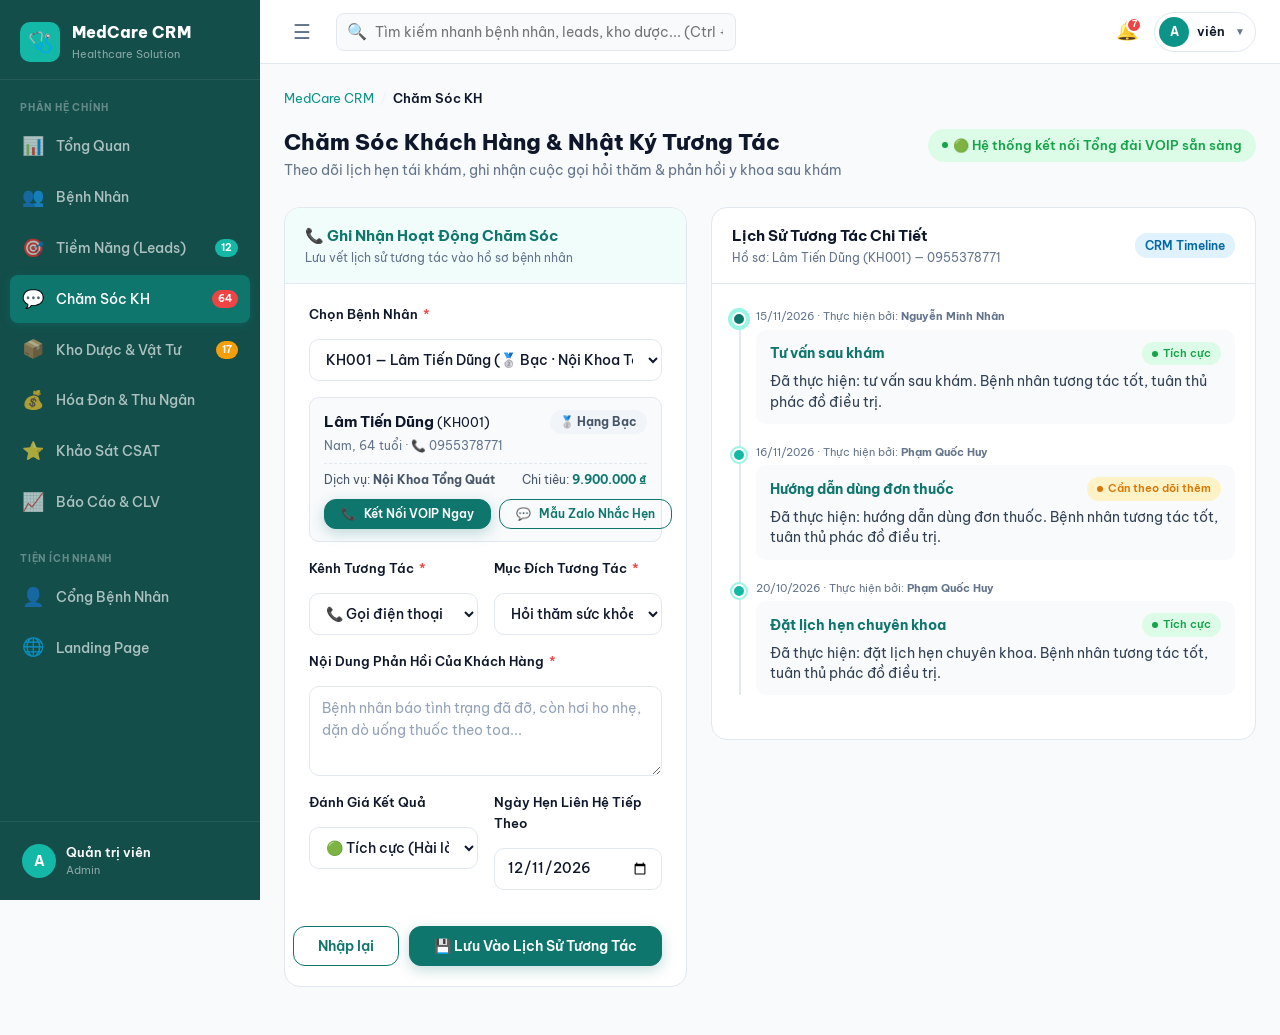
<file: dashboard/customer-care.html>
<!DOCTYPE html>
<html lang="vi">
<head>
  <meta charset="UTF-8">
  <meta name="viewport" content="width=device-width, initial-scale=1.0">
  <title>Chăm Sóc Khách Hàng (Customer Care) — MedCare CRM</title>
  
    <link rel="preconnect" href="https://fonts.googleapis.com">
  <link rel="preconnect" href="https://fonts.gstatic.com" crossorigin>
  <link href="https://fonts.googleapis.com/css2?family=Be+Vietnam+Pro:ital,wght@0,300;0,400;0,500;0,600;0,700;0,800;0,900;1,400;1,600&display=swap" rel="stylesheet">
  <link rel="stylesheet" href="../css/reset.css">
  <link rel="stylesheet" href="../css/variables.css">
  <link rel="stylesheet" href="../css/global.css">
  <link rel="stylesheet" href="../css/dashboard.css">
</head>
<body>

  <div id="appMount">
    <!-- Page Header -->
    <div class="page-header">
      <div class="page-header-left">
        <h1 class="page-title">Chăm Sóc Khách Hàng & Nhật Ký Tương Tác</h1>
        <p class="page-subtitle">Theo dõi lịch hẹn tái khám, ghi nhận cuộc gọi hỏi thăm & phản hồi y khoa sau khám</p>
      </div>
      <div class="page-header-actions">
        <span class="badge-status active" style="font-size:13px; padding:6px 14px;">
          🟢 Hệ thống kết nối Tổng đài VOIP sẵn sàng
        </span>
      </div>
    </div>

    <!-- Main 2-Column Grid -->
    <div style="display:grid; grid-template-columns: 1fr 1.35fr; gap:24px; align-items:start;">
      
      <!-- LEFT: FORM GHI NHẬN TƯƠNG TÁC -->
      <div class="data-card">
        <div class="data-card-header" style="background:#f0fdfa;">
          <div>
            <div class="data-card-title" style="color:#0f766e;">📞 Ghi Nhận Hoạt Động Chăm Sóc</div>
            <div style="font-size:12px; color:#64748b;">Lưu vết lịch sử tương tác vào hồ sơ bệnh nhân</div>
          </div>
        </div>

        <form id="careForm" style="padding:20px 24px;">
          <!-- Field: Chọn bệnh nhân -->
          <div class="form-group">
            <label class="form-label" for="carePatientSelect">
              Chọn Bệnh Nhân <span class="req">*</span>
            </label>
            <select id="carePatientSelect" class="form-control" required>
              <!-- Filled by JS -->
            </select>
          </div>

          <!-- Patient Summary Card -->
          <div id="selectedPatientCard" style="background:#f8fafc; border:1px solid #e2e8f0; border-radius:10px; padding:12px 14px; margin-bottom:16px; font-size:13px;">
            <!-- Rendered by JS -->
          </div>

          <!-- Hình thức & Loại tương tác -->
          <div class="form-row">
            <div class="form-group">
              <label class="form-label">Kênh Tương Tác <span class="req">*</span></label>
              <select id="careChannel" class="form-control" required>
                <option value="Gọi điện">📞 Gọi điện thoại</option>
                <option value="Nhắn tin Zalo">💬 Tin nhắn Zalo</option>
                <option value="Gửi Email">✉️ Gửi Email</option>
                <option value="Gặp trực tiếp">🏥 Gặp trực tiếp tại phòng khám</option>
              </select>
            </div>

            <div class="form-group">
              <label class="form-label">Mục Đích Tương Tác <span class="req">*</span></label>
              <select id="careType" class="form-control" required>
                <option value="Hỏi thăm sức khỏe sau khám">Hỏi thăm sức khỏe sau khám</option>
                <option value="Nhắc lịch tái khám định kỳ">Nhắc lịch tái khám định kỳ</option>
                <option value="Thông báo kết quả xét nghiệm">Thông báo kết quả xét nghiệm</option>
                <option value="Tư vấn hướng dẫn dùng thuốc">Tư vấn hướng dẫn dùng thuốc</option>
                <option value="Giải quyết khiếu nại">Giải quyết khiếu nại</option>
              </select>
            </div>
          </div>

          <!-- Nội dung & Phản hồi -->
          <div class="form-group">
            <label class="form-label" for="careNotes">
              Nội Dung Phản Hồi Của Khách Hàng <span class="req">*</span>
            </label>
            <textarea 
              id="careNotes" 
              class="form-control" 
              rows="3" 
              placeholder="Bệnh nhân báo tình trạng đã đỡ, còn hơi ho nhẹ, dặn dò uống thuốc theo toa..."
              required
            ></textarea>
          </div>

          <div class="form-row">
            <div class="form-group">
              <label class="form-label">Đánh Giá Kết Quả</label>
              <select id="careResult" class="form-control">
                <option value="Tích cực (Hài lòng)">🟢 Tích cực (Hài lòng)</option>
                <option value="Bình thường (Đang theo dõi)">🟡 Bình thường (Đang theo dõi)</option>
                <option value="Cần bác sĩ gọi lại">🔴 Cần bác sĩ gọi lại gấp</option>
              </select>
            </div>

            <div class="form-group">
              <label class="form-label">Ngày Hẹn Liên Hệ Tiếp Theo</label>
              <input type="date" id="careNextDate" class="form-control">
            </div>
          </div>

          <div style="display:flex; justify-content:flex-end; gap:10px; margin-top:20px;">
            <button type="reset" class="btn btn-outline">Nhập lại</button>
            <button type="submit" class="btn btn-primary">💾 Lưu Vào Lịch Sử Tương Tác</button>
          </div>
        </form>
      </div>

      <!-- RIGHT: DÒNG THỜI GIAN LỊCH SỬ TƯƠNG TÁC (TIMELINE) -->
      <div class="data-card">
        <div class="data-card-header">
          <div>
            <div class="data-card-title">Lịch Sử Tương Tác Chi Tiết</div>
            <div style="font-size:12px; color:#64748b;" id="timelinePatientTitle">
              Chọn bệnh nhân để xem toàn bộ lịch sử chăm sóc
            </div>
          </div>
          <span style="font-size:12px; background:#e0f2fe; color:#0369a1; padding:3px 10px; border-radius:12px; font-weight:600;">
            CRM Timeline
          </span>
        </div>

        <div style="padding:24px 20px;">
          <div class="timeline" id="patientTimeline">
            <!-- Rendered by JS -->
          </div>
        </div>
      </div>

    </div>

  </div>

  <!-- Scripts -->
  <script src="../js/data.js"></script>
  <script src="../js/auth.js"></script>
  <script src="../js/app-shell.js"></script>
  <script src="../js/customer-care.js"></script>
  <script>
    document.addEventListener('DOMContentLoaded', () => {
      initAppShell('Chăm Sóc KH');
      initCustomerCarePage();
    });
  </script>
</body>
</html>
</file>
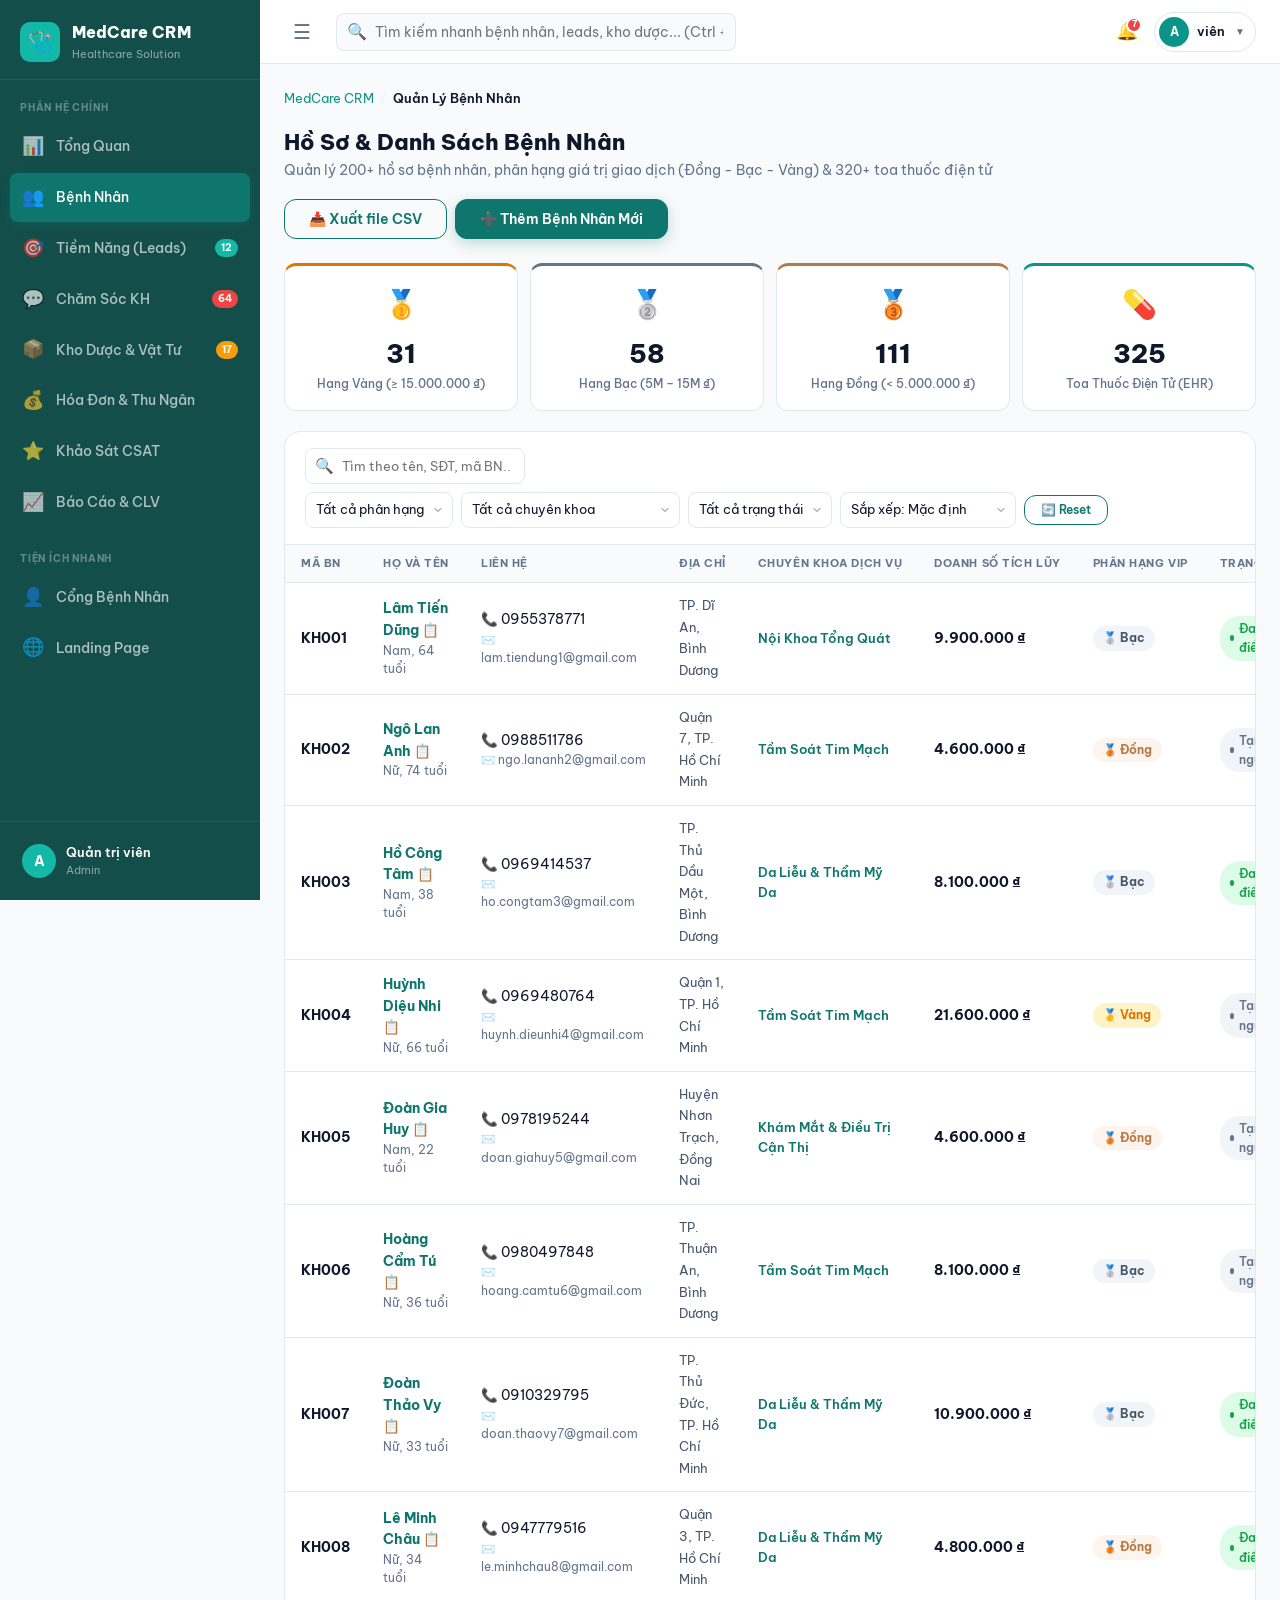
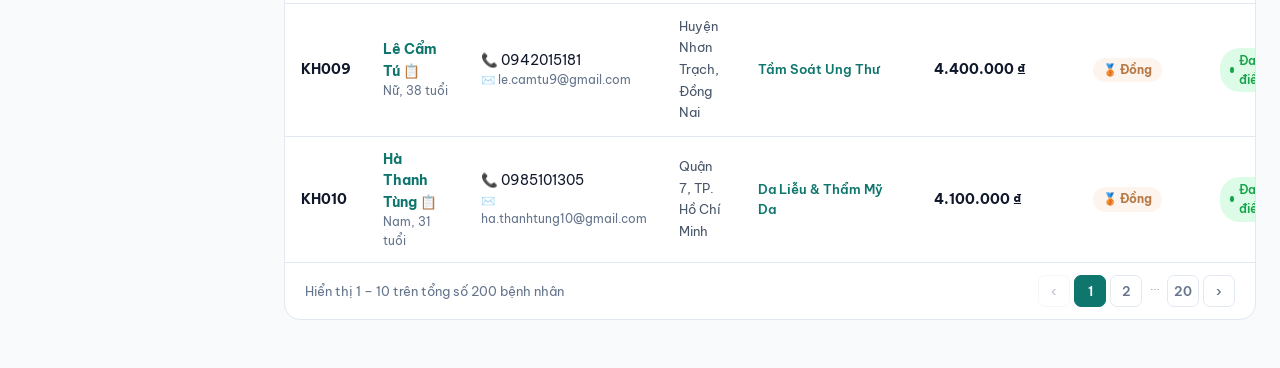
<file: dashboard/customers.html>
<!DOCTYPE html>
<html lang="vi">
<head>
  <meta charset="UTF-8">
  <meta name="viewport" content="width=device-width, initial-scale=1.0">
  <title>Quản Lý Bệnh Nhân — MedCare CRM</title>
  
    <link rel="preconnect" href="https://fonts.googleapis.com">
  <link rel="preconnect" href="https://fonts.gstatic.com" crossorigin>
  <link href="https://fonts.googleapis.com/css2?family=Be+Vietnam+Pro:ital,wght@0,300;0,400;0,500;0,600;0,700;0,800;0,900;1,400;1,600&display=swap" rel="stylesheet">
  <link rel="stylesheet" href="../css/reset.css">
  <link rel="stylesheet" href="../css/variables.css">
  <link rel="stylesheet" href="../css/global.css">
  <link rel="stylesheet" href="../css/dashboard.css">
</head>
<body>

  <div id="appMount">
    <!-- Page Header -->
    <div class="page-header">
      <div class="page-header-left">
        <h1 class="page-title">Hồ Sơ & Danh Sách Bệnh Nhân</h1>
        <p class="page-subtitle">Quản lý 200+ hồ sơ bệnh nhân, phân hạng giá trị giao dịch (Đồng - Bạc - Vàng) &amp; 320+ toa thuốc điện tử</p>
      </div>
      <div class="page-header-actions">
        <button class="btn btn-outline" id="btnExportCSV">📥 Xuất file CSV</button>
        <button class="btn btn-primary" id="btnOpenAddModal">➕ Thêm Bệnh Nhân Mới</button>
      </div>
    </div>

    <!-- Quick Rank Stats Bar -->
    <div class="rank-stats-grid">
      <div class="rank-stat-card" style="border-top:3px solid #d97706;">
        <div class="rank-stat-icon">🥇</div>
        <div class="rank-stat-count" id="statGoldCount">0</div>
        <div class="rank-stat-label">Hạng Vàng (≥ 15.000.000 ₫)</div>
      </div>
      <div class="rank-stat-card" style="border-top:3px solid #64748b;">
        <div class="rank-stat-icon">🥈</div>
        <div class="rank-stat-count" id="statSilverCount">0</div>
        <div class="rank-stat-label">Hạng Bạc (5M – 15M ₫)</div>
      </div>
      <div class="rank-stat-card" style="border-top:3px solid #b77945;">
        <div class="rank-stat-icon">🥉</div>
        <div class="rank-stat-count" id="statBronzeCount">0</div>
        <div class="rank-stat-label">Hạng Đồng (&lt; 5.000.000 ₫)</div>
      </div>
      <div class="rank-stat-card" style="border-top:3px solid #0d9488;">
        <div class="rank-stat-icon">💊</div>
        <div class="rank-stat-count" id="statRxCount">0</div>
        <div class="rank-stat-label">Toa Thuốc Điện Tử (EHR)</div>
      </div>
    </div>

    <!-- Main Data Card -->
    <div class="data-card">
      <div class="data-card-header">
        <div class="data-card-toolbar" style="width:100%; justify-content:space-between;">
          <!-- Search box -->
          <div class="search-input-wrap">
            <span class="search-input-icon">🔍</span>
            <input type="text" id="patientSearchInput" placeholder="Tìm theo tên, SĐT, mã BN...">
          </div>

          <!-- Filters -->
          <div style="display:flex; gap:8px; align-items:center; flex-wrap:wrap;">
            <select class="filter-select" id="rankFilter">
              <option value="all">Tất cả phân hạng</option>
              <option value="gold">🥇 Hạng Vàng</option>
              <option value="silver">🥈 Hạng Bạc</option>
              <option value="bronze">🥉 Hạng Đồng</option>
            </select>

            <select class="filter-select" id="serviceFilter">
              <option value="all">Tất cả chuyên khoa</option>
            </select>

            <select class="filter-select" id="statusFilter">
              <option value="all">Tất cả trạng thái</option>
              <option value="active">Đang điều trị</option>
              <option value="inactive">Tạm ngưng</option>
            </select>

            <select class="filter-select" id="sortFilter">
              <option value="default">Sắp xếp: Mặc định</option>
              <option value="spent-desc">💰 Doanh số cao nhất</option>
              <option value="spent-asc">Doanh số thấp nhất</option>
              <option value="name-asc">Tên bệnh nhân A → Z</option>
              <option value="visits-desc">Lượt khám nhiều nhất</option>
            </select>

            <button class="btn btn-outline btn-sm" id="btnResetFilters" title="Đặt lại bộ lọc">
              🔄 Reset
            </button>
          </div>
        </div>
      </div>

      <!-- Table -->
      <div class="table-wrap">
        <table>
          <thead>
            <tr>
              <th>Mã BN</th>
              <th>Họ và Tên</th>
              <th>Liên Hệ</th>
              <th>Địa Chỉ</th>
              <th>Chuyên Khoa Dịch Vụ</th>
              <th>Doanh Số Tích Lũy</th>
              <th>Phân Hạng VIP</th>
              <th>Trạng Thái</th>
              <th>Thao Tác</th>
            </tr>
          </thead>
          <tbody id="patientTableBody">
            <!-- Rendered by JS -->
          </tbody>
        </table>
      </div>

      <!-- Pagination -->
      <div class="pagination-wrap">
        <div id="paginationInfo">Hiển thị 1 – 10 trên tổng số 200 bệnh nhân</div>
        <div class="pagination" id="paginationControls"></div>
      </div>
    </div>

  </div>

  <!-- Modal: Thêm / Sửa Bệnh Nhân -->
  <div class="modal-backdrop" id="patientModal">
    <div class="modal modal-lg">
      <div class="modal-header">
        <h3 class="modal-title" id="modalTitle">Thêm Bệnh Nhân Mới</h3>
        <button class="modal-close" id="btnCloseModal">✕</button>
      </div>
      <form id="patientForm">
        <div class="modal-body">
          <input type="hidden" id="editPatientId">

          <div class="form-row">
            <div class="form-group">
              <label class="form-label">Họ và Tên <span class="req">*</span></label>
              <input type="text" class="form-control" id="pName" placeholder="Ví dụ: Nguyễn Văn An" required minlength="2">
            </div>
            <div class="form-group">
              <label class="form-label">Số Điện Thoại <span class="req">*</span></label>
              <input type="tel" class="form-control" id="pPhone" placeholder="09xxxxxxxx" required pattern="^0[0-9]{9}$">
              <div class="form-hint">Định dạng 10 số, bắt đầu bằng số 0</div>
            </div>
          </div>

          <div class="form-row">
            <div class="form-group">
              <label class="form-label">Email</label>
              <input type="email" class="form-control" id="pEmail" placeholder="email@domain.com">
            </div>
            <div class="form-group">
              <label class="form-label">Giới Tính & Tuổi</label>
              <div style="display:flex; gap:10px;">
                <select class="form-control" id="pGender" style="flex:1;">
                  <option value="Nam">Nam</option>
                  <option value="Nữ">Nữ</option>
                </select>
                <input type="number" class="form-control" id="pAge" placeholder="Tuổi" style="width:90px;" min="1" max="120" value="30">
              </div>
            </div>
          </div>

          <div class="form-row">
            <div class="form-group">
              <label class="form-label">Chuyên Khoa Quan Tâm / Điều Trị <span class="req">*</span></label>
              <select class="form-control" id="pService" required>
                <!-- Filled from SERVICES -->
              </select>
            </div>
            <div class="form-group">
              <label class="form-label">Khu Vực / Quận Huyện</label>
              <input type="text" class="form-control" id="pAddress" placeholder="Ví dụ: Quận 1, TP.HCM">
            </div>
          </div>

          <div class="form-row">
            <div class="form-group">
              <label class="form-label">Doanh Số Chi Tiêu Tích Lũy (VNĐ) <span class="req">*</span></label>
              <input type="number" class="form-control" id="pSpent" placeholder="5000000" min="0" step="100000" required>
              <div class="form-hint" id="rankPreviewHint">Hạng tính toán tự động: 🥉 Hạng Đồng</div>
            </div>
            <div class="form-group">
              <label class="form-label">Trạng Thái Hồ Sơ</label>
              <select class="form-control" id="pStatus">
                <option value="active">Đang điều trị / Theo dõi</option>
                <option value="inactive">Tạm ngưng</option>
              </select>
            </div>
          </div>

          <div class="form-group">
            <label class="form-label">Ghi Chú Y Khoa / Nhu Cầu CSKH</label>
            <textarea class="form-control" id="pNotes" rows="2" placeholder="Ghi chú bệnh sử, dặn dò hoặc lưu ý chăm sóc..."></textarea>
          </div>
        </div>
        <div class="modal-footer">
          <button type="button" class="btn btn-outline" id="btnCancelModal">Hủy bỏ</button>
          <button type="submit" class="btn btn-primary" id="btnSavePatient">Lưu Hồ Sơ</button>
        </div>
      </form>
    </div>
  </div>

  <!-- Modal 2: Bệnh Án Điện Tử MedCare 360° (Electronic Health Record Modal) -->
  <div class="spotlight-backdrop" id="ehrModal" style="align-items:center; padding-top:0;">
    <div class="ehr-modal-box">
      <div id="ehrModalContent">
        <!-- Rendered dynamically by renderEHRModal() in customers.js -->
      </div>
    </div>
  </div>

  <!-- Scripts -->
  <script src="../js/data.js"></script>
  <script src="../js/auth.js"></script>
  <script src="../js/app-shell.js"></script>
  <script src="../js/customers.js"></script>
  <script>
    document.addEventListener('DOMContentLoaded', () => {
      initAppShell('Quản Lý Bệnh Nhân');
      initCustomersPage();
    });
  </script>
</body>
</html>
</file>
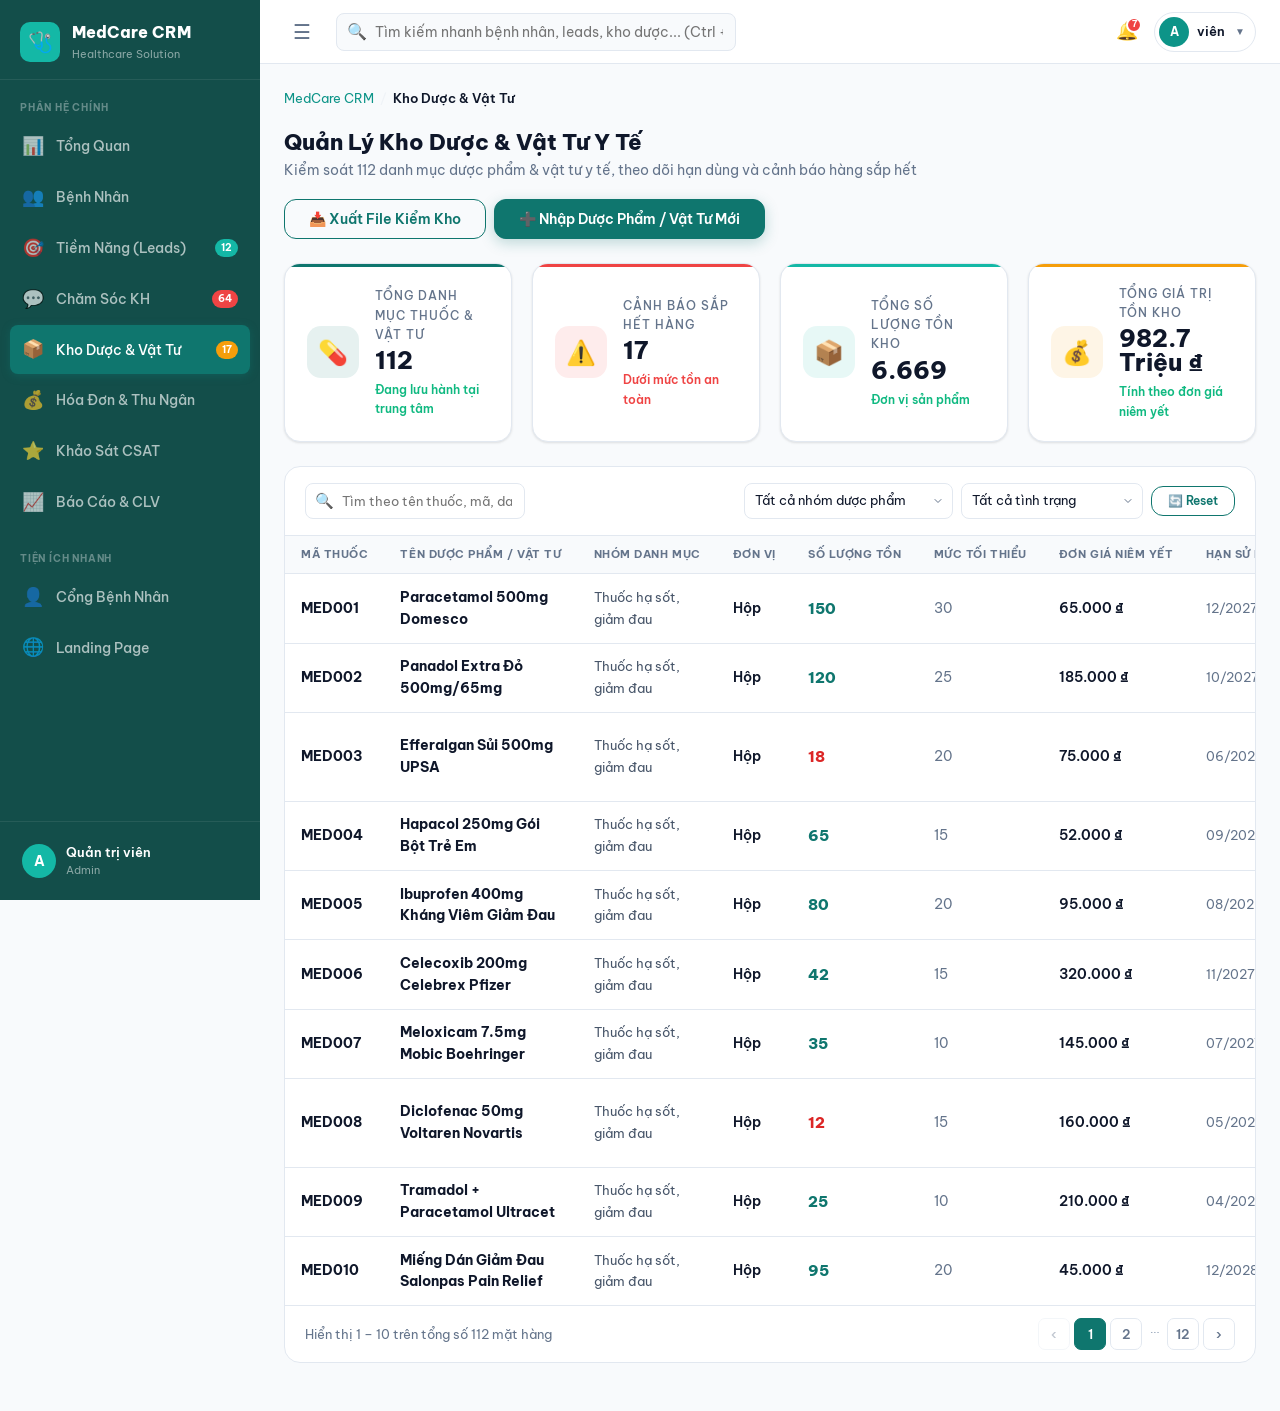
<file: dashboard/inventory.html>
<!DOCTYPE html>
<html lang="vi">
<head>
  <meta charset="UTF-8">
  <meta name="viewport" content="width=device-width, initial-scale=1.0">
  <title>Kho Dược & Vật Tư Y Tế — MedCare CRM</title>
  
    <link rel="preconnect" href="https://fonts.googleapis.com">
  <link rel="preconnect" href="https://fonts.gstatic.com" crossorigin>
  <link href="https://fonts.googleapis.com/css2?family=Be+Vietnam+Pro:ital,wght@0,300;0,400;0,500;0,600;0,700;0,800;0,900;1,400;1,600&display=swap" rel="stylesheet">
  <link rel="stylesheet" href="../css/reset.css">
  <link rel="stylesheet" href="../css/variables.css">
  <link rel="stylesheet" href="../css/global.css">
  <link rel="stylesheet" href="../css/dashboard.css">
</head>
<body>

  <div id="appMount">
    <!-- Page Header -->
    <div class="page-header">
      <div class="page-header-left">
        <h1 class="page-title">Quản Lý Kho Dược &amp; Vật Tư Y Tế</h1>
        <p class="page-subtitle">Kiểm soát 112 danh mục dược phẩm &amp; vật tư y tế, theo dõi hạn dùng và cảnh báo hàng sắp hết</p>
      </div>
      <div class="page-header-actions">
        <button class="btn btn-outline" id="btnExportInventory">📥 Xuất File Kiểm Kho</button>
        <button class="btn btn-primary" id="btnOpenAddMedicineModal">➕ Nhập Dược Phẩm / Vật Tư Mới</button>
      </div>
    </div>

    <!-- 4 KPI Cards -->
    <div class="kpi-grid">
      <div class="kpi-card" style="--kpi-color: #0f766e; --kpi-bg: rgba(15,118,110,0.1);">
        <div class="kpi-icon-wrap">💊</div>
        <div class="kpi-info">
          <div class="kpi-label">Tổng Danh Mục Thuốc &amp; Vật Tư</div>
          <div class="kpi-value" id="kpiTotalItems">112</div>
          <div class="kpi-delta up">Đang lưu hành tại trung tâm</div>
        </div>
      </div>

      <div class="kpi-card" style="--kpi-color: #ef4444; --kpi-bg: rgba(239,68,68,0.1);">
        <div class="kpi-icon-wrap">⚠️</div>
        <div class="kpi-info">
          <div class="kpi-label">Cảnh Báo Sắp Hết Hàng</div>
          <div class="kpi-value" id="kpiLowStock">3</div>
          <div class="kpi-delta down">Dưới mức tồn an toàn</div>
        </div>
      </div>

      <div class="kpi-card" style="--kpi-color: #14b8a6; --kpi-bg: rgba(20,184,166,0.1);">
        <div class="kpi-icon-wrap">📦</div>
        <div class="kpi-info">
          <div class="kpi-label">Tổng Số Lượng Tồn Kho</div>
          <div class="kpi-value" id="kpiTotalQty">722</div>
          <div class="kpi-delta up">Đơn vị sản phẩm</div>
        </div>
      </div>

      <div class="kpi-card" style="--kpi-color: #f59e0b; --kpi-bg: rgba(245,158,11,0.1);">
        <div class="kpi-icon-wrap">💰</div>
        <div class="kpi-info">
          <div class="kpi-label">Tổng Giá Trị Tồn Kho</div>
          <div class="kpi-value" id="kpiTotalVal">0 ₫</div>
          <div class="kpi-delta up">Tính theo đơn giá niêm yết</div>
        </div>
      </div>
    </div>

    <!-- Inventory Table Card -->
    <div class="data-card">
      <div class="data-card-header">
        <div class="data-card-toolbar" style="width:100%; justify-content:space-between;">
          <!-- Search box -->
          <div class="search-input-wrap">
            <span class="search-input-icon">🔍</span>
            <input type="text" id="inventorySearch" placeholder="Tìm theo tên thuốc, mã, danh mục...">
          </div>

          <!-- Filters -->
          <div style="display:flex; gap:8px; align-items:center;">
            <select class="filter-select" id="invCategoryFilter">
              <option value="all">Tất cả nhóm dược phẩm</option>
            </select>

            <select class="filter-select" id="invStatusFilter">
              <option value="all">Tất cả tình trạng</option>
              <option value="low">⚠️ Sắp hết (Cần nhập)</option>
              <option value="normal">🟢 Tồn kho an toàn</option>
            </select>

            <button class="btn btn-outline btn-sm" id="btnResetInvFilters">🔄 Reset</button>
          </div>
        </div>
      </div>

      <div class="table-wrap">
        <table>
          <thead>
            <tr>
              <th>Mã Thuốc</th>
              <th>Tên Dược Phẩm / Vật Tư</th>
              <th>Nhóm Danh Mục</th>
              <th>Đơn Vị</th>
              <th>Số Lượng Tồn</th>
              <th>Mức Tối Thiểu</th>
              <th>Đơn Giá Niêm Yết</th>
              <th>Hạn Sử Dụng</th>
              <th>Tình Trạng</th>
              <th>Thao Tác</th>
            </tr>
          </thead>
          <tbody id="inventoryTableBody">
            <!-- Rendered by JS -->
          </tbody>
        </table>
      </div>

      <!-- Pagination -->
      <div class="pagination-wrap">
        <div id="invPaginationInfo">Hiển thị 1 – 10 trên tổng số 112 mặt hàng</div>
        <div class="pagination" id="invPaginationControls"></div>
      </div>
    </div>

  </div>

  <!-- Modal Nhập Kho / Cập Nhật -->
  <div class="modal-backdrop" id="medicineModal">
    <div class="modal">
      <div class="modal-header">
        <h3 class="modal-title" id="medicineModalTitle">Nhập Dược Phẩm Mới</h3>
        <button class="modal-close" id="btnCloseMedModal">✕</button>
      </div>
      <form id="medicineForm">
        <div class="modal-body">
          <input type="hidden" id="editMedId">

          <div class="form-group">
            <label class="form-label">Tên Thuốc / Vật Tư Y Tế <span class="req">*</span></label>
            <input type="text" class="form-control" id="medName" placeholder="Ví dụ: Paracetamol 500mg" required>
          </div>

          <div class="form-row">
            <div class="form-group">
              <label class="form-label">Nhóm Danh Mục <span class="req">*</span></label>
              <select class="form-control" id="medCategory" required>
                <option value="Thuốc hạ sốt, giảm đau">Thuốc hạ sốt, giảm đau</option>
                <option value="Kháng sinh">Kháng sinh</option>
                <option value="Vật tư chẩn đoán">Vật tư chẩn đoán</option>
                <option value="Vật tư tiêu hao">Vật tư tiêu hao</option>
                <option value="Sát khuẩn">Sát khuẩn</option>
                <option value="Bảo hộ y tế">Bảo hộ y tế</option>
                <option value="Thực phẩm bổ sung">Thực phẩm bổ sung</option>
                <option value="Chuyên khoa mắt">Chuyên khoa mắt</option>
                <option value="Vật tư nha khoa">Vật tư nha khoa</option>
              </select>
            </div>
            <div class="form-group">
              <label class="form-label">Đơn Vị Tính <span class="req">*</span></label>
              <select class="form-control" id="medUnit">
                <option value="Hộp">Hộp</option>
                <option value="Lọ">Lọ</option>
                <option value="Chai">Chai</option>
                <option value="Gói">Gói</option>
                <option value="Bộ">Bộ</option>
                <option value="Cái">Cái</option>
              </select>
            </div>
          </div>

          <div class="form-row">
            <div class="form-group">
              <label class="form-label">Số Lượng Nhập <span class="req">*</span></label>
              <input type="number" class="form-control" id="medStock" min="1" value="50" required>
            </div>
            <div class="form-group">
              <label class="form-label">Mức Tồn Tối Thiểu <span class="req">*</span></label>
              <input type="number" class="form-control" id="medMinStock" min="1" value="20" required>
            </div>
          </div>

          <div class="form-row">
            <div class="form-group">
              <label class="form-label">Đơn Giá Niêm Yết (₫) <span class="req">*</span></label>
              <input type="number" class="form-control" id="medPrice" min="1000" step="1000" value="50000" required>
            </div>
            <div class="form-group">
              <label class="form-label">Hạn Sử Dụng (MM/YYYY) <span class="req">*</span></label>
              <input type="text" class="form-control" id="medExpiry" placeholder="12/2027" required pattern="^(0[1-9]|1[0-2])\/\d{4}$">
              <div class="form-hint">Định dạng: MM/YYYY (Ví dụ: 12/2027)</div>
            </div>
          </div>
        </div>
        <div class="modal-footer">
          <button type="button" class="btn btn-outline" id="btnCancelMed">Hủy</button>
          <button type="submit" class="btn btn-primary">Lưu Vào Kho</button>
        </div>
      </form>
    </div>
  </div>

  <!-- Scripts -->
  <script src="../js/data.js"></script>
  <script src="../js/auth.js"></script>
  <script src="../js/app-shell.js"></script>
  <script src="../js/inventory.js"></script>
  <script>
    document.addEventListener('DOMContentLoaded', () => {
      initAppShell('Kho Dược & Vật Tư');
      initInventoryPage();
    });
  </script>
</body>
</html>
</file>
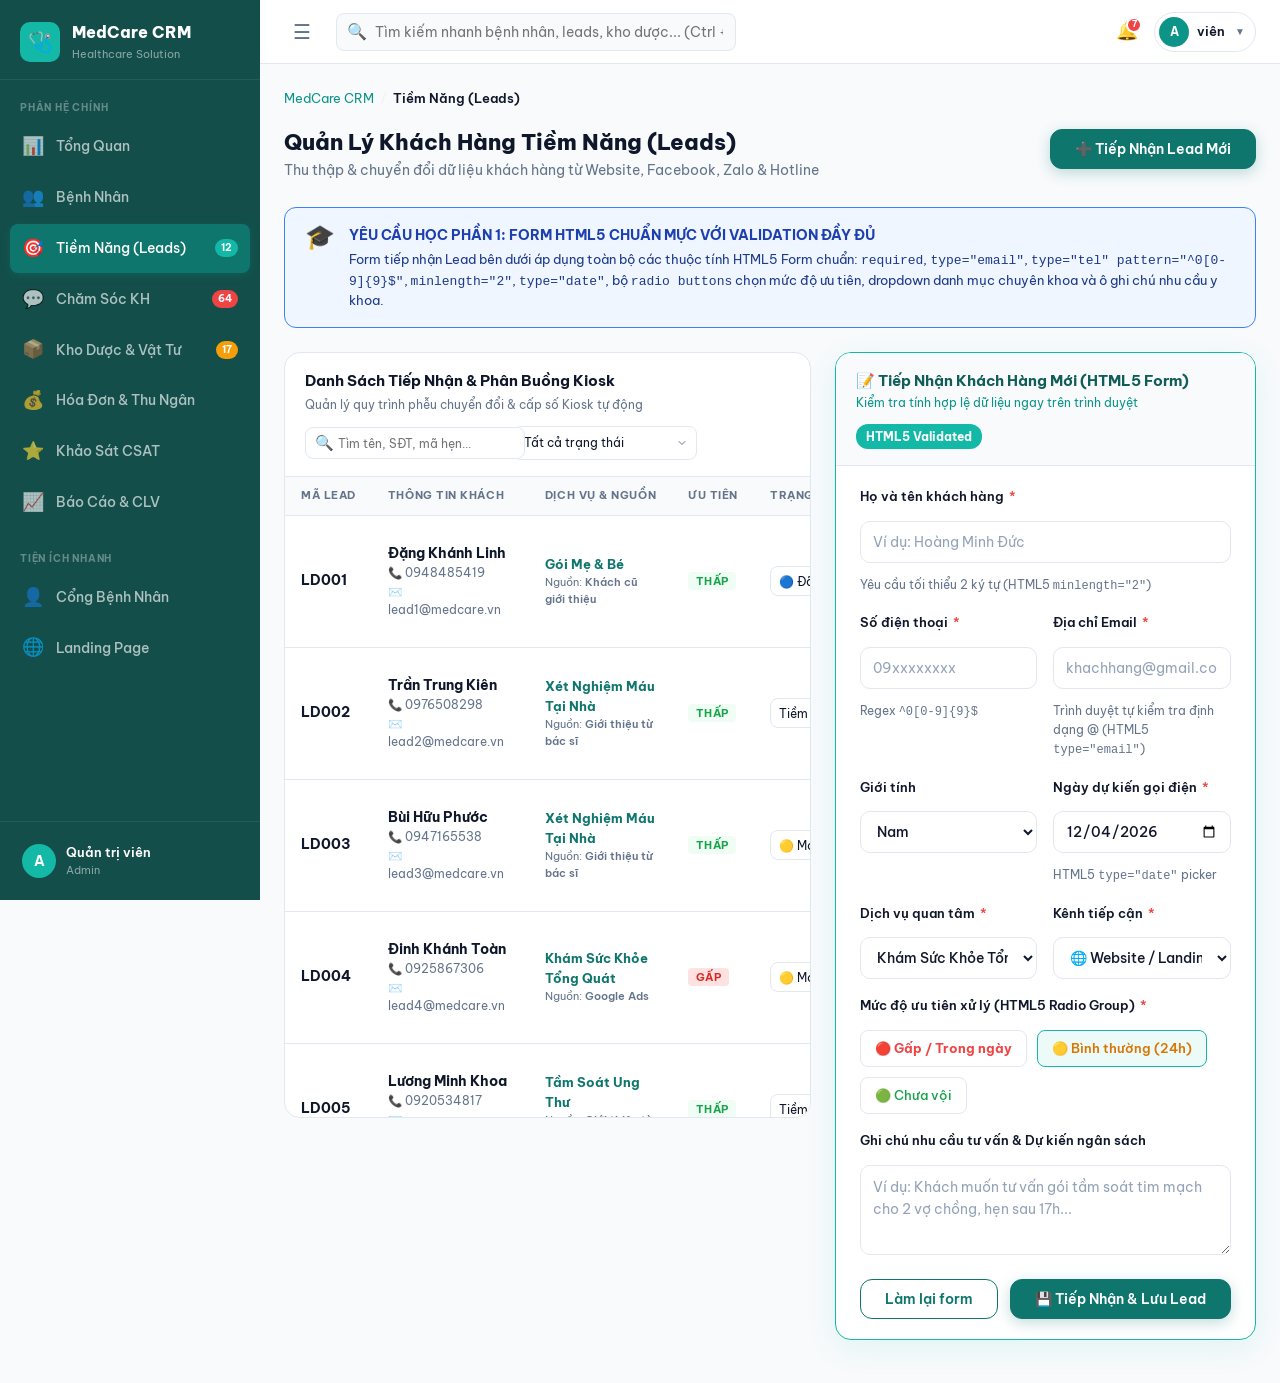
<file: dashboard/leads.html>
<!DOCTYPE html>
<html lang="vi">
<head>
  <meta charset="UTF-8">
  <meta name="viewport" content="width=device-width, initial-scale=1.0">
  <title>Quản Lý Khách Hàng Tiềm Năng (Leads) — MedCare CRM</title>
  
    <link rel="preconnect" href="https://fonts.googleapis.com">
  <link rel="preconnect" href="https://fonts.gstatic.com" crossorigin>
  <link href="https://fonts.googleapis.com/css2?family=Be+Vietnam+Pro:ital,wght@0,300;0,400;0,500;0,600;0,700;0,800;0,900;1,400;1,600&display=swap" rel="stylesheet">
  <link rel="stylesheet" href="../css/reset.css">
  <link rel="stylesheet" href="../css/variables.css">
  <link rel="stylesheet" href="../css/global.css">
  <link rel="stylesheet" href="../css/dashboard.css">
</head>
<body>

  <div id="appMount">
    <!-- Page Header -->
    <div class="page-header">
      <div class="page-header-left">
        <h1 class="page-title">Quản Lý Khách Hàng Tiềm Năng (Leads)</h1>
        <p class="page-subtitle">Thu thập & chuyển đổi dữ liệu khách hàng từ Website, Facebook, Zalo & Hotline</p>
      </div>
      <div class="page-header-actions">
        <button class="btn btn-primary" onclick="document.getElementById('leadFormCard').scrollIntoView({ behavior: 'smooth' })">
          ➕ Tiếp Nhận Lead Mới
        </button>
      </div>
    </div>

    <!-- Course Requirement Highlight Alert -->
    <div style="background:#eff6ff; border:1.5px solid #3b82f6; border-radius:12px; padding:16px 20px; margin-bottom:24px; display:flex; gap:14px; align-items:flex-start;">
      <div style="font-size:24px; line-height:1;">🎓</div>
      <div>
        <div style="font-weight:700; color:#1e40af; font-size:14px; margin-bottom:4px;">
          YÊU CẦU HỌC PHẦN 1: FORM HTML5 CHUẨN MỰC VỚI VALIDATION ĐẦY ĐỦ
        </div>
        <div style="font-size:13px; color:#1e3a8a; line-height:1.5;">
          Form tiếp nhận Lead bên dưới áp dụng toàn bộ các thuộc tính HTML5 Form chuẩn:
          <code>required</code>, <code>type="email"</code>, <code>type="tel" pattern="^0[0-9]{9}$"</code>, 
          <code>minlength="2"</code>, <code>type="date"</code>, bộ <code>radio buttons</code> chọn mức độ ưu tiên, 
          dropdown danh mục chuyên khoa và ô ghi chú nhu cầu y khoa.
        </div>
      </div>
    </div>

    <!-- Layout: 2 Columns (Left: Leads Table / Right: Form Tiếp Nhận HTML5) -->
    <div style="display:grid; grid-template-columns: 1.25fr 1fr; gap:24px; align-items:start;" id="leadsMainGrid">
      
      <!-- LEFT: BẢNG QUẢN LÝ LEADS -->
      <div class="data-card" style="margin-bottom:0;">
        <div class="data-card-header">
          <div>
            <div class="data-card-title">Danh Sách Tiếp Nhận & Phân Buồng Kiosk</div>
            <div style="font-size:12px; color:#64748b; margin-top:2px;">Quản lý quy trình phễu chuyển đổi & cấp số Kiosk tự động</div>
          </div>
          <div style="display:flex; gap:8px; align-items:center; flex-wrap:wrap;">
            <div class="search-input-wrap" style="width:200px;">
              <span class="search-input-icon">🔍</span>
              <input type="text" id="leadSearchInput" placeholder="Tìm tên, SĐT, mã hẹn..." style="height:32px; font-size:12px; padding-left:32px;">
            </div>
            <select class="filter-select" id="leadStatusFilter" style="height:34px; font-size:12px;">
              <option value="all">Tất cả trạng thái</option>
              <option value="new">🟡 Mới nhận / Chờ duyệt</option>
              <option value="contacted">🔵 Đã xếp số / Đã gọi</option>
              <option value="qualified">Tiềm năng cao</option>
              <option value="converted">🟢 Đã thành BN</option>
              <option value="lost">⚪ Không đạt / Đã hủy</option>
            </select>
          </div>
        </div>

        <div class="table-wrap" style="max-height:640px; overflow-y:auto;">
          <table>
            <thead>
              <tr>
                <th>Mã Lead</th>
                <th>Thông Tin Khách</th>
                <th>Dịch Vụ & Nguồn</th>
                <th>Ưu Tiên</th>
                <th>Trạng Thái</th>
                <th>Thao Tác</th>
              </tr>
            </thead>
            <tbody id="leadsTableBody">
              <!-- Rendered by JS -->
            </tbody>
          </table>
        </div>
      </div>

      <!-- RIGHT: FORM TIẾP NHẬN LEAD MỚI (COURSE REQUIREMENT #1) -->
      <div class="data-card" id="leadFormCard" style="border:1.5px solid var(--clr-primary-500,#14b8a6); box-shadow:0 8px 30px rgba(20,184,166,0.1);">
        <div class="data-card-header" style="background:var(--clr-bg-page,#f0fdfa);">
          <div>
            <div class="data-card-title" style="color:var(--clr-primary-800,#115e59);">
              📝 Tiếp Nhận Khách Hàng Mới (HTML5 Form)
            </div>
            <div style="font-size:12px; color:var(--clr-primary-600,#0d9488);">
              Kiểm tra tính hợp lệ dữ liệu ngay trên trình duyệt
            </div>
          </div>
          <span style="font-size:12px; background:var(--clr-primary-500,#14b8a6); color:#fff; padding:3px 10px; border-radius:12px; font-weight:700;">
            HTML5 Validated
          </span>
        </div>

        <form id="leadCaptureForm" style="padding:20px 24px;">
          <!-- Field 1: Họ tên (minlength, required) -->
          <div class="form-group">
            <label class="form-label" for="leadName">
              Họ và tên khách hàng <span class="req">*</span>
            </label>
            <input 
              type="text" 
              id="leadName" 
              name="leadName" 
              class="form-control" 
              placeholder="Ví dụ: Hoàng Minh Đức" 
              required 
              minlength="2" 
              maxlength="50"
            >
            <div class="form-hint">Yêu cầu tối thiểu 2 ký tự (HTML5 <code>minlength="2"</code>)</div>
          </div>

          <!-- Field 2 & 3: Điện thoại (pattern tel) & Email (type=email) -->
          <div class="form-row">
            <div class="form-group">
              <label class="form-label" for="leadPhone">
                Số điện thoại <span class="req">*</span>
              </label>
              <input 
                type="tel" 
                id="leadPhone" 
                name="leadPhone" 
                class="form-control" 
                placeholder="09xxxxxxxx" 
                required 
                pattern="^0[0-9]{9}$"
                title="Số điện thoại phải gồm đúng 10 chữ số và bắt đầu bằng số 0"
              >
              <div class="form-hint">Regex <code>^0[0-9]{9}$</code></div>
            </div>

            <div class="form-group">
              <label class="form-label" for="leadEmail">
                Địa chỉ Email <span class="req">*</span>
              </label>
              <input 
                type="email" 
                id="leadEmail" 
                name="leadEmail" 
                class="form-control" 
                placeholder="khachhang@gmail.com" 
                required
              >
              <div class="form-hint">Trình duyệt tự kiểm tra định dạng @ (HTML5 <code>type="email"</code>)</div>
            </div>
          </div>

          <!-- Field 4 & 5: Giới tính & Ngày dự kiến tư vấn -->
          <div class="form-row">
            <div class="form-group">
              <label class="form-label" for="leadGender">Giới tính</label>
              <select id="leadGender" class="form-control">
                <option value="Nam">Nam</option>
                <option value="Nữ">Nữ</option>
              </select>
            </div>

            <div class="form-group">
              <label class="form-label" for="leadContactDate">
                Ngày dự kiến gọi điện <span class="req">*</span>
              </label>
              <input 
                type="date" 
                id="leadContactDate" 
                class="form-control" 
                required
              >
              <div class="form-hint">HTML5 <code>type="date"</code> picker</div>
            </div>
          </div>

          <!-- Field 6 & 7: Dịch vụ quan tâm & Nguồn tiếp cận -->
          <div class="form-row">
            <div class="form-group">
              <label class="form-label" for="leadService">
                Dịch vụ quan tâm <span class="req">*</span>
              </label>
              <select id="leadService" class="form-control" required>
                <!-- Injected by JS -->
              </select>
            </div>

            <div class="form-group">
              <label class="form-label" for="leadSource">
                Kênh tiếp cận <span class="req">*</span>
              </label>
              <select id="leadSource" class="form-control" required>
                <option value="Website">🌐 Website / Landing Page</option>
                <option value="Facebook">📘 Facebook Chat</option>
                <option value="Zalo">💬 Zalo OA</option>
                <option value="Google Ads">🔍 Google Tìm Kiếm Ads</option>
                <option value="Giới thiệu">🤝 Bệnh nhân cũ giới thiệu</option>
                <option value="Hotline">📞 Gọi trực tiếp Hotline</option>
              </select>
            </div>
          </div>

          <!-- Field 8: Mức độ ưu tiên (HTML5 Radio Buttons) -->
          <div class="form-group">
            <label class="form-label">
              Mức độ ưu tiên xử lý (HTML5 Radio Group) <span class="req">*</span>
            </label>
            <div class="radio-group">
              <label class="radio-label">
                <input type="radio" name="leadPriority" value="high" required>
                <span style="color:#ef4444; font-weight:700;">🔴 Gấp / Trong ngày</span>
              </label>
              <label class="radio-label">
                <input type="radio" name="leadPriority" value="medium" checked>
                <span style="color:#d97706; font-weight:600;">🟡 Bình thường (24h)</span>
              </label>
              <label class="radio-label">
                <input type="radio" name="leadPriority" value="low">
                <span style="color:#16a34a; font-weight:500;">🟢 Chưa vội</span>
              </label>
            </div>
          </div>

          <!-- Field 9: Ghi chú nhu cầu (Textarea) -->
          <div class="form-group">
            <label class="form-label" for="leadNotes">Ghi chú nhu cầu tư vấn & Dự kiến ngân sách</label>
            <textarea 
              id="leadNotes" 
              class="form-control" 
              rows="3" 
              placeholder="Ví dụ: Khách muốn tư vấn gói tầm soát tim mạch cho 2 vợ chồng, hẹn sau 17h..."
            ></textarea>
          </div>

          <!-- Submit Buttons -->
          <div style="display:flex; gap:12px; margin-top:24px;">
            <button type="reset" class="btn btn-outline" style="flex:1;">
              Làm lại form
            </button>
            <button type="submit" class="btn btn-primary" style="flex:2;">
              💾 Tiếp Nhận & Lưu Lead
            </button>
          </div>
        </form>
      </div>

    </div>

  </div>

  <!-- Kiosk Dispatcher Modal -->
  <div class="spotlight-backdrop" id="kioskModal" style="align-items:center; padding-top:0;">
    <div class="portal-modal-box" style="max-width:500px;">
      <div class="portal-modal-header">
        <h3 class="portal-modal-title">🎟️ Phân Buồng Khám & Cấp Số Kiosk</h3>
        <button type="button" class="portal-modal-close" onclick="closeKioskModal()">✕</button>
      </div>
      <div class="portal-modal-body">
        <div style="background:#f0fdfa; border:1px solid #a7f3d0; border-radius:12px; padding:12px 16px; margin-bottom:16px;">
          <div style="font-size:11px; font-weight:800; color:#065f46; letter-spacing:0.05em; text-transform:uppercase;">Tiếp nhận bệnh nhân</div>
          <div style="font-size:16px; font-weight:800; color:#0f766e; margin:2px 0;" id="kioskPatientName">Nguyễn Văn An</div>
          <div style="font-size:12px; color:#475569;" id="kioskServiceText">Khoa Tim Mạch · BV Chợ Rẫy</div>
        </div>

        <form id="kioskDispatchForm" onsubmit="handleKioskDispatchSubmit(event)">
          <div class="form-group" style="margin-bottom:14px;">
            <label class="form-label">Chọn Buồng Khám Tiếp Nhận *</label>
            <select id="kioskRoomSelect" class="form-control" required>
              <option value="Buồng 01 — Tim Mạch & Huyết Áp (Tầng 1)">Buồng 01 — Tim Mạch & Huyết Áp (Tầng 1)</option>
              <option value="Buồng 02 — Nội Tiết & Đái Tháo Đường (Tầng 1)">Buồng 02 — Nội Tiết & Đái Tháo Đường (Tầng 1)</option>
              <option value="Buồng 03 — Tiêu Hóa & Gan Mật (Tầng 2)">Buồng 03 — Tiêu Hóa & Gan Mật (Tầng 2)</option>
              <option value="Buồng 04 — Cơ Xương Khớp & Chấn Thương (Tầng 2)">Buồng 04 — Cơ Xương Khớp & Chấn Thương (Tầng 2)</option>
              <option value="Buồng 05 — Khám Tổng Quát Theo Yêu Cầu (Tầng 1)">Buồng 05 — Khám Tổng Quát Theo Yêu Cầu (Tầng 1)</option>
            </select>
          </div>

          <div class="form-group" style="margin-bottom:14px;">
            <label class="form-label">Phân Loại Ưu Tiên Tiếp Đón *</label>
            <select id="kioskPrioritySelect" class="form-control" required>
              <option value="Ưu tiên Kiosk thường">Tiêu chuẩn Kiosk thường</option>
              <option value="Ưu tiên người cao tuổi / trẻ em">Ưu tiên người cao tuổi / trẻ em / phụ nữ có thai</option>
              <option value="Ưu tiên khách VIP Vàng">Ưu tiên khách hàng VIP Vàng</option>
            </select>
          </div>

          <div class="form-group" style="margin-bottom:20px;">
            <label class="form-label">Số Thứ Tự Kiosk Đề Xuất</label>
            <div style="display:flex; gap:10px; align-items:center;">
              <input type="text" id="kioskNumberInput" class="form-control" style="font-size:18px; font-weight:800; color:#0f766e; text-align:center;" required>
              <button type="button" class="btn btn-outline btn-sm" onclick="generateNewKioskNumber()">Tạo mới 🎲</button>
            </div>
            <div class="form-hint">Số này sẽ hiển thị trực tiếp trên màn hình Kiosk và điện thoại của Bệnh nhân.</div>
          </div>

          <div style="display:flex; gap:10px;">
            <button type="button" class="btn btn-outline" style="flex:1;" onclick="closeKioskModal()">Hủy</button>
            <button type="submit" class="btn btn-primary" style="flex:2;">
              ✓ Xác Nhận & Cấp Số Tiếp Đón
            </button>
          </div>
        </form>
      </div>
    </div>
  </div>

  <!-- Scripts -->
  <script src="../js/data.js"></script>
  <script src="../js/auth.js"></script>
  <script src="../js/app-shell.js"></script>
  <script src="../js/leads.js"></script>
  <script>
    document.addEventListener('DOMContentLoaded', () => {
      initAppShell('Tiềm Năng (Leads)');
      initLeadsPage();
    });
  </script>
</body>
</html>
</file>
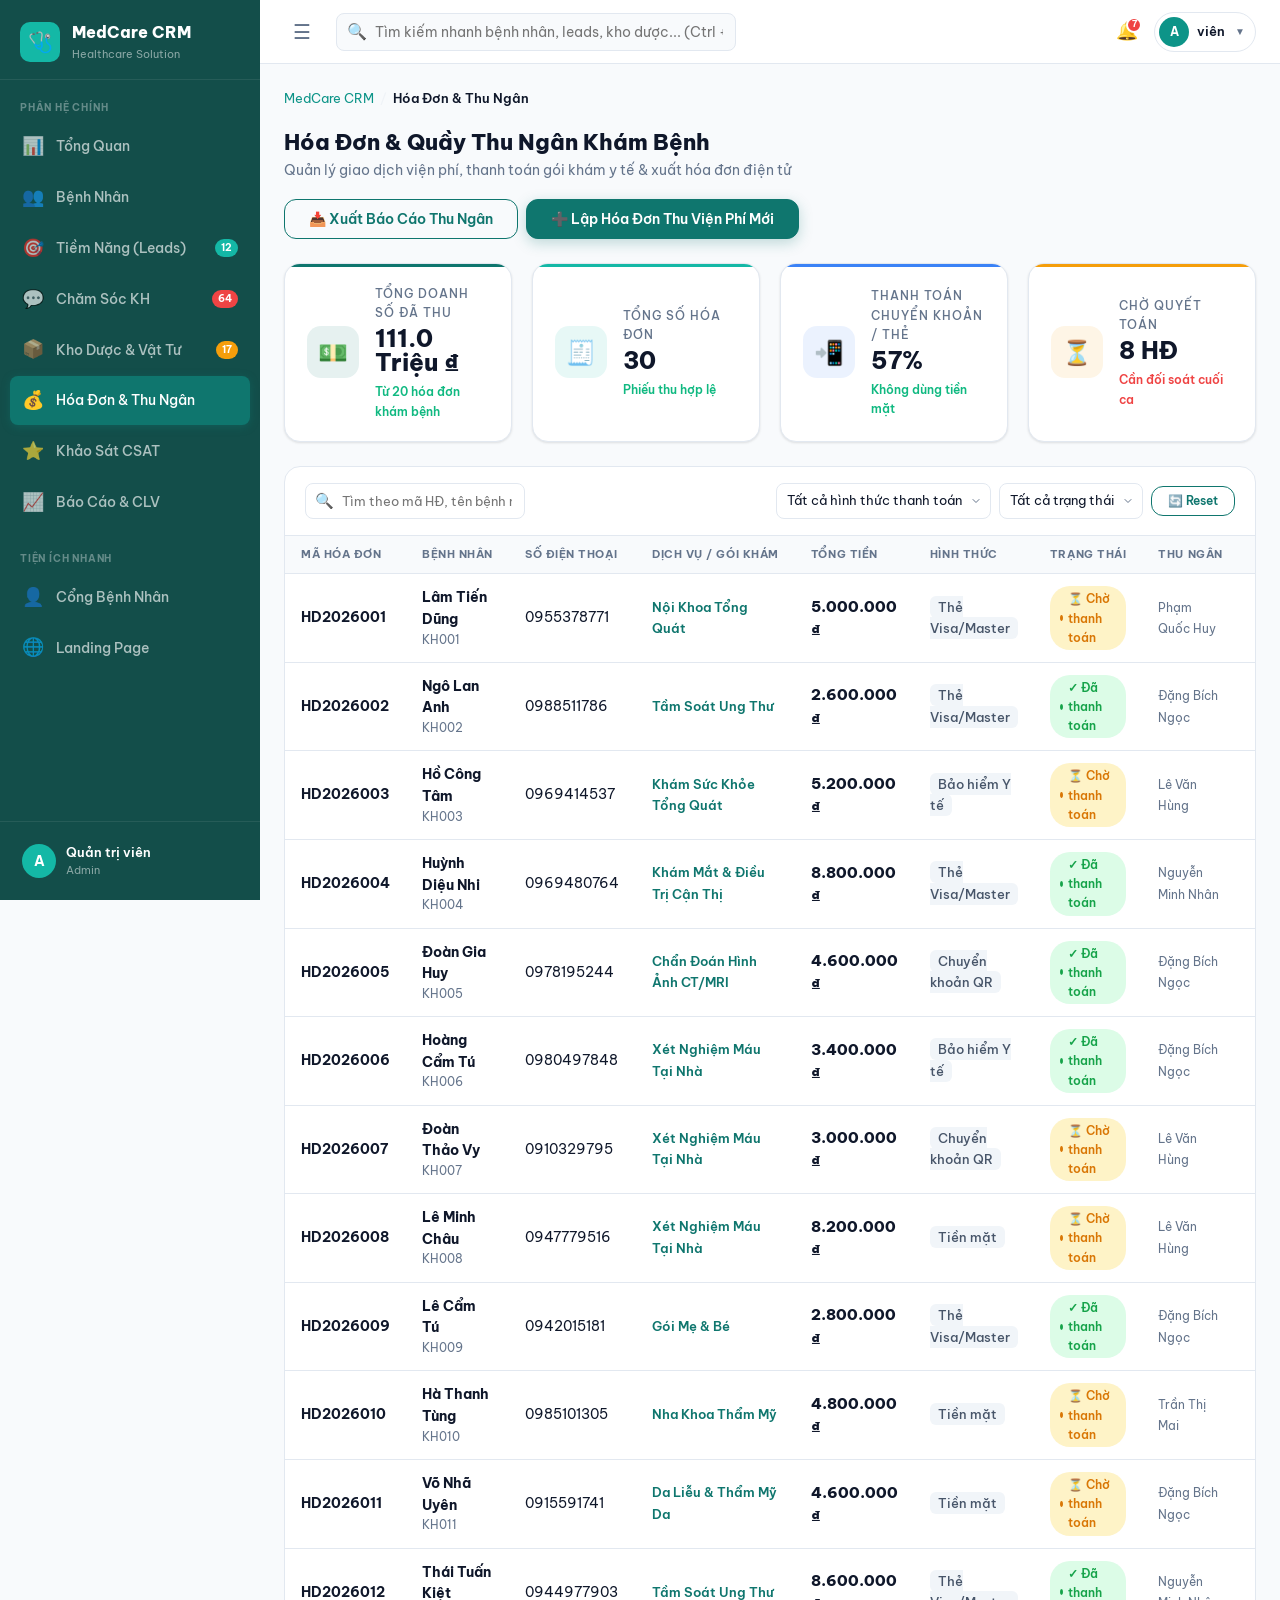
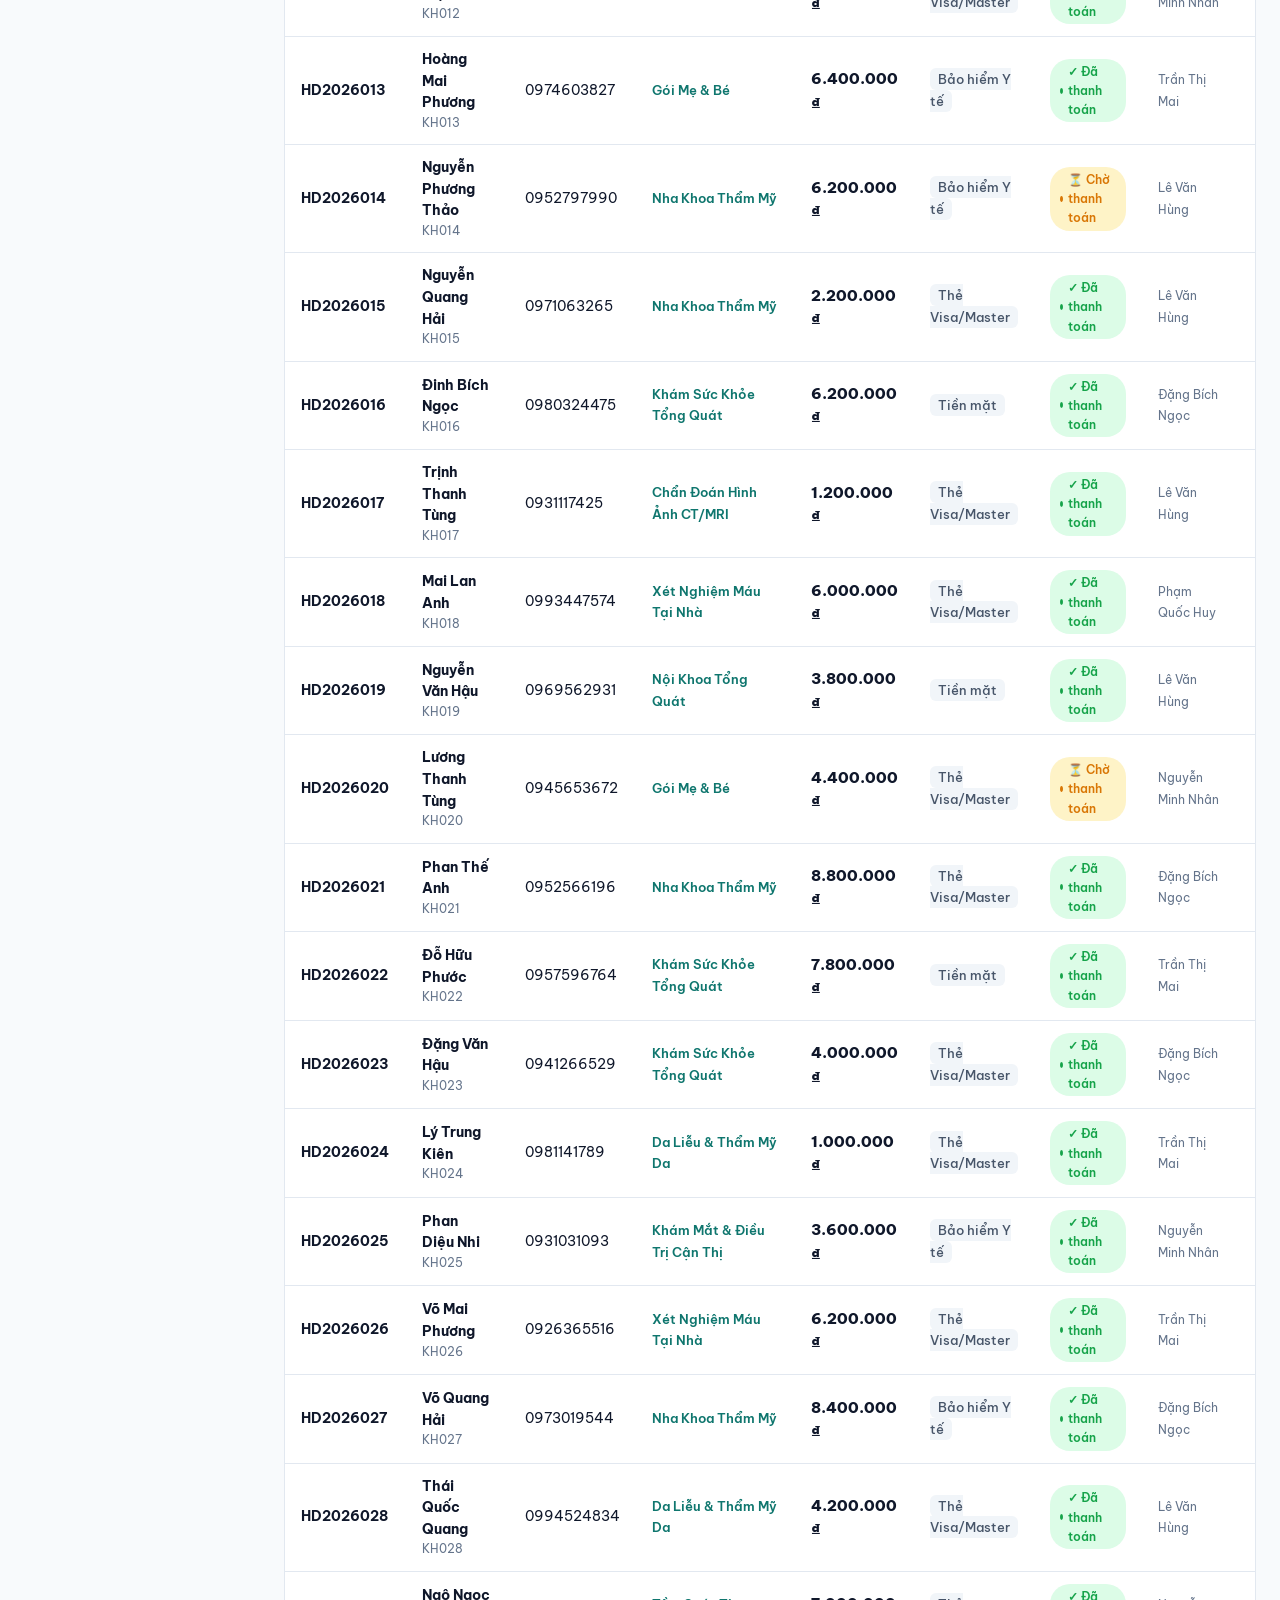
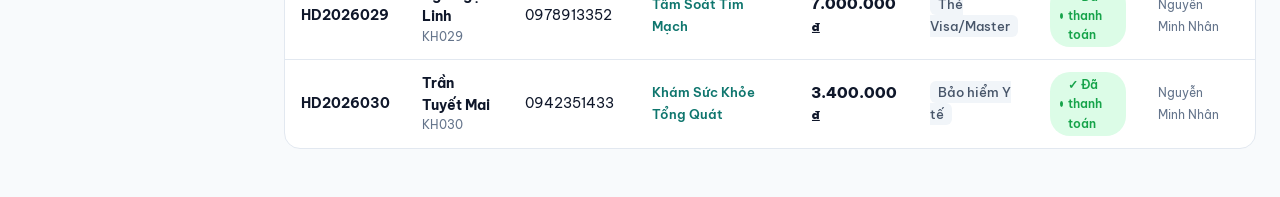
<file: dashboard/sales.html>
<!DOCTYPE html>
<html lang="vi">
<head>
  <meta charset="UTF-8">
  <meta name="viewport" content="width=device-width, initial-scale=1.0">
  <title>Hóa Đơn & Thu Ngân — MedCare CRM</title>
  
    <link rel="preconnect" href="https://fonts.googleapis.com">
  <link rel="preconnect" href="https://fonts.gstatic.com" crossorigin>
  <link href="https://fonts.googleapis.com/css2?family=Be+Vietnam+Pro:ital,wght@0,300;0,400;0,500;0,600;0,700;0,800;0,900;1,400;1,600&display=swap" rel="stylesheet">
  <link rel="stylesheet" href="../css/reset.css">
  <link rel="stylesheet" href="../css/variables.css">
  <link rel="stylesheet" href="../css/global.css">
  <link rel="stylesheet" href="../css/dashboard.css">
</head>
<body>

  <div id="appMount">
    <!-- Page Header -->
    <div class="page-header">
      <div class="page-header-left">
        <h1 class="page-title">Hóa Đơn & Quầy Thu Ngân Khám Bệnh</h1>
        <p class="page-subtitle">Quản lý giao dịch viện phí, thanh toán gói khám y tế & xuất hóa đơn điện tử</p>
      </div>
      <div class="page-header-actions">
        <button class="btn btn-outline" id="btnExportInvoices">📥 Xuất Báo Cáo Thu Ngân</button>
        <button class="btn btn-primary" id="btnOpenNewInvoiceModal">➕ Lập Hóa Đơn Thu Viện Phí Mới</button>
      </div>
    </div>

    <!-- 4 KPI Cards -->
    <div class="kpi-grid">
      <div class="kpi-card" style="--kpi-color: #0f766e; --kpi-bg: rgba(15,118,110,0.1);">
        <div class="kpi-icon-wrap">💵</div>
        <div class="kpi-info">
          <div class="kpi-label">Tổng Doanh Số Đã Thu</div>
          <div class="kpi-value" id="kpiSalesTotal">0 ₫</div>
          <div class="kpi-delta up">Từ 20 hóa đơn khám bệnh</div>
        </div>
      </div>

      <div class="kpi-card" style="--kpi-color: #14b8a6; --kpi-bg: rgba(20,184,166,0.1);">
        <div class="kpi-icon-wrap">🧾</div>
        <div class="kpi-info">
          <div class="kpi-label">Tổng Số Hóa Đơn</div>
          <div class="kpi-value" id="kpiInvoiceCount">20</div>
          <div class="kpi-delta up">Phiếu thu hợp lệ</div>
        </div>
      </div>

      <div class="kpi-card" style="--kpi-color: #3b82f6; --kpi-bg: rgba(59,130,246,0.1);">
        <div class="kpi-icon-wrap">📲</div>
        <div class="kpi-info">
          <div class="kpi-label">Thanh Toán Chuyển Khoản / Thẻ</div>
          <div class="kpi-value" id="kpiDigitalPercent">65%</div>
          <div class="kpi-delta up">Không dùng tiền mặt</div>
        </div>
      </div>

      <div class="kpi-card" style="--kpi-color: #f59e0b; --kpi-bg: rgba(245,158,11,0.1);">
        <div class="kpi-icon-wrap">⏳</div>
        <div class="kpi-info">
          <div class="kpi-label">Chờ Quyết Toán</div>
          <div class="kpi-value" id="kpiPendingCount">0</div>
          <div class="kpi-delta down">Cần đối soát cuối ca</div>
        </div>
      </div>
    </div>

    <!-- Invoices Table Card -->
    <div class="data-card">
      <div class="data-card-header">
        <div class="data-card-toolbar" style="width:100%; justify-content:space-between;">
          <!-- Search box -->
          <div class="search-input-wrap">
            <span class="search-input-icon">🔍</span>
            <input type="text" id="invoiceSearch" placeholder="Tìm theo mã HĐ, tên bệnh nhân, SĐT...">
          </div>

          <!-- Filters -->
          <div style="display:flex; gap:8px; align-items:center;">
            <select class="filter-select" id="payMethodFilter">
              <option value="all">Tất cả hình thức thanh toán</option>
              <option value="Tiền mặt">💵 Tiền mặt</option>
              <option value="Chuyển khoản QR">📱 Chuyển khoản QR</option>
              <option value="Thẻ Visa/Master">💳 Thẻ Visa/Master</option>
              <option value="Bảo hiểm Y tế">🏥 Bảo hiểm Y tế</option>
            </select>

            <select class="filter-select" id="invoiceStatusFilter">
              <option value="all">Tất cả trạng thái</option>
              <option value="Đã thanh toán">Đã thanh toán</option>
              <option value="Chờ thanh toán">Chờ thanh toán</option>
            </select>

            <button class="btn btn-outline btn-sm" id="btnResetInvoiceFilters">🔄 Reset</button>
          </div>
        </div>
      </div>

      <div class="table-wrap">
        <table>
          <thead>
            <tr>
              <th>Mã Hóa Đơn</th>
              <th>Bệnh Nhân</th>
              <th>Số Điện Thoại</th>
              <th>Dịch Vụ / Gói Khám</th>
              <th>Tổng Tiền</th>
              <th>Hình Thức</th>
              <th>Trạng Thái</th>
              <th>Thu Ngân</th>
              <th>Ngày Lập</th>
              <th>Thao Tác</th>
            </tr>
          </thead>
          <tbody id="invoicesTableBody">
            <!-- Rendered by JS -->
          </tbody>
        </table>
      </div>
    </div>

  </div>

  <!-- Modal: Lập Hóa Đơn Mới -->
  <div class="modal-backdrop" id="invoiceModal">
    <div class="modal">
      <div class="modal-header">
        <h3 class="modal-title">Lập Phiếu Thu Viện Phí Mới</h3>
        <button class="modal-close" id="btnCloseInvoiceModal">✕</button>
      </div>
      <form id="invoiceForm">
        <div class="modal-body">
          <div class="form-group">
            <label class="form-label">Chọn Bệnh Nhân <span class="req">*</span></label>
            <select class="form-control" id="invPatientSelect" required>
              <!-- Filled by JS -->
            </select>
          </div>

          <div class="form-group">
            <label class="form-label">Dịch Vụ Y Tế / Gói Khám <span class="req">*</span></label>
            <select class="form-control" id="invServiceSelect" required>
              <!-- Filled by JS -->
            </select>
          </div>

          <div class="form-row">
            <div class="form-group">
              <label class="form-label">Số Tiền Thanh Toán (₫) <span class="req">*</span></label>
              <input type="number" class="form-control" id="invAmount" min="50000" step="50000" value="1500000" required>
            </div>
            <div class="form-group">
              <label class="form-label">Phương Thức Thanh Toán <span class="req">*</span></label>
              <select class="form-control" id="invPaymentMethod" required>
                <option value="Chuyển khoản QR">Chuyển khoản QR</option>
                <option value="Tiền mặt">Tiền mặt</option>
                <option value="Thẻ Visa/Master">Thẻ Visa/Master</option>
                <option value="Bảo hiểm Y tế">Bảo hiểm Y tế</option>
              </select>
            </div>
          </div>

          <div class="form-group">
            <label class="form-label">Trạng Thái Thanh Toán</label>
            <select class="form-control" id="invStatus">
              <option value="Đã thanh toán">Đã thanh toán (Hoàn tất)</option>
              <option value="Chờ thanh toán">Chờ thanh toán (Tạm giữ phiếu)</option>
            </select>
          </div>
        </div>
        <div class="modal-footer">
          <button type="button" class="btn btn-outline" id="btnCancelInvoice">Hủy</button>
          <button type="submit" class="btn btn-primary">In & Lưu Hóa Đơn</button>
        </div>
      </form>
    </div>
  </div>

  <!-- VietQR Payment Modal -->
  <div class="spotlight-backdrop" id="vietqrModal" style="align-items:center; padding-top:0;">
    <div class="portal-modal-box" style="max-width:480px; text-align:center;">
      <div class="portal-modal-header">
        <h3 class="portal-modal-title">📲 Thanh Toán Viện Phí — VietQR</h3>
        <button type="button" class="portal-modal-close" onclick="closeVietqrModal()">✕</button>
      </div>
      <div class="portal-modal-body" style="padding:24px;">
        <div style="font-size:12px; color:#64748b; margin-bottom:4px;" id="qrHospitalName">TRUNG TÂM Y TẾ MEDCARE</div>
        <div style="font-size:22px; font-weight:800; color:#0f766e; margin-bottom:8px;" id="qrAmountDisplay">1.500.000 ₫</div>
        <div style="font-size:12.5px; color:#475569; margin-bottom:16px;">
          Bệnh nhân: <strong id="qrPatientName">Nguyễn Văn An</strong> · HĐ: <strong id="qrInvoiceId">HD2026001</strong>
        </div>

        <!-- QR Box Mockup -->
        <div style="background:#f8fafc; border:2px dashed #cbd5e1; border-radius:16px; padding:16px; display:inline-block; margin-bottom:16px;">
          <svg width="180" height="180" viewBox="0 0 100 100" fill="#0f766e">
            <rect x="5" y="5" width="28" height="28" fill="#0f766e" rx="4"/>
            <rect x="9" y="9" width="20" height="20" fill="#ffffff" rx="2"/>
            <rect x="13" y="13" width="12" height="12" fill="#0f766e"/>

            <rect x="67" y="5" width="28" height="28" fill="#0f766e" rx="4"/>
            <rect x="71" y="9" width="20" height="20" fill="#ffffff" rx="2"/>
            <rect x="75" y="13" width="12" height="12" fill="#0f766e"/>

            <rect x="5" y="67" width="28" height="28" fill="#0f766e" rx="4"/>
            <rect x="9" y="71" width="20" height="20" fill="#ffffff" rx="2"/>
            <rect x="13" y="75" width="12" height="12" fill="#0f766e"/>

            <rect x="42" y="14" width="8" height="8"/>
            <rect x="42" y="44" width="12" height="12"/>
            <rect x="70" y="44" width="8" height="8"/>
            <rect x="54" y="66" width="14" height="8"/>
            <rect x="80" y="80" width="10" height="10"/>
          </svg>
          <div style="font-size:11px; font-weight:700; color:#0f766e; margin-top:6px;">QUÉT MÃ VIETQR QUA ỨNG DỤNG NGÂN HÀNG</div>
        </div>

        <div style="background:#f1f5f9; border-radius:10px; padding:12px; font-size:12px; color:#475569; text-align:left; margin-bottom:18px;">
          <div>Ngân hàng: <strong>Vietcombank (Chi nhánh Đồng Nai)</strong></div>
          <div>Số tài khoản: <strong style="font-family:monospace; color:#0f766e;">88992026888</strong></div>
          <div>Chủ tài khoản: <strong>TRUNG TAM Y TE MEDCARE</strong></div>
          <div>Nội dung CK: <strong style="font-family:monospace; color:#d97706;" id="qrTransferNote">MEDCARE HD2026001</strong></div>
        </div>

        <div style="display:flex; gap:10px;">
          <button type="button" class="btn btn-outline" style="flex:1;" onclick="closeVietqrModal()">Đóng</button>
          <button type="button" class="btn btn-primary" style="flex:2;" id="btnConfirmQrPaid">
            ✓ Đã Nhận Tiền & Hoàn Tất
          </button>
        </div>
      </div>
    </div>
  </div>

  <!-- Scripts -->
  <script src="../js/data.js"></script>
  <script src="../js/auth.js"></script>
  <script src="../js/app-shell.js"></script>
  <script src="../js/sales.js"></script>
  <script>
    document.addEventListener('DOMContentLoaded', () => {
      initAppShell('Hóa Đơn & Thu Ngân');
      initSalesPage();
    });
  </script>
</body>
</html>
</file>
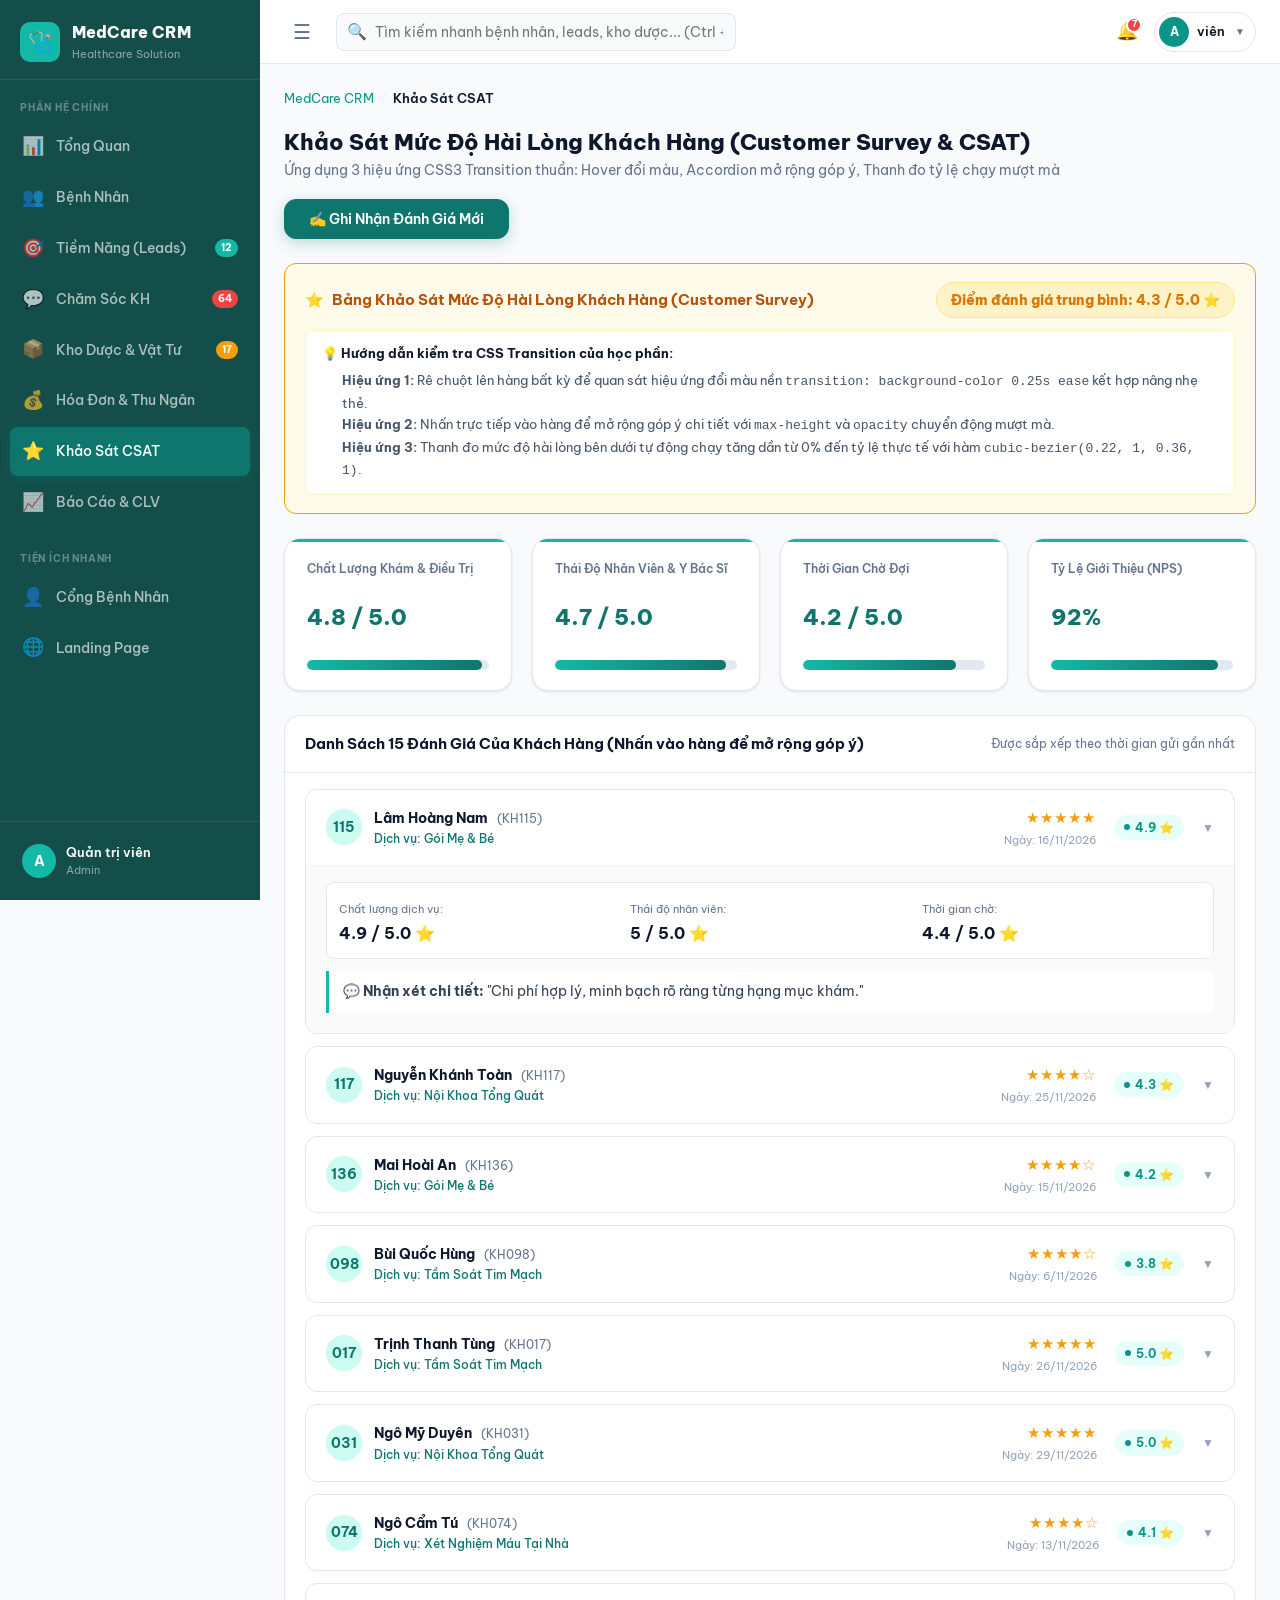
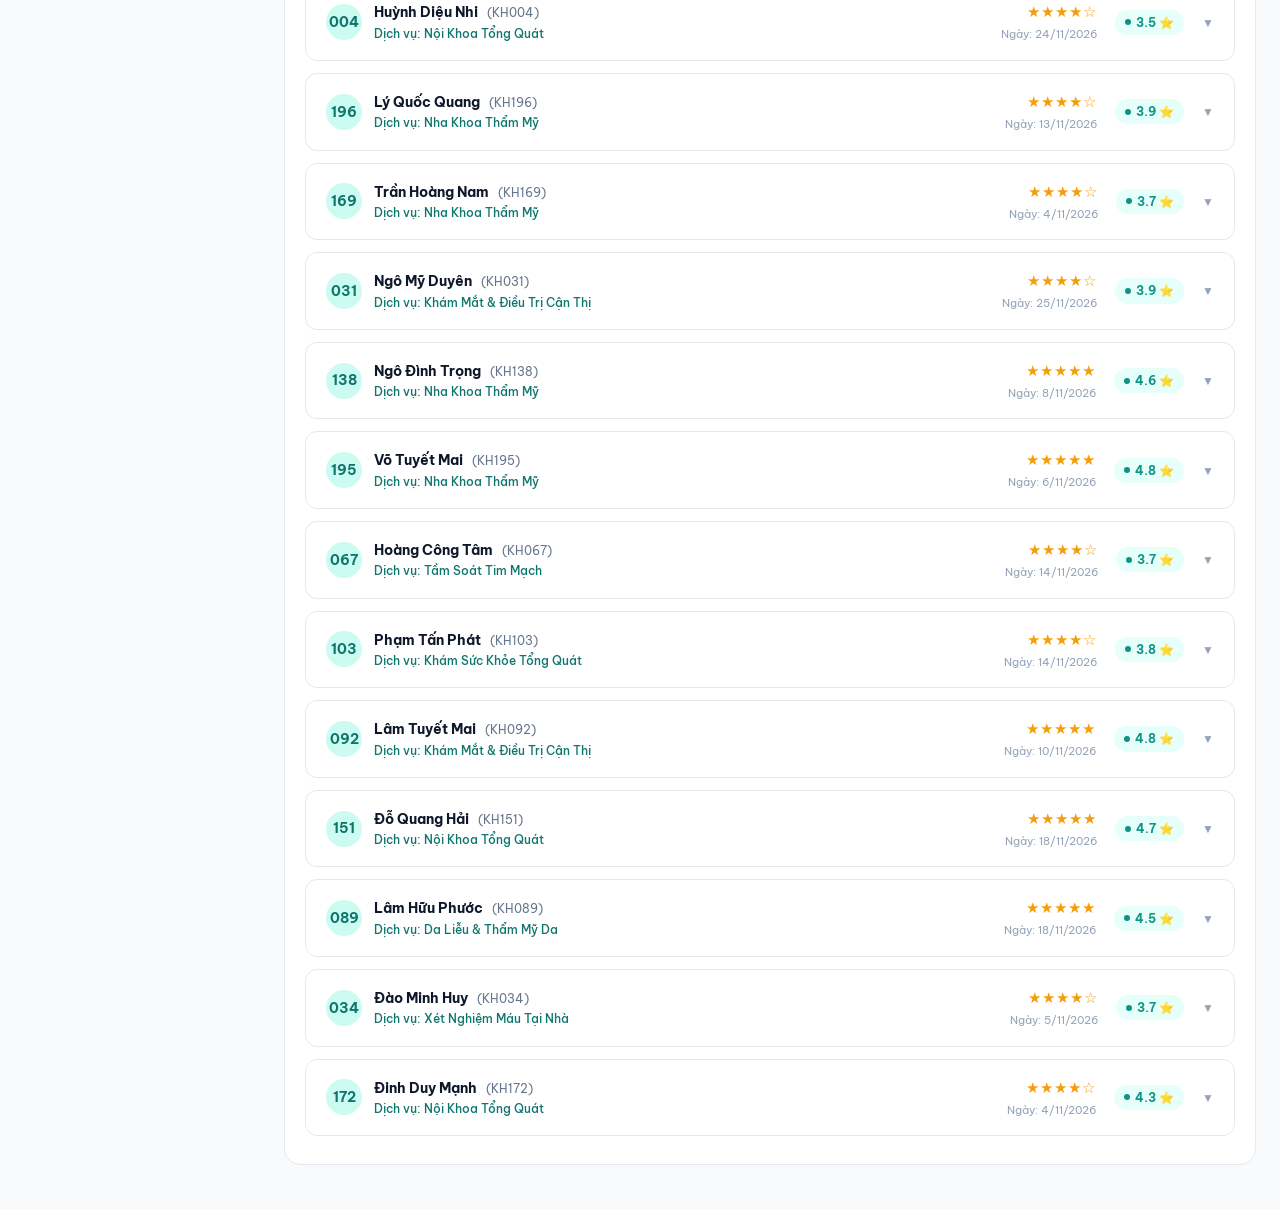
<file: dashboard/surveys.html>
<!DOCTYPE html>
<html lang="vi">
<head>
  <meta charset="UTF-8">
  <meta name="viewport" content="width=device-width, initial-scale=1.0">
  <title>Khảo Sát Hài Lòng (CSAT) — MedCare CRM</title>
  
    <link rel="preconnect" href="https://fonts.googleapis.com">
  <link rel="preconnect" href="https://fonts.gstatic.com" crossorigin>
  <link href="https://fonts.googleapis.com/css2?family=Be+Vietnam+Pro:ital,wght@0,300;0,400;0,500;0,600;0,700;0,800;0,900;1,400;1,600&display=swap" rel="stylesheet">
  <link rel="stylesheet" href="../css/reset.css">
  <link rel="stylesheet" href="../css/variables.css">
  <link rel="stylesheet" href="../css/global.css">
  <link rel="stylesheet" href="../css/dashboard.css">
  <style>
    /* Specific CSS Transitions for Course Requirement #2 */
    .survey-row-item {
      background: #ffffff;
      border: 1px solid var(--clr-border, #e2e8f0);
      border-radius: 12px;
      margin-bottom: 12px;
      overflow: hidden;
      /* ★ HIỆU ỨNG 1: TRANSITION NỀN & BÓNG KHI HOVER */
      transition: background-color 0.25s ease, transform 0.25s ease, box-shadow 0.25s ease;
      cursor: pointer;
    }

    .survey-row-item:hover {
      background-color: #f0fdfa; /* Teal tint */
      transform: translateY(-2px);
      box-shadow: 0 6px 20px rgba(15, 118, 110, 0.08);
      border-color: #99f6e4;
    }

    .survey-row-header {
      padding: 16px 20px;
      display: flex;
      align-items: center;
      justify-content: space-between;
      gap: 16px;
      flex-wrap: wrap;
    }

    /* ★ HIỆU ỨNG 2: MỞ RỘNG GÓP Ý VỚI MAX-HEIGHT & OPACITY TRANSITION */
    .survey-row-content {
      max-height: 0;
      opacity: 0;
      overflow: hidden;
      transition: max-height 0.45s cubic-bezier(0.16, 1, 0.3, 1), opacity 0.35s ease, padding 0.35s ease;
      background: #fafafa;
      padding: 0 20px;
    }

    .survey-row-item.open .survey-row-content {
      max-height: 350px;
      opacity: 1;
      padding: 16px 20px 20px;
      border-top: 1px solid #f1f5f9;
    }

    /* ★ HIỆU ỨNG 3: THANH TIẾN TRÌNH TỰ ĐỘNG CHẠY TỪ 0% TỚI TỶ LỆ THỰC */
    .progress-track {
      background: #e2e8f0;
      height: 10px;
      border-radius: 6px;
      overflow: hidden;
      width: 100%;
    }

    .progress-fill {
      height: 100%;
      background: linear-gradient(90deg, #14b8a6, #0f766e);
      border-radius: 6px;
      width: 0%;
      /* CSS3 transition with cubic-bezier */
      transition: width 1.2s cubic-bezier(0.22, 1, 0.36, 1);
    }
  </style>
</head>
<body>

  <div id="appMount">
    <!-- Page Header -->
    <div class="page-header">
      <div class="page-header-left">
        <h1 class="page-title">Khảo Sát Mức Độ Hài Lòng Khách Hàng (Customer Survey & CSAT)</h1>
        <p class="page-subtitle">Ứng dụng 3 hiệu ứng CSS3 Transition thuần: Hover đổi màu, Accordion mở rộng góp ý, Thanh đo tỷ lệ chạy mượt mà</p>
      </div>
      <div class="page-header-actions">
        <button class="btn btn-primary" id="btnOpenSurveyModal">
          ✍️ Ghi Nhận Đánh Giá Mới
        </button>
      </div>
    </div>

    <!-- Course Requirement Banner (giống hình user đã đưa) -->
    <div style="background:#fffbeb; border:1.5px solid #f59e0b; border-radius:12px; padding:18px 20px; margin-bottom:24px;">
      <div style="display:flex; justify-content:space-between; align-items:center; flex-wrap:wrap; gap:12px; margin-bottom:12px;">
        <div style="font-weight:700; color:#b45309; font-size:15px; display:flex; align-items:center; gap:8px;">
          <span>⭐</span> Bảng Khảo Sát Mức Độ Hài Lòng Khách Hàng (Customer Survey)
        </div>
        <div style="background:#fef3c7; color:#d97706; padding:6px 14px; border-radius:20px; font-weight:800; font-size:14px; border:1px solid #fde68a;">
          Điểm đánh giá trung bình: <span id="csatAverageScore">4.6 / 5.0 ⭐</span>
        </div>
      </div>

      <div style="background:#ffffff; border-radius:8px; padding:12px 16px; font-size:13px; color:#475569; line-height:1.6; border:1px solid #fef3c7;">
        <div style="font-weight:700; color:#0f172a; margin-bottom:6px;">💡 Hướng dẫn kiểm tra CSS Transition của học phần:</div>
        <ul style="margin:0; padding-left:20px;">
          <li><strong>Hiệu ứng 1:</strong> Rê chuột lên hàng bất kỳ để quan sát hiệu ứng đổi màu nền <code>transition: background-color 0.25s ease</code> kết hợp nâng nhẹ thẻ.</li>
          <li><strong>Hiệu ứng 2:</strong> Nhấn trực tiếp vào hàng để mở rộng góp ý chi tiết với <code>max-height</code> và <code>opacity</code> chuyển động mượt mà.</li>
          <li><strong>Hiệu ứng 3:</strong> Thanh đo mức độ hài lòng bên dưới tự động chạy tăng dần từ 0% đến tỷ lệ thực tế với hàm <code>cubic-bezier(0.22, 1, 0.36, 1)</code>.</li>
        </ul>
      </div>
    </div>

    <!-- CSAT Progress Bars (Hiệu ứng 3) -->
    <div class="kpi-grid" style="margin-bottom:24px;">
      <div class="kpi-card" style="flex-direction:column; align-items:flex-start;">
        <div style="font-size:12px; color:#64748b; font-weight:600; margin-bottom:6px;">Chất Lượng Khám & Điều Trị</div>
        <div style="font-size:22px; font-weight:800; color:#0f766e; margin-bottom:8px;" id="valServiceRating">4.8 / 5.0</div>
        <div class="progress-track">
          <div class="progress-fill" id="barService" data-percent="96%"></div>
        </div>
      </div>

      <div class="kpi-card" style="flex-direction:column; align-items:flex-start;">
        <div style="font-size:12px; color:#64748b; font-weight:600; margin-bottom:6px;">Thái Độ Nhân Viên & Y Bác Sĩ</div>
        <div style="font-size:22px; font-weight:800; color:#0f766e; margin-bottom:8px;" id="valStaffRating">4.7 / 5.0</div>
        <div class="progress-track">
          <div class="progress-fill" id="barStaff" data-percent="94%"></div>
        </div>
      </div>

      <div class="kpi-card" style="flex-direction:column; align-items:flex-start;">
        <div style="font-size:12px; color:#64748b; font-weight:600; margin-bottom:6px;">Thời Gian Chờ Đợi</div>
        <div style="font-size:22px; font-weight:800; color:#0f766e; margin-bottom:8px;" id="valWaitRating">4.2 / 5.0</div>
        <div class="progress-track">
          <div class="progress-fill" id="barWait" data-percent="84%"></div>
        </div>
      </div>

      <div class="kpi-card" style="flex-direction:column; align-items:flex-start;">
        <div style="font-size:12px; color:#64748b; font-weight:600; margin-bottom:6px;">Tỷ Lệ Giới Thiệu (NPS)</div>
        <div style="font-size:22px; font-weight:800; color:#0f766e; margin-bottom:8px;" id="valNpsRating">92%</div>
        <div class="progress-track">
          <div class="progress-fill" id="barNps" data-percent="92%"></div>
        </div>
      </div>
    </div>

    <!-- Survey List (Interactive Accordion with CSS Transitions) -->
    <div class="data-card">
      <div class="data-card-header">
        <div class="data-card-title">Danh Sách 15 Đánh Giá Của Khách Hàng (Nhấn vào hàng để mở rộng góp ý)</div>
        <div style="font-size:12px; color:#64748b;">
          Được sắp xếp theo thời gian gửi gần nhất
        </div>
      </div>

      <div style="padding:16px 20px;" id="surveyListWrap">
        <!-- Rendered by JS -->
      </div>
    </div>

  </div>

  <!-- Modal: Thêm Khảo Sát Mới -->
  <div class="modal-backdrop" id="surveyModal">
    <div class="modal">
      <div class="modal-header">
        <h3 class="modal-title">Ghi Nhận Khảo Sát & Góp Ý Mới</h3>
        <button class="modal-close" id="btnCloseSurveyModal">✕</button>
      </div>
      <form id="newSurveyForm">
        <div class="modal-body">
          <div class="form-group">
            <label class="form-label">Chọn Bệnh Nhân <span class="req">*</span></label>
            <select class="form-control" id="surveyPatientSelect" required>
              <!-- Filled by JS -->
            </select>
          </div>

          <div class="form-group">
            <label class="form-label">Dịch Vụ Đã Sử Dụng <span class="req">*</span></label>
            <select class="form-control" id="surveyServiceSelect" required>
              <!-- Filled by JS -->
            </select>
          </div>

          <div class="form-row">
            <div class="form-group">
              <label class="form-label">Điểm Dịch Vụ (1 - 5 ⭐)</label>
              <select class="form-control" id="surveyRatingService">
                <option value="5">⭐⭐⭐⭐⭐ 5/5 (Rất hài lòng)</option>
                <option value="4" selected>⭐⭐⭐⭐ 4/5 (Hài lòng)</option>
                <option value="3">⭐⭐⭐ 3/5 (Bình thường)</option>
                <option value="2">⭐⭐ 2/5 (Chưa hài lòng)</option>
                <option value="1">⭐ 1/5 (Rất thất vọng)</option>
              </select>
            </div>
            <div class="form-group">
              <label class="form-label">Thái Độ Phục Vụ (1 - 5 ⭐)</label>
              <select class="form-control" id="surveyRatingStaff">
                <option value="5" selected>⭐⭐⭐⭐⭐ 5/5</option>
                <option value="4">⭐⭐⭐⭐ 4/5</option>
                <option value="3">⭐⭐⭐ 3/5</option>
              </select>
            </div>
          </div>

          <div class="form-group">
            <label class="form-label">Nội Dung Góp Ý / Nhận Xét Của Khách Hàng <span class="req">*</span></label>
            <textarea 
              class="form-control" 
              id="surveyComment" 
              rows="3" 
              placeholder="Nhập chi tiết ý kiến nhận xét của bệnh nhân..."
              required
            ></textarea>
          </div>
        </div>
        <div class="modal-footer">
          <button type="button" class="btn btn-outline" id="btnCancelSurvey">Hủy</button>
          <button type="submit" class="btn btn-primary">Lưu Đánh Giá</button>
        </div>
      </form>
    </div>
  </div>

  <!-- Scripts -->
  <script src="../js/data.js"></script>
  <script src="../js/auth.js"></script>
  <script src="../js/app-shell.js"></script>
  <script src="../js/surveys.js"></script>
  <script>
    document.addEventListener('DOMContentLoaded', () => {
      initAppShell('Khảo Sát CSAT');
      initSurveysPage();
    });
  </script>
</body>
</html>
</file>
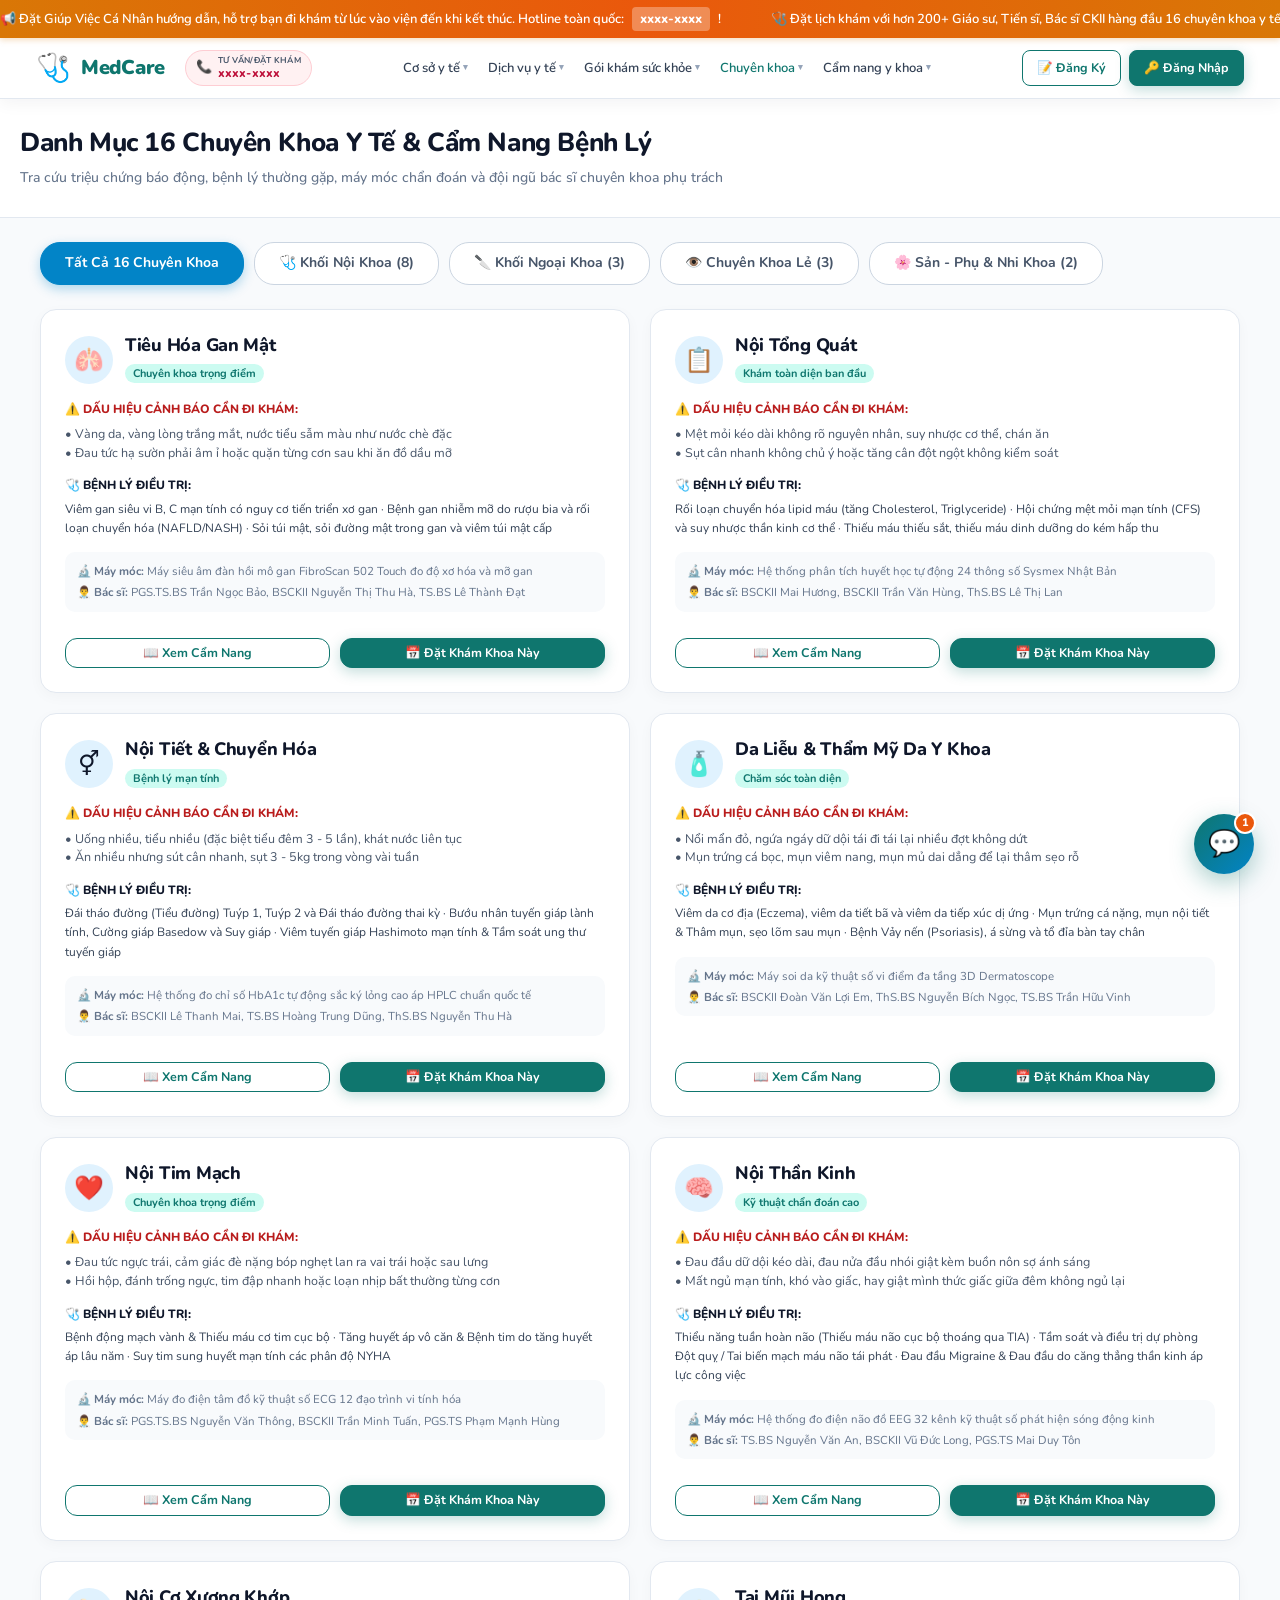
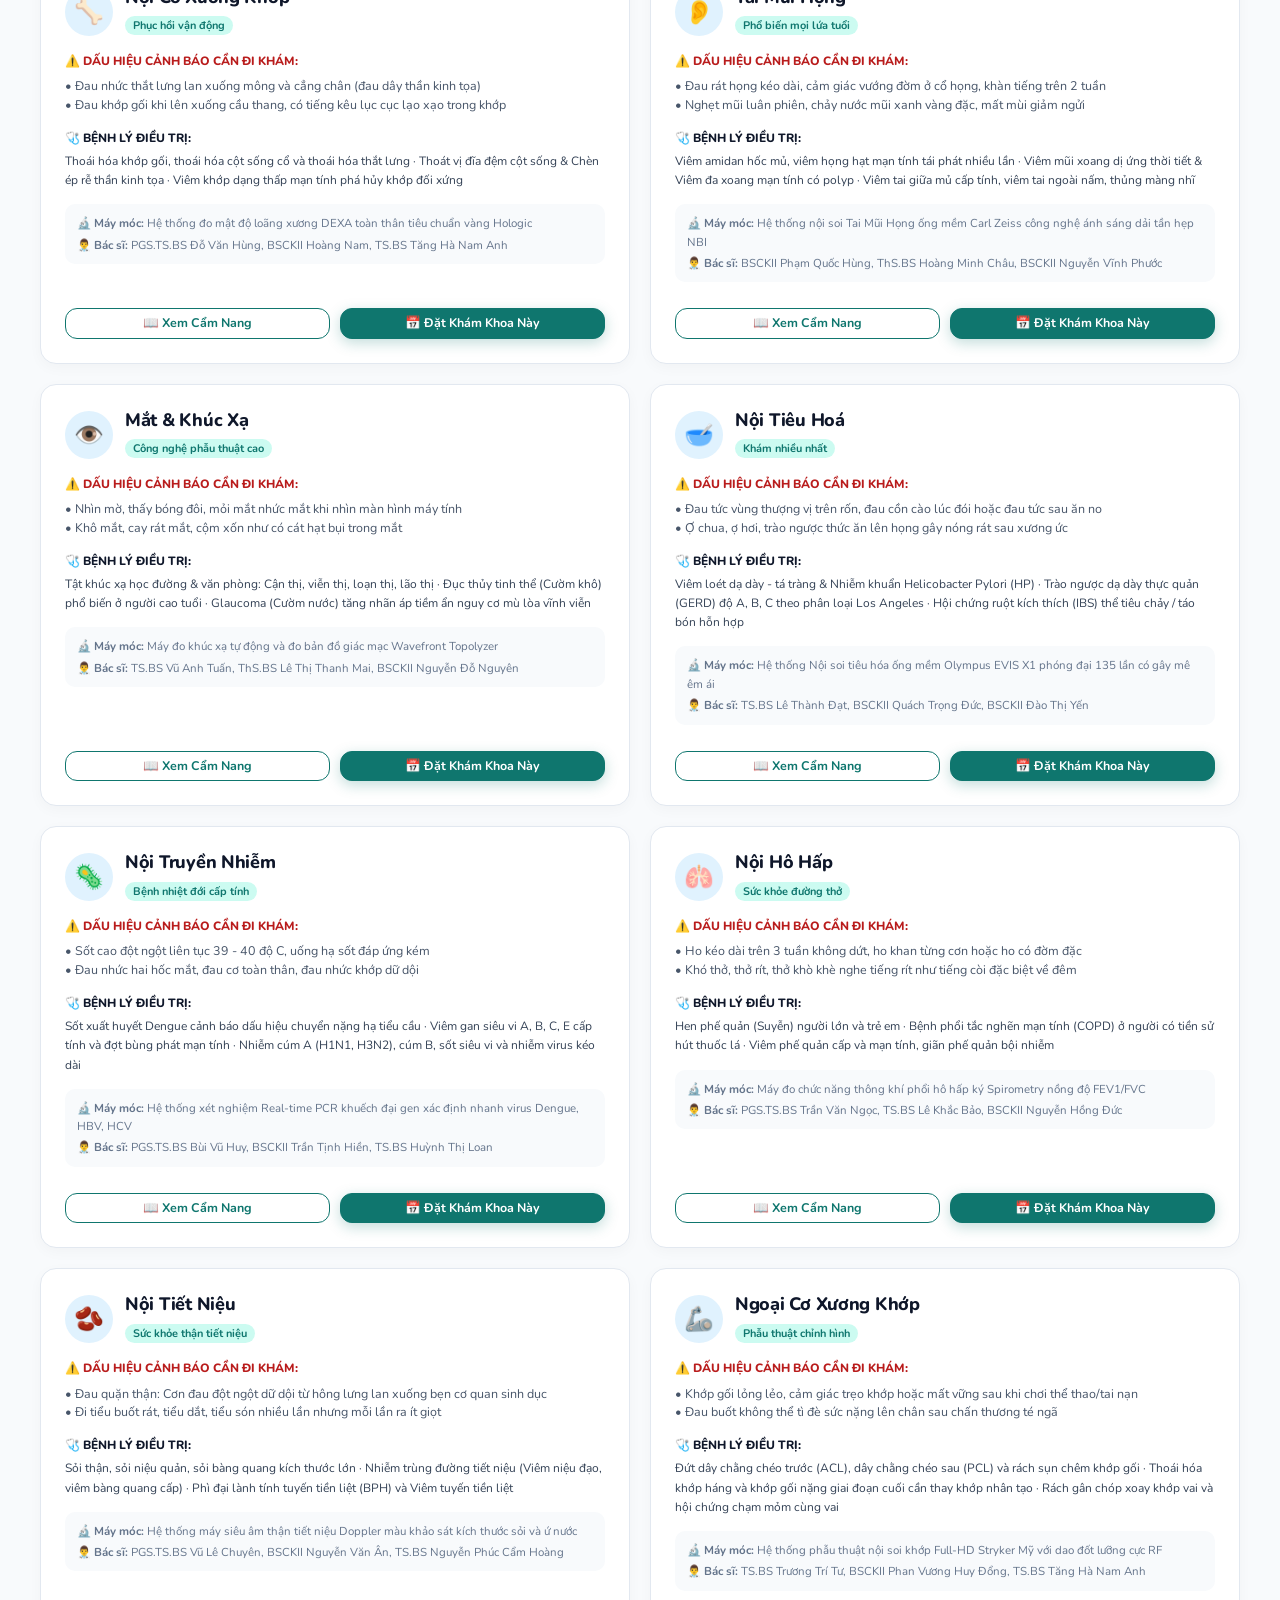
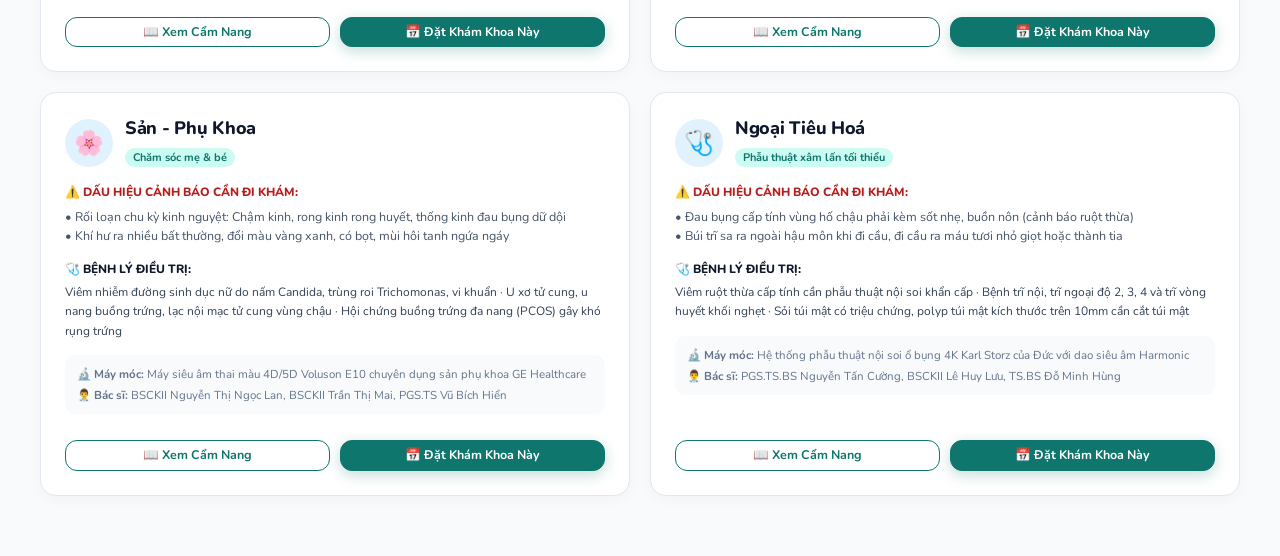
<file: pages/chuyen-khoa.html>
<!DOCTYPE html>
<html lang="vi">
<head>
  <meta charset="UTF-8">
  <meta name="viewport" content="width=device-width, initial-scale=1.0">
  <title>Danh Mục 16 Chuyên Khoa Y Tế & Cẩm Nang Bệnh Lý — MedCare</title>
  
  <link rel="stylesheet" href="../css/reset.css">
  <link rel="stylesheet" href="../css/variables.css">
  <link rel="stylesheet" href="../css/global.css">
  <link rel="stylesheet" href="../css/medpro-style.css">
  <link rel="stylesheet" href="../css/chatbox.css">
  <link rel="preconnect" href="https://fonts.googleapis.com">
  <link rel="preconnect" href="https://fonts.gstatic.com" crossorigin>
  <link href="https://fonts.googleapis.com/css2?family=Be+Vietnam+Pro:ital,wght@0,300;0,400;0,500;0,600;0,700;0,800;0,900;1,400;1,600&display=swap" rel="stylesheet">
</head>
<body style="background:#f8fafc;">

  <!-- 1. Top Announcement Marquee Ticker -->
  <div class="top-marquee-bar">
    <div class="marquee-content-track">
      <div class="marquee-item">
        📢 Đặt Giúp Việc Cá Nhân hướng dẫn, hỗ trợ bạn đi khám từ lúc vào viện đến khi kết thúc. Hotline toàn quốc: <strong>xxxx-xxxx</strong>!
      </div>
      <div class="marquee-item">
        🩺 Đặt lịch khám với hơn 200+ Giáo sư, Tiến sĩ, Bác sĩ CKII hàng đầu 16 chuyên khoa y tế!
      </div>
      <div class="marquee-item">
        🌟 Tra cứu triệu chứng, dấu hiệu cảnh báo bệnh lý nguy hiểm và phác đồ điều trị chuẩn Bộ Y tế!
      </div>
      <div class="marquee-item">
        📢 Đặt Giúp Việc Cá Nhân hướng dẫn, hỗ trợ bạn đi khám từ lúc vào viện đến khi kết thúc. Hotline toàn quốc: <strong>xxxx-xxxx</strong>!
      </div>
    </div>
  </div>

  <!-- 2. Navbar -->
  <nav class="medpro-navbar">
    <div class="medpro-nav-container">
      <div style="display:flex; align-items:center; gap:20px;">
        <a href="../index.html" class="medpro-brand">
          <span style="font-size:28px;">🩺</span>
          <span class="medpro-logo-text">MedCare</span>
        </a>

        <a href="javascript:void(0)" onclick="openHotlineModal()" class="medpro-hotline-badge" title="Bấm để yêu cầu tư vấn hotline hoặc gọi trực tiếp">
          <span class="hotline-icon">📞</span>
          <div class="hotline-info">
            <span class="hotline-label">Tư vấn/Đặt khám</span>
            <span class="hotline-num">xxxx-xxxx</span>
          </div>
        </a>
      </div>

      <ul class="medpro-nav-links">
        <li class="nav-dropdown-wrapper">
          <a href="co-so-y-te.html" class="nav-main-link">
            Cơ sở y tế <span class="nav-arrow">▾</span>
          </a>
          <div class="nav-dropdown-menu">
            <a href="co-so-y-te.html?type=cong" class="dropdown-link-item"><span class="dropdown-icon">🏥</span> Bệnh viện Công lập</a>
            <a href="co-so-y-te.html?type=tu" class="dropdown-link-item"><span class="dropdown-icon">🏢</span> Bệnh viện Tư nhân</a>
            <a href="co-so-y-te.html?type=phongkham" class="dropdown-link-item"><span class="dropdown-icon">🩺</span> Phòng khám Đa khoa</a>
            <a href="co-so-y-te.html?type=xetnghiem" class="dropdown-link-item"><span class="dropdown-icon">🧪</span> Trung tâm Xét nghiệm</a>
          </div>
        </li>

        <li class="nav-dropdown-wrapper">
          <a href="dich-vu.html" class="nav-main-link">
            Dịch vụ y tế <span class="nav-arrow">▾</span>
          </a>
          <div class="nav-dropdown-menu">
            <a href="dich-vu.html?tab=bacsi" class="dropdown-link-item"><span class="dropdown-icon">👨‍⚕️</span> Đặt khám theo Bác sĩ</a>
            <a href="dich-vu.html?tab=xetnghiem" class="dropdown-link-item"><span class="dropdown-icon">🩸</span> Xét nghiệm tại nhà toàn quốc</a>
            <a href="dich-vu.html?tab=telehealth" class="dropdown-link-item"><span class="dropdown-icon">📱</span> Gọi video với Bác sĩ</a>
            <a href="dich-vu.html?tab=giupviec" class="dropdown-link-item"><span class="dropdown-icon">🤝</span> Trợ lý đi khám cùng</a>
          </div>
        </li>

        <li class="nav-dropdown-wrapper">
          <a href="goi-kham.html" class="nav-main-link">
            Gói khám sức khỏe <span class="nav-arrow">▾</span>
          </a>
          <div class="nav-dropdown-menu">
            <a href="goi-kham.html?filter=coban" class="dropdown-link-item"><span class="dropdown-icon">📋</span> Khám tổng quát cơ bản</a>
            <a href="goi-kham.html?filter=ungthu" class="dropdown-link-item"><span class="dropdown-icon">🎗️</span> Tầm soát Ung thư chuyên sâu</a>
            <a href="goi-kham.html?filter=timmach" class="dropdown-link-item"><span class="dropdown-icon">❤️</span> Tầm soát Tim mạch & Đột quỵ</a>
            <a href="goi-kham.html#comparison" class="dropdown-link-item"><span class="dropdown-icon">📊</span> So sánh danh mục xét nghiệm</a>
          </div>
        </li>

        <li class="nav-dropdown-wrapper">
          <a href="chuyen-khoa.html" class="nav-main-link" style="color:#0f766e;">
            Chuyên khoa <span class="nav-arrow">▾</span>
          </a>
          <div class="nav-dropdown-menu">
            <a href="chuyen-khoa.html?group=noi" class="dropdown-link-item"><span class="dropdown-icon">🩺</span> Khối Nội Khoa</a>
            <a href="chuyen-khoa.html?group=ngoai" class="dropdown-link-item"><span class="dropdown-icon">🔪</span> Khối Ngoại Khoa</a>
            <a href="chuyen-khoa.html?group=le" class="dropdown-link-item"><span class="dropdown-icon">👁️</span> Chuyên Khoa Lẻ (Mắt, TMH, Da Liễu)</a>
            <a href="chuyen-khoa.html?group=sannhi" class="dropdown-link-item"><span class="dropdown-icon">🌸</span> Sản - Phụ - Nhi Khoa</a>
          </div>
        </li>

        <li class="nav-dropdown-wrapper">
          <a href="tin-tuc.html" class="nav-main-link">
            Cẩm nang y khoa <span class="nav-arrow">▾</span>
          </a>
          <div class="nav-dropdown-menu">
            <a href="tin-tuc.html?cat=benhly" class="dropdown-link-item"><span class="dropdown-icon">📖</span> Lời khuyên Bác sĩ</a>
            <a href="tin-tuc.html?cat=dinhduong" class="dropdown-link-item"><span class="dropdown-icon">🥗</span> Dinh dưỡng & Lối sống</a>
            <a href="tin-tuc.html?cat=huongdan" class="dropdown-link-item"><span class="dropdown-icon">🧭</span> Quy trình & Quyền lợi BHYT</a>
          </div>
        </li>
      </ul>

      <div class="medpro-nav-actions">
        <a href="register.html" class="btn btn-outline btn-sm">📝 Đăng Ký</a>
        <a href="login.html" class="btn btn-primary btn-sm">🔑 Đăng Nhập</a>
      </div>
    </div>
  </nav>

  <!-- Title Banner -->
  <div style="background:#ffffff; border-bottom:1px solid #e2e8f0; padding:28px 20px;">
    <div style="max-width:1240px; margin:0 auto;">
      <h1 style="font-size:26px; font-weight:800; color:#0f172a; margin-bottom:6px;">Danh Mục 16 Chuyên Khoa Y Tế & Cẩm Nang Bệnh Lý</h1>
      <p style="color:#64748b; font-size:14px; font-weight:500;">
        Tra cứu triệu chứng báo động, bệnh lý thường gặp, máy móc chẩn đoán và đội ngũ bác sĩ chuyên khoa phụ trách
      </p>
    </div>
  </div>

  <!-- Filter by Specialty Group -->
  <div style="max-width:1240px; margin:24px auto 0; padding:0 20px;">
    <div style="display:flex; gap:10px; flex-wrap:wrap; margin-bottom:24px;">
      <button class="pkg-tab-btn active" data-group="all">Tất Cả 16 Chuyên Khoa</button>
      <button class="pkg-tab-btn" data-group="noi">🩺 Khối Nội Khoa (8)</button>
      <button class="pkg-tab-btn" data-group="ngoai">🔪 Khối Ngoại Khoa (3)</button>
      <button class="pkg-tab-btn" data-group="le">👁️ Chuyên Khoa Lẻ (3)</button>
      <button class="pkg-tab-btn" data-group="sannhi">🌸 Sản - Phụ & Nhi Khoa (2)</button>
    </div>
  </div>

  <!-- 16 Specialties Detailed Cards Grid -->
  <div style="max-width:1240px; margin:0 auto 60px; padding:0 20px;">
    <div style="display:grid; grid-template-columns:repeat(2, 1fr); gap:20px;" id="specialtiesContainer">
      <!-- Injected by JavaScript from window.SPECIALTIES_KNOWLEDGE -->
    </div>
  </div>

  <!-- SPECIALTY KNOWLEDGE POPUP MODAL -->
  <div class="specialty-modal-overlay" id="specialtyKnowledgeModal">
    <div class="specialty-modal-box">
      <div class="specialty-modal-header">
        <div style="font-weight:800; font-size:17px; display:flex; align-items:center; gap:8px;">
          <span>🩺</span> Cẩm Nang Kiến Thức Chuyên Khoa Y Tế
        </div>
        <button class="booking-modal-close" onclick="closeSpecialtyKnowledge()">✕</button>
      </div>
      <div class="specialty-modal-body" id="specialtyKnowledgeBody"></div>
    </div>
  </div>

  <!-- PUBLIC BOOKING POPUP MODAL -->
  <div class="public-booking-overlay" id="publicBookingModal">
    <div class="public-booking-box">
      <div class="booking-modal-header">
        <div class="booking-modal-title">
          <span>📅</span> Đặt Lịch Khám Chuyên Khoa
        </div>
        <button class="booking-modal-close" onclick="closeBookingModal()">✕</button>
      </div>

      <!-- Form -->
      <div class="booking-modal-body" id="bookingFormContainer">
        <form id="publicBookingForm">
          <div class="form-group">
            <label class="form-label">Chuyên khoa đăng ký <span class="req">*</span></label>
            <input 
              type="text" 
              class="form-control" 
              id="bookServiceDisplay" 
              value="Khám Chuyên Khoa" 
              readonly 
              style="background:#f1f5f9; font-weight:700; color:#0f766e;"
            >
          </div>

          <!-- BỘ ĐỀ XUẤT CƠ SỞ Y TẾ -->
          <div class="form-group">
            <label class="form-label">Chọn bệnh viện / phòng khám phụ trách <span class="req">*</span></label>
            <select class="form-control" id="bookFacilitySelect" required>
              <optgroup label="🏥 Tuyến Đầu Miền Nam">
                <option value="Bệnh viện Chợ Rẫy (TP.HCM)" selected>Bệnh viện Chợ Rẫy — Quận 5, TP.HCM</option>
                <option value="Bệnh viện Đại học Y Dược TP.HCM">Bệnh viện Đại học Y Dược — Quận 5, TP.HCM</option>
                <option value="Bệnh viện Từ Dũ (Sản phụ khoa)">Bệnh viện Từ Dũ — Quận 1, TP.HCM</option>
                <option value="Bệnh viện Đa khoa Triều An">Bệnh viện Đa khoa Triều An — Bình Tân, TP.HCM</option>
                <option value="Phòng khám Da Liễu BS Đoàn Văn Lợi Em">Phòng Khám BS.CKII Đoàn Văn Lợi Em — Tân Phú, TP.HCM</option>
              </optgroup>
              <optgroup label="🏥 Tuyến Đầu Miền Bắc">
                <option value="Bệnh viện Bạch Mai (Hà Nội)">Bệnh viện Bạch Mai — Đống Đa, Hà Nội</option>
                <option value="Bệnh viện Quân Y 108">Bệnh viện Quân Y 108 — Hai Bà Trưng, Hà Nội</option>
                <option value="Bệnh viện Đa khoa Phương Đông (Hà Nội)">Bệnh viện Đa khoa Phương Đông — Bắc Từ Liêm, Hà Nội</option>
                <option value="Bệnh viện Đa khoa Tâm Anh (Hà Nội & TP.HCM)">Bệnh viện Đa khoa Tâm Anh — Long Biên & Tân Bình</option>
              </optgroup>
              <optgroup label="🏥 Miền Trung & Miền Tây">
                <option value="Bệnh viện Trung ương Huế">Bệnh viện Trung ương Huế — Vĩnh Ninh, Huế</option>
                <option value="Bệnh viện Đa khoa Đà Nẵng">Bệnh viện Đa khoa Đà Nẵng — Hải Châu, Đà Nẵng</option>
                <option value="Bệnh viện Đa khoa Tỉnh Đồng Nai">Bệnh viện Đa khoa Đồng Nai — TP. Biên Hòa</option>
                <option value="Bệnh viện Đa khoa TW Cần Thơ">Bệnh viện Đa khoa TW Cần Thơ — Ninh Kiều, Cần Thơ</option>
              </optgroup>
            </select>
          </div>

          <div class="form-row">
            <div class="form-group">
              <label class="form-label">Họ và tên bệnh nhân <span class="req">*</span></label>
              <input type="text" class="form-control" id="bookName" placeholder="Nguyễn Văn An" required minlength="2">
            </div>
            <div class="form-group">
              <label class="form-label">Số điện thoại liên hệ <span class="req">*</span></label>
              <input type="tel" class="form-control" id="bookPhone" placeholder="09xxxxxxxx" required pattern="^0[0-9]{9}$">
            </div>
          </div>

          <div class="form-row">
            <div class="form-group">
              <label class="form-label">Ngày khám dự kiến <span class="req">*</span></label>
              <input type="date" class="form-control" id="bookDate" required>
            </div>
            <div class="form-group">
              <label class="form-label">Khung giờ tiếp đón <span class="req">*</span></label>
              <select class="form-control" id="bookTimeSlot" required>
                <option value="Sáng (07:30 - 09:30)">Buổi sáng (07:30 – 09:30)</option>
                <option value="Sáng (09:30 - 11:30)">Buổi sáng (09:30 – 11:30)</option>
                <option value="Chiều (13:30 - 15:30)">Buổi chiều (13:30 – 15:30)</option>
                <option value="Ngoài giờ (17:30 - 20:00)">Khám ngoài giờ (17:30 – 20:00)</option>
              </select>
            </div>
          </div>

          <div class="form-group">
            <label class="form-label">Mô tả triệu chứng cụ thể</label>
            <textarea 
              class="form-control" 
              id="bookNotes" 
              rows="2" 
              placeholder="Ví dụ: Đau ngực khó thở khi leo cầu thang, tiền sử tăng huyết áp..."
            ></textarea>
          </div>

          <div style="display:flex; justify-content:flex-end; gap:10px; margin-top:20px;">
            <button type="submit" class="btn btn-primary" style="width:100%; padding:12px 0; font-size:15px; font-weight:800;">
              ✓ Xác Nhận Đăng Ký Khám Ưu Tiên
            </button>
          </div>
        </form>
      </div>

      <!-- Success View -->
      <div class="booking-modal-body booking-success-view" id="bookingSuccessContainer">
        <div class="booking-success-icon">✓</div>
        <h3 style="font-size:20px; font-weight:800; color:#0f172a; margin-bottom:6px;">Đặt Khám Chuyên Khoa Thành Công!</h3>
        <p style="font-size:14px; color:#64748b; line-height:1.5;">
          Hồ sơ của bạn đã được chuyển đến phòng khám chuyên khoa tại cơ sở tiếp đón.
        </p>
        
        <div class="booking-code-badge" id="displayBookingCode">#MED2026-8891</div>
        
        <div style="background:#f8fafc; border:1px solid #e2e8f0; border-radius:12px; padding:14px 18px; text-align:left; font-size:13px; margin-bottom:20px;">
          <div style="display:flex; justify-content:space-between; margin-bottom:6px;">
            <span style="color:#64748b;">Bệnh nhân:</span>
            <strong id="displayPatientName">Nguyễn Văn An</strong>
          </div>
          <div style="display:flex; justify-content:space-between; margin-bottom:6px;">
            <span style="color:#64748b;">Cơ sở tiếp đón:</span>
            <span id="displayFacilityName" style="color:#0f766e; font-weight:700;">BV Chợ Rẫy</span>
          </div>
          <div style="display:flex; justify-content:space-between; margin-bottom:6px;">
            <span style="color:#64748b;">Thời gian hẹn:</span>
            <span id="displayAppointmentTime">Ngày mai (07:30 – 09:30)</span>
          </div>
          <div style="display:flex; justify-content:space-between; color:#16a34a; font-weight:700;">
            <span>Trạng thái:</span>
            <span>Đã ghi nhận vào hệ thống</span>
          </div>
        </div>

        <button class="btn btn-primary" onclick="closeBookingModal()" style="width:100%;">
          Hoàn Tất & Đóng
        </button>
      </div>
    </div>
  </div>

  <!-- Scripts -->
  <script src="../js/medical-knowledge.js"></script>
  <script src="../js/chatbox.js"></script>
  <script>
    // Group mapping for 16 specialties
    const SPECIALTY_GROUPS = {
      tim_mach: 'noi',
      tieu_hoa_gan_mat: 'noi',
      noi_tieu_hoa: 'noi',
      noi_tong_quat: 'noi',
      noi_tiet: 'noi',
      than_kinh: 'noi',
      co_xuong_khop: 'noi',
      noi_ho_hap: 'noi',
      noi_truyen_nhiem: 'noi',
      ngoai_co_xuong_khop: 'ngoai',
      ngoai_tieu_hoa: 'ngoai',
      noi_tiet_nieu: 'ngoai',
      mat: 'le',
      tai_mui_hong: 'le',
      da_lieu: 'le',
      san_phu_khoa: 'sannhi'
    };

    function renderSpecialtiesList(filterGroup = 'all') {
      const container = document.getElementById('specialtiesContainer');
      if (!container || !window.SPECIALTIES_KNOWLEDGE) return;

      const keys = Object.keys(window.SPECIALTIES_KNOWLEDGE);
      const filteredKeys = keys.filter(k => {
        if (filterGroup === 'all') return true;
        return SPECIALTY_GROUPS[k] === filterGroup;
      });

      container.innerHTML = filteredKeys.map(k => {
        const item = window.SPECIALTIES_KNOWLEDGE[k];
        return `
          <div style="background:#ffffff; border:1px solid #e2e8f0; border-radius:16px; padding:24px; box-shadow:0 4px 14px rgba(0,0,0,0.03); display:flex; flex-direction:column; justify-content:space-between;">
            <div>
              <div style="display:flex; justify-content:space-between; align-items:flex-start; margin-bottom:14px;">
                <div style="display:flex; align-items:center; gap:12px;">
                  <div style="width:48px; height:48px; border-radius:50%; background:#e0f2fe; display:flex; align-items:center; justify-content:center; font-size:24px;">
                    ${item.icon || '🩺'}
                  </div>
                  <div>
                    <h3 style="font-size:18px; font-weight:800; color:#0f172a; margin:0 0 4px;">${item.name}</h3>
                    <span style="font-size:11px; background:#ccfbf1; color:#0f766e; padding:2px 8px; border-radius:10px; font-weight:700;">
                      ${item.badge}
                    </span>
                  </div>
                </div>
              </div>

              <!-- Triệu chứng báo động -->
              <div style="margin-bottom:14px;">
                <div style="font-size:12px; font-weight:800; color:#b91c1c; margin-bottom:6px; text-transform:uppercase;">
                  ⚠️ Dấu hiệu cảnh báo cần đi khám:
                </div>
                <div style="font-size:12.5px; color:#475569; line-height:1.5;">
                  ${item.symptoms.slice(0, 2).map(s => `• ${s}`).join('<br>')}
                </div>
              </div>

              <!-- Bệnh lý thường gặp -->
              <div style="margin-bottom:14px;">
                <div style="font-size:12px; font-weight:800; color:#0f172a; margin-bottom:4px; text-transform:uppercase;">
                  🩺 Bệnh lý điều trị:
                </div>
                <div style="font-size:12px; color:#334155;">
                  ${item.diseases.slice(0, 3).join(' · ')}
                </div>
              </div>

              <!-- Thiết bị & Bác sĩ -->
              <div style="background:#f8fafc; border-radius:10px; padding:10px 12px; font-size:11.5px; color:#64748b; margin-bottom:18px;">
                <div>🔬 <strong>Máy móc:</strong> ${item.equipment[0]}</div>
                <div style="margin-top:3px;">👨‍⚕️ <strong>Bác sĩ:</strong> ${item.doctors}</div>
              </div>
            </div>

            <!-- Action buttons -->
            <div style="display:flex; gap:10px; margin-top:8px;">
              <button class="btn btn-outline btn-sm" onclick="openSpecialtyKnowledge('${item.id}')" style="flex:1; font-size:12.5px; font-weight:700;">
                📖 Xem Cẩm Nang
              </button>
              <button class="btn btn-primary btn-sm" onclick="openBookingModal('Khám chuyên khoa: ${item.name}')" style="flex:1; font-size:12.5px; font-weight:700;">
                📅 Đặt Khám Khoa Này
              </button>
            </div>
          </div>
        `;
      }).join('');
    }

    // Specialty modal open
    window.openSpecialtyKnowledge = function(specialtyKey) {
      const data = window.SPECIALTIES_KNOWLEDGE ? window.SPECIALTIES_KNOWLEDGE[specialtyKey] : null;
      if (!data) return;

      const overlay = document.getElementById('specialtyKnowledgeModal');
      const container = document.getElementById('specialtyKnowledgeBody');

      if (overlay && container) {
        container.innerHTML = `
          <div style="display:flex; align-items:center; gap:12px; margin-bottom:16px;">
            <div style="width:48px; height:48px; border-radius:50%; background:#e0f2fe; display:flex; align-items:center; justify-content:center; font-size:24px;">
              ${data.icon || '🩺'}
            </div>
            <div>
              <h3 style="font-size:20px; font-weight:800; color:#0f172a; margin:0;">Chuyên Khoa: ${data.name}</h3>
              <span style="font-size:11px; background:#ccfbf1; color:#0f766e; padding:2px 8px; border-radius:10px; font-weight:700;">
                ${data.badge}
              </span>
            </div>
          </div>

          <div style="margin-bottom:20px;">
            <h4 style="font-size:14px; font-weight:800; color:#b91c1c; margin-bottom:10px;">⚠️ Triệu Chứng Báo Động Cần Đi Khám Ngay:</h4>
            ${data.symptoms.map(s => `<div class="symptom-pill"><span class="icon">•</span><span>${s}</span></div>`).join('')}
          </div>

          <div style="margin-bottom:20px;">
            <h4 style="font-size:14px; font-weight:800; color:#0f172a; margin-bottom:8px;">🩺 Bệnh Lý Thường Gặp & Phác Đồ Điều Trị:</h4>
            <ul style="margin:0; padding-left:20px; font-size:13.5px; color:#334155; line-height:1.6;">
              ${data.diseases.map(d => `<li>${d}</li>`).join('')}
            </ul>
          </div>

          <div style="margin-bottom:20px;">
            <h4 style="font-size:14px; font-weight:800; color:#0f766e; margin-bottom:8px;">🔬 Trang Thiết Bị Chẩn Đoán Hiện Đại:</h4>
            ${data.equipment.map(eq => `<div class="tech-item-row"><span>⚙️</span><span>${eq}</span></div>`).join('')}
          </div>

          <div style="background:#f0fdfa; border:1px solid #ccfbf1; border-radius:12px; padding:14px 16px; margin-bottom:20px; font-size:13px;">
            <div style="margin-bottom:4px;">👨‍⚕️ <strong>Bác sĩ chuyên khoa tiêu biểu:</strong> ${data.doctors}</div>
            <div>🏥 <strong>Bệnh viện phụ trách:</strong> ${data.hospitals}</div>
          </div>

          <button class="btn btn-primary" onclick="openBookingModal('Khám chuyên khoa: ${data.name}')" style="width:100%; padding:12px 0; font-size:15px; font-weight:800;">
            📅 Đặt Lịch Khám Chuyên Khoa ${data.name}
          </button>
        `;

        overlay.classList.add('open');
      }
    };

    window.closeSpecialtyKnowledge = function() {
      const overlay = document.getElementById('specialtyKnowledgeModal');
      if (overlay) overlay.classList.remove('open');
      document.body.style.removeProperty('overflow');
      document.body.style.overflow = '';
    };

    window.openBookingModal = function(serviceName, explicitFacility = '') {
      window.closeSpecialtyKnowledge();
      const srvInput = document.getElementById('bookServiceDisplay');
      if (srvInput) srvInput.value = serviceName || 'Khám Chuyên Khoa';
      
      const formBox = document.getElementById('bookingFormContainer');
      const succBox = document.getElementById('bookingSuccessContainer');
      if (formBox) formBox.style.display = 'block';
      if (succBox) succBox.style.display = 'none';

      const overlay = document.getElementById('publicBookingModal');
      if (overlay) overlay.classList.add('open');
      document.body.style.overflow = 'hidden';
      setTimeout(() => document.getElementById('bookName')?.focus(), 200);
    };

    window.closeBookingModal = function() {
      const modal = document.getElementById('publicBookingModal');
      if (modal) modal.classList.remove('open');
      document.body.style.removeProperty('overflow');
      document.body.style.overflow = '';
    };

    document.addEventListener('DOMContentLoaded', () => {
      // Date default
      const dateInput = document.getElementById('bookDate');
      if (dateInput) {
        const tomorrow = new Date(Date.now() + 86400000).toISOString().split('T')[0];
        dateInput.value = tomorrow;
        dateInput.min = tomorrow;
      }

      // Check URL param ?group=...
      const urlParams = new URLSearchParams(window.location.search);
      const groupParam = urlParams.get('group') || 'all';

      const filterTabs = document.querySelectorAll('.pkg-tab-btn');
      filterTabs.forEach(t => {
        if (t.getAttribute('data-group') === groupParam) {
          t.classList.add('active');
        } else {
          t.classList.remove('active');
        }

        t.addEventListener('click', () => {
          filterTabs.forEach(btn => btn.classList.remove('active'));
          t.classList.add('active');
          const grp = t.getAttribute('data-group') || 'all';
          renderSpecialtiesList(grp);
        });
      });

      renderSpecialtiesList(groupParam);

      // Submit Booking Form
      const form = document.getElementById('publicBookingForm');
      if (form) {
        form.addEventListener('submit', (e) => {
          e.preventDefault();
          const name = document.getElementById('bookName').value.trim();
          const phone = document.getElementById('bookPhone').value.trim();
          const date = document.getElementById('bookDate').value;
          const time = document.getElementById('bookTimeSlot').value;
          const service = document.getElementById('bookServiceDisplay').value;
          const facility = document.getElementById('bookFacilitySelect').value;
          const notes = document.getElementById('bookNotes').value.trim();

          const codeNum = Math.floor(1000 + Math.random() * 9000);
          const bookingCode = '#MED2026-' + codeNum;

          try {
            let leads = JSON.parse(localStorage.getItem('medcare_leads')) || [];
            leads.unshift({
              id: 'LD' + String(leads.length + 1).padStart(3, '0'),
              name: name,
              gender: 'Chưa rõ',
              email: phone + '@khachhang.medcare.vn',
              phone: phone,
              service: service + ' - ' + facility,
              source: 'Website Chuyên Khoa Y Tế',
              priority: 'high',
              status: 'new',
              note: '[' + bookingCode + '] Hẹn: ' + date + ' (' + time + '). Cơ sở: ' + facility + '. ' + notes,
              createdAt: new Date().toLocaleDateString('vi-VN'),
              assignedTo: 'Tổng đài viên CSKH'
            });
            localStorage.setItem('medcare_leads', JSON.stringify(leads));
          } catch(err) {}

          document.getElementById('bookingFormContainer').style.display = 'none';
          document.getElementById('bookingSuccessContainer').style.display = 'block';
          document.getElementById('displayBookingCode').textContent = bookingCode;
          document.getElementById('displayPatientName').textContent = name;
          document.getElementById('displayFacilityName').textContent = facility;
          document.getElementById('displayAppointmentTime').textContent = date + ' (' + time + ')';
        });
      }
    });
  </script>
  <script src="../js/portal-modals.js"></script>
  <script src="../js/articles-data.js"></script>
</body>
</html>
</file>
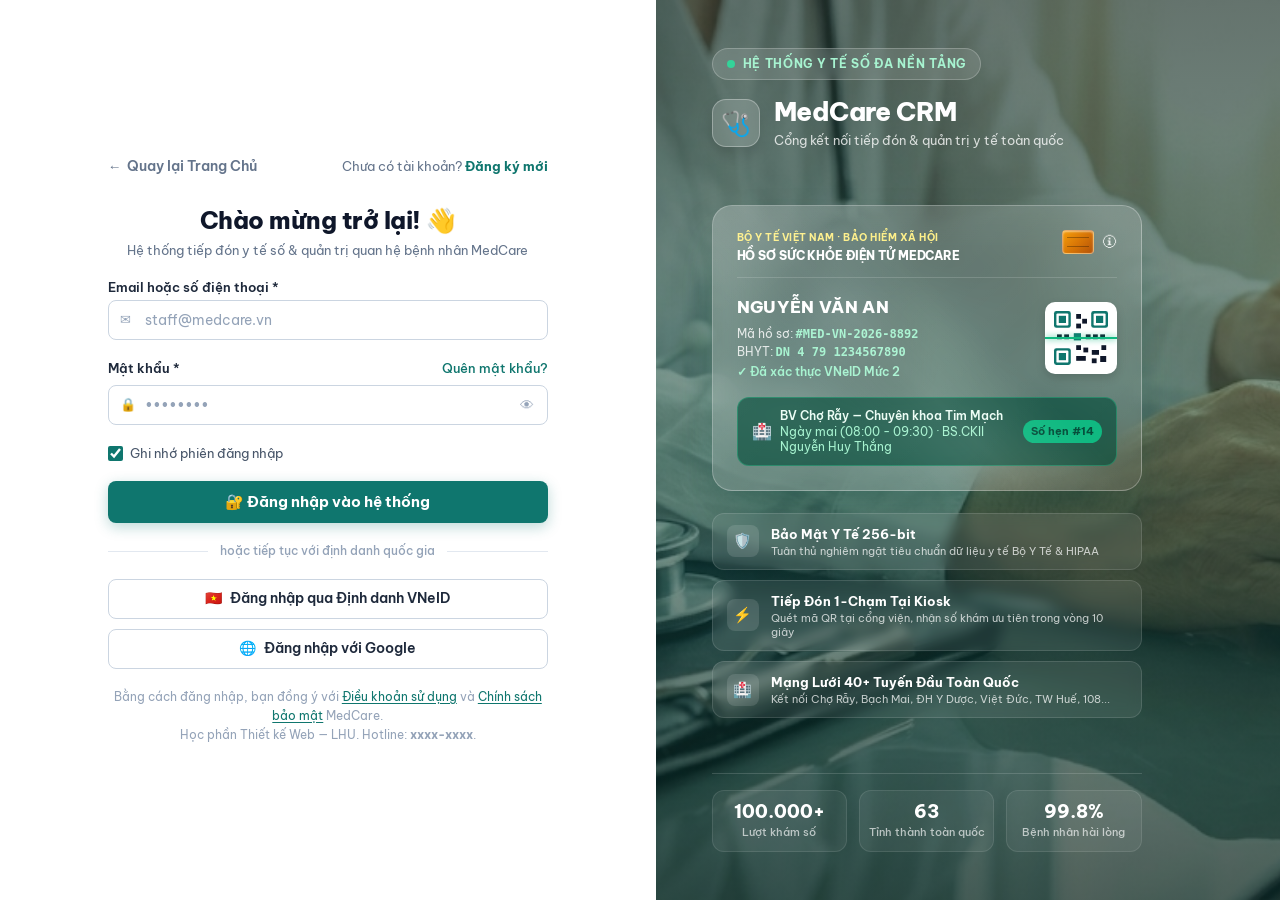
<file: pages/login.html>
<!DOCTYPE html>
<html lang="vi">
<head>
  <meta charset="UTF-8">
  <meta name="viewport" content="width=device-width, initial-scale=1.0">
  <title>Đăng nhập — MedCare CRM & Cổng Y Tế Bệnh Nhân</title>

    <link rel="preconnect" href="https://fonts.googleapis.com">
  <link rel="preconnect" href="https://fonts.gstatic.com" crossorigin>
  <link href="https://fonts.googleapis.com/css2?family=Be+Vietnam+Pro:ital,wght@0,300;0,400;0,500;0,600;0,700;0,800;0,900;1,400;1,600&display=swap" rel="stylesheet">
  <link rel="stylesheet" href="../css/variables.css">
  <link rel="stylesheet" href="../css/reset.css">
  <link rel="stylesheet" href="../css/global.css">
  <link rel="stylesheet" href="../css/auth.css">
</head>
<body>

<div class="auth-page">

  <!-- ══════════════════════════════════════════════════════════════════════════
       LEFT PANEL — BRAND & DIGITAL HEALTH CARD SHOWCASE (MODERN HEALTHCARE)
       ══════════════════════════════════════════════════════════════════════════ -->
  <div class="auth-left">

    <!-- Top Brand Header -->
    <div class="auth-brand-wrapper">
      <div class="auth-brand-badge">
        <span class="auth-pulse-dot"></span>
        Hệ thống Y tế Số Đa Nền tảng
      </div>

      <div class="auth-brand-row">
        <div class="auth-brand-icon">🩺</div>
        <div>
          <div class="auth-brand-title">MedCare CRM</div>
          <div class="auth-brand-subtitle">Cổng kết nối tiếp đón & quản trị y tế toàn quốc</div>
        </div>
      </div>
    </div>

    <!-- Center Showcase: Glassmorphic Digital Health Card (Thẻ Y Tế Số Điện Tử 4.0) -->
    <div class="auth-showcase">

      <div class="ehealth-card">
        <!-- Card Header -->
        <div class="ehealth-header">
          <div class="ehealth-national">
            <span class="ehealth-national-title">BỘ Y TẾ VIỆT NAM · BẢO HIỂM XÃ HỘI</span>
            <span class="ehealth-national-sub">HỒ SƠ SỨC KHỎE ĐIỆN TỬ MEDCARE</span>
          </div>
          <div class="ehealth-chip-wrap">
            <div class="ehealth-chip"></div>
            <span class="ehealth-nfc">🛈</span>
          </div>
        </div>

        <!-- Card Body: Patient Details & QR -->
        <div class="ehealth-body">
          <div class="ehealth-user-info">
            <div class="ehealth-user-name">NGUYỄN VĂN AN</div>
            <div class="ehealth-user-meta">Mã hồ sơ: <span class="ehealth-user-code">#MED-VN-2026-8892</span></div>
            <div class="ehealth-user-meta">BHYT: <span class="ehealth-user-code">DN 4 79 1234567890</span></div>
            <div class="ehealth-user-meta" style="color: #A7F3D0; font-weight: 600; margin-top: 2px;">
              ✓ Đã xác thực VNeID Mức 2
            </div>
          </div>

          <div class="ehealth-qr-box" title="Quét mã QR tại kiosk để xếp số tự động">
            <span class="ehealth-qr-scanline"></span>
            <!-- Inline SVG QR Code Mockup -->
            <svg width="60" height="60" viewBox="0 0 100 100" fill="#0F172A">
              <!-- Position markers -->
              <rect x="5" y="5" width="28" height="28" fill="#0F766E" rx="4"/>
              <rect x="9" y="9" width="20" height="20" fill="#FFFFFF" rx="2"/>
              <rect x="13" y="13" width="12" height="12" fill="#0F766E"/>

              <rect x="67" y="5" width="28" height="28" fill="#0F766E" rx="4"/>
              <rect x="71" y="9" width="20" height="20" fill="#FFFFFF" rx="2"/>
              <rect x="75" y="13" width="12" height="12" fill="#0F766E"/>

              <rect x="5" y="67" width="28" height="28" fill="#0F766E" rx="4"/>
              <rect x="9" y="71" width="20" height="20" fill="#FFFFFF" rx="2"/>
              <rect x="13" y="75" width="12" height="12" fill="#0F766E"/>

              <!-- Data bits -->
              <rect x="42" y="10" width="8" height="8"/>
              <rect x="52" y="18" width="8" height="8"/>
              <rect x="42" y="26" width="8" height="8"/>
              <rect x="10" y="44" width="8" height="8"/>
              <rect x="22" y="44" width="8" height="8"/>
              <rect x="38" y="42" width="12" height="12" fill="#0F766E"/>
              <rect x="58" y="44" width="8" height="8"/>
              <rect x="70" y="44" width="8" height="8"/>
              <rect x="82" y="44" width="8" height="8"/>
              <rect x="42" y="62" width="8" height="8"/>
              <rect x="54" y="66" width="8" height="8"/>
              <rect x="68" y="70" width="12" height="8"/>
              <rect x="84" y="62" width="8" height="8"/>
              <rect x="42" y="80" width="16" height="8"/>
              <rect x="68" y="84" width="8" height="8"/>
              <rect x="82" y="80" width="10" height="10"/>
            </svg>
          </div>
        </div>

        <!-- Live Appointment Indicator Strip -->
        <div class="ehealth-live-status">
          <div class="ehealth-live-left">
            <span class="ehealth-live-icon">🏥</span>
            <div class="ehealth-live-text">
              BV Chợ Rẫy — Chuyên khoa Tim Mạch<br>
              <span style="color:#A7F3D0; font-weight:400;">Ngày mai (08:00 - 09:30) · BS.CKII Nguyễn Huy Thắng</span>
            </div>
          </div>
          <span class="ehealth-live-badge">Số hẹn #14</span>
        </div>
      </div>

      <!-- Modern Trust Badges (Compact & High-Tech) -->
      <div class="auth-trust-list">
        <div class="auth-trust-item">
          <div class="auth-trust-icon">🛡️</div>
          <div class="auth-trust-content">
            <div class="auth-trust-title">Bảo Mật Y Tế 256-bit</div>
            <div class="auth-trust-desc">Tuân thủ nghiêm ngặt tiêu chuẩn dữ liệu y tế Bộ Y Tế & HIPAA</div>
          </div>
        </div>

        <div class="auth-trust-item">
          <div class="auth-trust-icon">⚡</div>
          <div class="auth-trust-content">
            <div class="auth-trust-title">Tiếp Đón 1-Chạm Tại Kiosk</div>
            <div class="auth-trust-desc">Quét mã QR tại cổng viện, nhận số khám ưu tiên trong vòng 10 giây</div>
          </div>
        </div>

        <div class="auth-trust-item">
          <div class="auth-trust-icon">🏥</div>
          <div class="auth-trust-content">
            <div class="auth-trust-title">Mạng Lưới 40+ Tuyến Đầu Toàn Quốc</div>
            <div class="auth-trust-desc">Kết nối Chợ Rẫy, Bạch Mai, ĐH Y Dược, Việt Đức, TW Huế, 108...</div>
          </div>
        </div>
      </div>

    </div>

    <!-- Bottom Statistics -->
    <div class="auth-footer-stats">
      <div class="auth-stat-box">
        <div class="auth-stat-value">100.000+</div>
        <div class="auth-stat-label">Lượt khám số</div>
      </div>
      <div class="auth-stat-box">
        <div class="auth-stat-value">63</div>
        <div class="auth-stat-label">Tỉnh thành toàn quốc</div>
      </div>
      <div class="auth-stat-box">
        <div class="auth-stat-value">99.8%</div>
        <div class="auth-stat-label">Bệnh nhân hài lòng</div>
      </div>
    </div>

  </div>

  <!-- ══════════════════════════════════════════════════════════════════════════
       RIGHT PANEL — CLEAN MINIMAL FORM (theo mẫu LoginForm)
       ══════════════════════════════════════════════════════════════════════════ -->
  <div class="auth-right">
    <div class="auth-form-container">

      <!-- Navigation Bar -->
      <div class="auth-nav-bar">
        <a href="../index.html" class="auth-back-link">
          <span>←</span> Quay lại Trang Chủ
        </a>
        <div class="auth-switch-link">
          Chưa có tài khoản? <a href="register.html">Đăng ký mới</a>
        </div>
      </div>

      <!-- Main login form wrapper — flex column, centered -->
      <form class="lf-form" id="loginForm" onsubmit="handleLogin(event)" novalidate>

        <!-- ── FIELD GROUP ── -->
        <div class="lf-field-group">

          <!-- Heading -->
          <div class="lf-heading">
            <h1 class="lf-title">Chào mừng trở lại! 👋</h1>
            <p class="lf-desc">Hệ thống tiếp đón y tế số &amp; quản trị quan hệ bệnh nhân MedCare</p>
          </div>

          <!-- ── Email Field ── -->
          <div class="lf-field">
            <label class="lf-label" for="loginEmail">
              Email hoặc số điện thoại <span class="required">*</span>
            </label>
            <div class="lf-input-wrap">
              <span class="lf-input-icon">✉</span>
              <input
                type="text"
                id="loginEmail"
                class="lf-input"
                placeholder="staff@medcare.vn"
                autocomplete="username"
                required
              >
            </div>
          </div>

          <!-- ── Password Field ── -->
          <div class="lf-field">
            <div class="lf-label-row">
              <label class="lf-label" for="loginPassword">Mật khẩu <span class="required">*</span></label>
              <a href="#" class="lf-forgot" onclick="showToast('Vui lòng liên hệ tổng đài xxxx-xxxx.','info');return false;">
                Quên mật khẩu?
              </a>
            </div>
            <div class="lf-input-wrap">
              <span class="lf-input-icon">🔒</span>
              <input
                type="password"
                id="loginPassword"
                class="lf-input"
                placeholder="••••••••"
                autocomplete="current-password"
                required
              >
              <button type="button" class="lf-toggle-pwd" onclick="togglePassword('loginPassword',this)" title="Hiện/Ẩn">👁</button>
            </div>
          </div>

          <!-- Remember me -->
          <div class="lf-field lf-checkbox-row">
            <label class="lf-checkbox-label">
              <input type="checkbox" id="rememberMe" checked>
              <span>Ghi nhớ phiên đăng nhập</span>
            </label>
          </div>

          <!-- ── Submit ── -->
          <div class="lf-field">
            <button type="submit" class="lf-btn-submit" id="btnLogin">
              🔐 Đăng nhập vào hệ thống
            </button>
          </div>

          <!-- ── Divider Or continue with ── -->
          <div class="lf-separator"><span>hoặc tiếp tục với định danh quốc gia</span></div>

          <!-- ── Social Buttons ── -->
          <div class="lf-field lf-social-col">
            <button type="button" class="lf-btn-social lf-btn-vneid" onclick="quickLogin('benhnhan@gmail.com')">
              <span>🇻🇳</span> Đăng nhập qua Định danh VNeID
            </button>
            <button type="button" class="lf-btn-social lf-btn-google" onclick="showToast('Đang kết nối Google y tế...','info')">
              <span>🌐</span> Đăng nhập với Google
            </button>
          </div>

          <!-- ── Description / Disclaimer ── -->
          <p class="lf-disclaimer">
            Bằng cách đăng nhập, bạn đồng ý với
            <a href="#">Điều khoản sử dụng</a> và
            <a href="#">Chính sách bảo mật</a> MedCare.<br>
            Học phần Thiết kế Web — LHU. Hotline: <strong>xxxx-xxxx</strong>.
          </p>

        </div>
        <!-- /lf-field-group -->

      </form>

    </div>
  </div>

</div>

<div class="toast-container" id="toastContainer"></div>

<script src="../js/auth.js"></script>
<script>
  // Tự động chuyển hướng nếu phiên đăng nhập còn hiệu lực
  redirectIfLoggedIn();
</script>
</body>
</html>
</file>
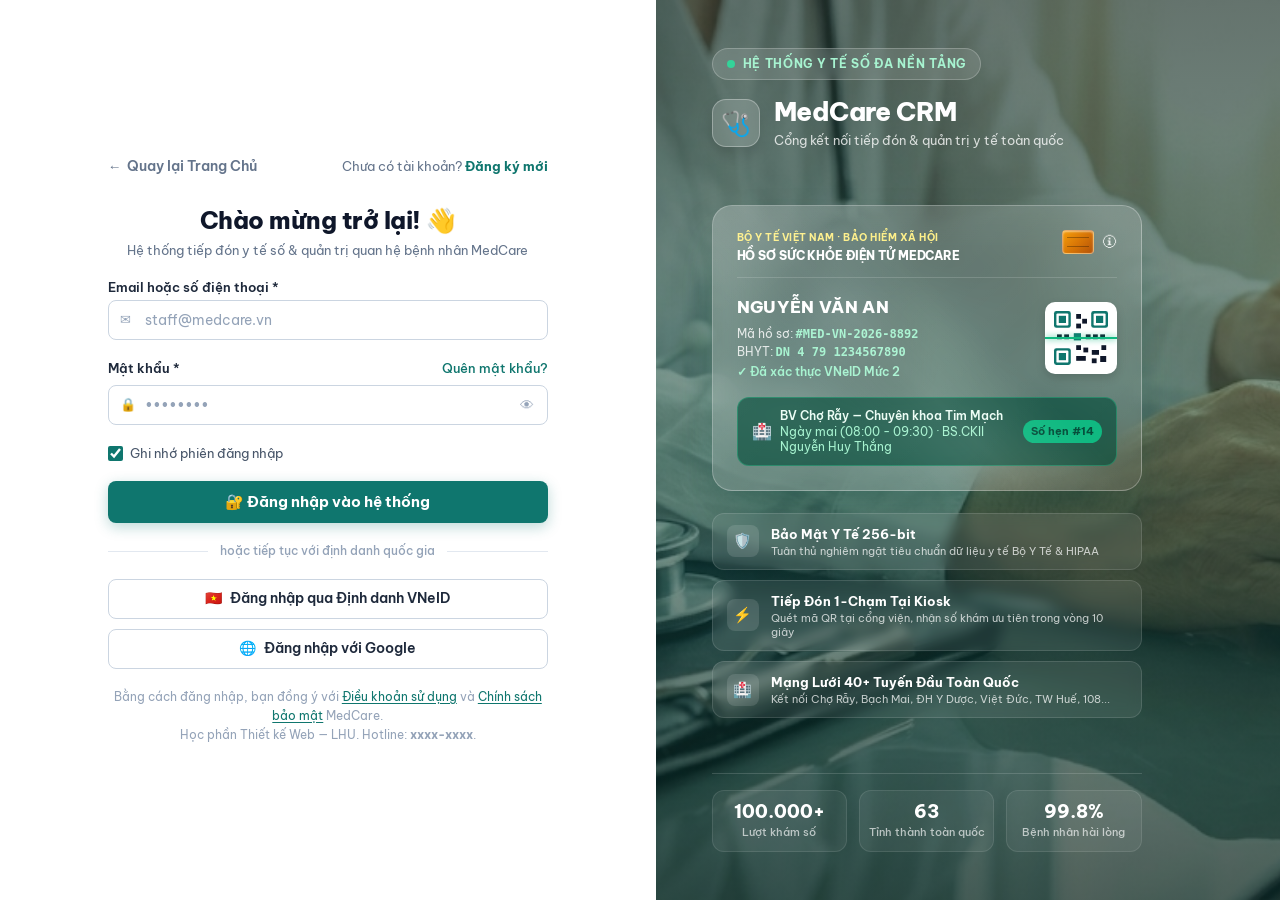
<file: pages/patient-portal.html>
<!DOCTYPE html>
<html lang="vi">
<head>
  <meta charset="UTF-8">
  <meta name="viewport" content="width=device-width, initial-scale=1.0">
  <title>Cổng Bệnh Nhân Trực Tuyến — MedCare e-Portal</title>

    <link rel="preconnect" href="https://fonts.googleapis.com">
  <link rel="preconnect" href="https://fonts.gstatic.com" crossorigin>
  <link href="https://fonts.googleapis.com/css2?family=Be+Vietnam+Pro:ital,wght@0,300;0,400;0,500;0,600;0,700;0,800;0,900;1,400;1,600&display=swap" rel="stylesheet">
  <link rel="stylesheet" href="../css/variables.css">
  <link rel="stylesheet" href="../css/reset.css">
  <link rel="stylesheet" href="../css/global.css">
  <link rel="stylesheet" href="../css/patient-portal.css">
</head>
<body class="patient-portal-body">

  <!-- ══════════════════════════════════════════════════════════════════════════
       1. TOP NAVBAR
       ══════════════════════════════════════════════════════════════════════════ -->
  <header class="portal-navbar">
    <a href="../index.html" class="portal-nav-brand">
      <div class="portal-brand-logo">🩺</div>
      <div>
        <div class="portal-brand-title">MedCare Portal</div>
      </div>
      <span class="portal-brand-tag">Cổng Bệnh Nhân 4.0</span>
    </a>

    <div class="portal-nav-actions">
      <!-- Admin switch back button if admin logged in -->
      <a href="../dashboard/index.html" id="adminSwitchBtn" style="display:none;" class="portal-btn-secondary">
        <span>⚙️</span> Vào CRM Quản Trị
      </a>

      <a href="tel:19001000" class="portal-hotline-btn">
        <span>📞</span> Tổng đài: <strong>xxxx-xxxx</strong>
      </a>

      <div class="portal-user-profile">
        <div class="portal-user-avatar" id="navAvatar">A</div>
        <div class="portal-user-info">
          <span class="portal-user-name" id="navUserName">Nguyễn Văn An</span>
          <span class="portal-user-role" id="navUserRole">Bệnh nhân</span>
        </div>
        <button type="button" class="portal-btn-logout" onclick="logout()">
          <span>🚪</span> Đăng xuất
        </button>
      </div>
    </div>
  </header>

  <!-- ══════════════════════════════════════════════════════════════════════════
       2. MAIN CONTENT CONTAINER
       ══════════════════════════════════════════════════════════════════════════ -->
  <main class="portal-container">

    <!-- HERO SECTION: DIGITAL HEALTH CARD + STATS -->
    <section class="portal-hero-grid">

      <!-- Left: Interactive Digital Health Card -->
      <div class="portal-card-wrapper">
        <div class="portal-card-top">
          <div>
            <div class="portal-national-seal">BỘ Y TẾ VIỆT NAM · BẢO HIỂM XÃ HỘI</div>
            <div class="portal-card-name-title">THẺ Y TẾ ĐIỆN TỬ (e-HEALTH CARD)</div>
          </div>
          <div class="portal-chip-box">
            <div class="portal-chip-gold"></div>
            <span style="font-size:16px;">🛈</span>
          </div>
        </div>

        <div class="portal-card-mid">
          <div>
            <div class="portal-patient-name" id="cardPatientName">NGUYỄN VĂN AN</div>
            <div class="portal-patient-meta">Mã hồ sơ: <span id="cardPatientCode">#MED-VN-2026-8892</span></div>
            <div class="portal-patient-meta">Số BHYT: <span id="cardPatientBhyt">DN 4 79 1234567890</span></div>
            <div class="portal-patient-meta">Điện thoại: <span id="cardPatientPhone">0912345678</span></div>
            <div class="portal-patient-meta" style="color:#FEF08A; font-weight:600; margin-top:2px;">
              ✓ Đã liên thông VNeID & Hệ thống Bệnh viện Toàn quốc
            </div>
          </div>

          <div class="portal-card-qr" title="Mã QR định danh tiếp đón">
            <svg width="64" height="64" viewBox="0 0 100 100" fill="#0F766E">
              <rect x="5" y="5" width="28" height="28" fill="#0F766E" rx="4"/>
              <rect x="9" y="9" width="20" height="20" fill="#FFFFFF" rx="2"/>
              <rect x="13" y="13" width="12" height="12" fill="#0F766E"/>

              <rect x="67" y="5" width="28" height="28" fill="#0F766E" rx="4"/>
              <rect x="71" y="9" width="20" height="20" fill="#FFFFFF" rx="2"/>
              <rect x="75" y="13" width="12" height="12" fill="#0F766E"/>

              <rect x="5" y="67" width="28" height="28" fill="#0F766E" rx="4"/>
              <rect x="9" y="71" width="20" height="20" fill="#FFFFFF" rx="2"/>
              <rect x="13" y="75" width="12" height="12" fill="#0F766E"/>

              <rect x="42" y="14" width="8" height="8"/>
              <rect x="42" y="44" width="12" height="12"/>
              <rect x="70" y="44" width="8" height="8"/>
              <rect x="54" y="66" width="14" height="8"/>
              <rect x="80" y="80" width="10" height="10"/>
            </svg>
          </div>
        </div>

        <div class="portal-card-bottom">
          <span>● Quét mã tại Kiosk bệnh viện để lấy số thứ tự ưu tiên</span>
          <span style="color:#A7F3D0; font-weight:700;">Hạn BHYT: 31/12/2028</span>
        </div>
      </div>

      <!-- Right: Summary Bio & Quick Actions -->
      <div class="portal-bio-panel">
        <div>
          <div class="portal-bio-header">
            <div>
              <h2 class="portal-bio-title">Xin chào, <span id="bioHelloName">Nguyễn Văn An</span>! 👋</h2>
              <p class="portal-bio-desc">Quản lý lịch hẹn, theo dõi số thứ tự tiếp đón và kết quả khám chữa bệnh trực tuyến.</p>
            </div>
          </div>

          <div class="portal-stat-grid">
            <div class="portal-stat-item">
              <div class="portal-stat-num" id="statActiveAppointments">0</div>
              <div class="portal-stat-label">Lịch hẹn sắp tới</div>
            </div>
            <div class="portal-stat-item">
              <div class="portal-stat-num" id="statCompletedAppointments">0</div>
              <div class="portal-stat-label">Lượt đã khám</div>
            </div>
            <div class="portal-stat-item">
              <div class="portal-stat-num" style="color:#059669;">100%</div>
              <div class="portal-stat-label">BHYT Đúng Tuyến</div>
            </div>
          </div>
        </div>

        <div class="portal-actions-row">
          <button type="button" class="portal-btn-primary" onclick="openNewBookingModal()">
            <span>➕</span> Đặt Lịch Khám Mới
          </button>
          <button type="button" class="portal-btn-secondary" onclick="printHealthCard()">
            <span>🖨️</span> In Thẻ Y Tế & QR
          </button>
        </div>
      </div>

    </section>

    <!-- SECTION: APPOINTMENTS LIST -->
    <section class="portal-section">
      <div class="portal-section-header">
        <div class="portal-section-title-wrap">
          <div class="portal-section-icon">📅</div>
          <div>
            <h3 class="portal-section-title">Danh Sách Lịch Hẹn Khám Bệnh</h3>
            <span style="font-size:12.5px; color:#64748B;">Dữ liệu đồng bộ trực tiếp hai chiều cùng hệ thống CRM Bệnh viện</span>
          </div>
        </div>

        <!-- Filter tabs -->
        <div class="portal-filter-tabs">
          <button type="button" class="portal-filter-tab active" onclick="filterAppointments('all', this)">Tất cả (<span id="countAll">0</span>)</button>
          <button type="button" class="portal-filter-tab" onclick="filterAppointments('contacted', this)">Đã xếp số (<span id="countContacted">0</span>)</button>
          <button type="button" class="portal-filter-tab" onclick="filterAppointments('new', this)">Chờ duyệt (<span id="countNew">0</span>)</button>
          <button type="button" class="portal-filter-tab" onclick="filterAppointments('converted', this)">Đã khám (<span id="countConverted">0</span>)</button>
          <button type="button" class="portal-filter-tab" onclick="filterAppointments('lost', this)">Đã hủy (<span id="countLost">0</span>)</button>
        </div>
      </div>

      <!-- Live Cards Container -->
      <div class="portal-appointment-list" id="appointmentListContainer">
        <!-- Rendered via JavaScript -->
      </div>
    </section>

  </main>

  <!-- ══════════════════════════════════════════════════════════════════════════
       3. MODAL: ĐẶT LỊCH KHÁM MỚI (TỰ ĐỘNG ĐIỀN THÔNG TIN BỆNH NHÂN)
       ══════════════════════════════════════════════════════════════════════════ -->
  <div class="portal-modal-backdrop" id="newBookingModal">
    <div class="portal-modal-box">
      <div class="portal-modal-header">
        <h3 class="portal-modal-title">🏥 Đặt Lịch Khám Bệnh Trực Tuyến</h3>
        <button type="button" class="portal-modal-close" onclick="closeNewBookingModal()">✕</button>
      </div>

      <div class="portal-modal-body">
        <form id="patientBookingForm" onsubmit="handlePatientBookingSubmit(event)">

          <!-- Họ tên & Điện thoại (Tự động điền) -->
          <div style="display:grid; grid-template-columns: 1fr 1fr; gap: 12px; margin-bottom: 14px;">
            <div class="auth-input-group">
              <label class="auth-label">Họ và tên bệnh nhân *</label>
              <input type="text" id="modalBookName" class="auth-input" required readonly style="background:#F1F5F9;">
            </div>
            <div class="auth-input-group">
              <label class="auth-label">Số điện thoại liên hệ *</label>
              <input type="tel" id="modalBookPhone" class="auth-input" required readonly style="background:#F1F5F9;">
            </div>
          </div>

          <!-- Bệnh viện tiếp đón -->
          <div class="auth-input-group" style="margin-bottom: 14px;">
            <label class="auth-label">Chọn Bệnh viện / Cơ sở tiếp đón *</label>
            <select id="modalBookFacility" class="auth-input" required>
              <optgroup label="Bệnh viện Tuyến Trung Ương & Công Lập">
                <option value="Bệnh viện Chợ Rẫy (TP.HCM)" selected>Bệnh viện Chợ Rẫy (Tuyến cuối Miền Nam - Quận 5, TP.HCM)</option>
                <option value="Bệnh viện Bạch Mai (Hà Nội)">Bệnh viện Bạch Mai (Tuyến cuối Miền Bắc - Đống Đa, Hà Nội)</option>
                <option value="Bệnh viện Đại học Y Dược TP.HCM">Bệnh viện Đại học Y Dược TP.HCM (Quận 5, TP.HCM)</option>
                <option value="Bệnh viện Hữu nghị Việt Đức">Bệnh viện Hữu nghị Việt Đức (Hoàn Kiếm, Hà Nội)</option>
                <option value="Bệnh viện Trung ương Huế">Bệnh viện Trung ương Huế (TP. Huế)</option>
                <option value="Bệnh viện Trung ương Quân đội 108">Bệnh viện Trung ương Quân đội 108 (Hai Bà Trưng, Hà Nội)</option>
                <option value="Bệnh viện Thống Nhất">Bệnh viện Thống Nhất (Tân Bình, TP.HCM)</option>
                <option value="Bệnh viện Nhi Đồng 1">Bệnh viện Nhi Đồng 1 (Quận 10, TP.HCM)</option>
              </optgroup>
              <optgroup label="Bệnh viện Quốc Tế & Tư Nhân Uy Tín">
                <option value="Bệnh viện Đa khoa Quốc tế Vinmec Central Park">Bệnh viện Đa khoa Quốc tế Vinmec Central Park (Bình Thạnh, TP.HCM)</option>
                <option value="Bệnh viện FV (Pháp Việt)">Bệnh viện FV (Quận 7, TP.HCM)</option>
                <option value="Bệnh viện Đa khoa Hoàn Mỹ Sài Gòn">Bệnh viện Đa khoa Hoàn Mỹ Sài Gòn (Phú Nhuận, TP.HCM)</option>
                <option value="Bệnh viện Đa khoa Tâm Anh TP.HCM">Bệnh viện Đa khoa Tâm Anh (Tân Bình, TP.HCM)</option>
                <option value="Bệnh viện Đa khoa Hồng Ngọc">Bệnh viện Đa khoa Hồng Ngọc (Ba Đình, Hà Nội)</option>
              </optgroup>
            </select>
          </div>

          <!-- Chuyên khoa / Dịch vụ -->
          <div class="auth-input-group" style="margin-bottom: 14px;">
            <label class="auth-label">Chọn Chuyên khoa / Dịch vụ khám *</label>
            <select id="modalBookService" class="auth-input" required>
              <optgroup label="16 Chuyên Khoa Trọng Điểm">
                <option value="Khám Chuyên Khoa Tim Mạch" selected>Khoa Tim Mạch & Huyết Áp</option>
                <option value="Khám Chuyên Khoa Tiêu Hóa & Gan Mật">Khoa Tiêu Hóa - Gan Mật & Nội Soi</option>
                <option value="Khám Chuyên Khoa Thần Kinh">Khoa Thần Kinh & Đột Quỵ</option>
                <option value="Khám Chuyên Khoa Cơ Xương Khớp">Khoa Cơ Xương Khớp & Chấn Thương Chỉnh Hình</option>
                <option value="Khám Chuyên Khoa Hô Hấp - Phổi">Khoa Hô Hấp & Bệnh Phổi</option>
                <option value="Khám Chuyên Khoa Da Liễu">Khoa Da Liễu & Thẩm Mỹ Da</option>
                <option value="Khám Chuyên Khoa Sản Phụ Khoa">Khoa Sản Phụ Khoa & Thai Kỳ</option>
                <option value="Khám Chuyên Khoa Nhi">Khoa Nhi & Tiêm Chủng</option>
                <option value="Khám Chuyên Khoa Mắt">Khoa Mắt & Nhãn Khoa Kỹ Thuật Cao</option>
                <option value="Khám Chuyên Khoa Tai Mũi Họng">Khoa Tai Mũi Họng</option>
                <option value="Khám Răng Hàm Mặt & Nha Khoa">Khoa Răng Hàm Mặt & Nha Khoa Kỹ Thuật Cao</option>
                <option value="Khám Nội Tiết & Đái Tháo Đường">Khoa Nội Tiết & Chuyển Hóa</option>
              </optgroup>
              <optgroup label="Gói Khám Sức Khỏe Định Kỳ">
                <option value="Gói Khám Sức Khỏe Tổng Quát Toàn Diện">Gói Khám Sức Khỏe Tổng Quát Toàn Diện (Tiêu Chuẩn)</option>
                <option value="Gói Tầm Soát Ung Thư Toàn Diện VIP">Gói Tầm Soát Ung Thư Sớm Chuyên Sâu VIP</option>
                <option value="Gói Tầm Soát Đột Quỵ & Xơ Vữa Động Mạch">Gói Tầm Soát Đột Quỵ Não & Tim Mạch</option>
              </optgroup>
            </select>
          </div>

          <!-- Ngày khám & Khung giờ -->
          <div style="display:grid; grid-template-columns: 1fr 1fr; gap: 12px; margin-bottom: 14px;">
            <div class="auth-input-group">
              <label class="auth-label">Ngày khám dự kiến *</label>
              <input type="date" id="modalBookDate" class="auth-input" required>
            </div>
            <div class="auth-input-group">
              <label class="auth-label">Khung giờ tiếp đón *</label>
              <select id="modalBookTime" class="auth-input" required>
                <option value="Buổi sáng (07:30 - 09:30)" selected>Buổi sáng (07:30 - 09:30)</option>
                <option value="Buổi sáng (09:30 - 11:30)">Buổi sáng (09:30 - 11:30)</option>
                <option value="Buổi chiều (13:30 - 15:30)">Buổi chiều (13:30 - 15:30)</option>
                <option value="Buổi chiều (15:30 - 17:00)">Buổi chiều (15:30 - 17:00)</option>
              </select>
            </div>
          </div>

          <!-- Ghi chú triệu chứng -->
          <div class="auth-input-group" style="margin-bottom: 20px;">
            <label class="auth-label">Triệu chứng hoặc yêu cầu gửi bác sĩ</label>
            <textarea id="modalBookNotes" class="auth-input" style="height:76px; padding:8px 12px; resize:none;" placeholder="Ví dụ: Đau tức ngực trái khi gắng sức, huyết áp cao, đã có kết quả xét nghiệm cũ..."></textarea>
          </div>

          <button type="submit" class="portal-btn-primary" style="width:100%; height:48px;" id="btnSubmitModalBooking">
            <span>✓</span> Xác Nhận Đặt Lịch & Tạo Mã Tiếp Đón
          </button>
        </form>
      </div>
    </div>
  </div>

  <!-- ══════════════════════════════════════════════════════════════════════════
       4. MODAL: XEM PHIẾU HẸN TIẾP ĐÓN (PRINTABLE SLIP WITH QR & BARCODE)
       ══════════════════════════════════════════════════════════════════════════ -->
  <div class="portal-modal-backdrop" id="slipModal">
    <div class="portal-modal-box" style="max-width: 520px;">
      <div class="portal-modal-header">
        <h3 class="portal-modal-title">📄 Phiếu Hẹn Tiếp Đón Kiosk</h3>
        <button type="button" class="portal-modal-close" onclick="closeSlipModal()">✕</button>
      </div>

      <div class="portal-modal-body">
        <div class="printable-slip" id="printableSlipArea">
          <div class="slip-header">
            <div class="slip-hospital" id="slipHospitalName">BỆNH VIỆN CHỢ RẪY (TP.HCM)</div>
            <div class="slip-title">PHIẾU TIẾP ĐÓN KHÁM BỆNH</div>
            <div style="font-size: 11.5px; color:#64748B;">Xác nhận tiếp đón trực tuyến qua MedCare e-Portal</div>
            <div class="slip-queue-number" id="slipQueueNum">SỐ: #14</div>
            <div style="font-size:12px; font-weight:700; color:#0F766E;" id="slipCodeDisplay">#MED2026-8821</div>
          </div>

          <div class="slip-details-grid">
            <div class="slip-label">Bệnh nhân:</div>
            <div class="slip-val" id="slipPatientName">Nguyễn Văn An</div>

            <div class="slip-label">Số điện thoại:</div>
            <div class="slip-val" id="slipPatientPhone">0912345678</div>

            <div class="slip-label">Chuyên khoa:</div>
            <div class="slip-val" id="slipServiceName">Khoa Tim Mạch</div>

            <div class="slip-label">Ngày khám:</div>
            <div class="slip-val" id="slipDate">23/11/2026</div>

            <div class="slip-label">Khung giờ:</div>
            <div class="slip-val" id="slipTime">08:00 - 09:30</div>

            <div class="slip-label">Bác sĩ tiếp nhận:</div>
            <div class="slip-val" id="slipDoctor">PGS.TS Nguyễn Huy Thắng</div>
          </div>

          <div class="slip-barcode-area">
            <!-- Mockup Barcode Lines -->
            <div style="letter-spacing: 4px; font-family: monospace; font-size: 26px; font-weight: 900; line-height: 1;">
              ||||| | |||| ||| || |||||| | ||||
            </div>
            <div style="font-size:11px; color:#64748B; margin-top:6px;">
              Quét mã này tại máy quét tự động ở sảnh tiếp đón bệnh viện
            </div>
          </div>
        </div>

        <div style="display:flex; gap:12px; margin-top:20px;">
          <button type="button" class="portal-btn-primary" onclick="window.print()" style="flex:1;">
            <span>🖨️</span> In Phiếu Hẹn
          </button>
          <button type="button" class="portal-btn-secondary" onclick="closeSlipModal()">
            Đóng
          </button>
        </div>
      </div>
    </div>
  </div>

  <div class="toast-container" id="toastContainer"></div>

  <!-- ══════════════════════════════════════════════════════════════════════════
       SCRIPTS: AUTH & APPOINTMENT LOGIC
       ══════════════════════════════════════════════════════════════════════════ -->
  <script src="../js/auth.js"></script>
  <script>
    let currentSession = null;
    let allPatientAppointments = [];
    let currentFilter = 'all';

    // 1. Kiểm tra session đăng nhập
    function initPortal() {
      currentSession = getSession();
      if (!currentSession) {
        window.location.href = 'login.html';
        return;
      }

      // Nếu là Admin / Cán bộ y tế thì hiển thị nút chuyển về CRM Quản trị
      if (currentSession.role !== 'patient') {
        const adminBtn = document.getElementById('adminSwitchBtn');
        if (adminBtn) adminBtn.style.display = 'inline-flex';
      }

      // Render thông tin người dùng
      renderUserHeader(currentSession);

      // Thiết lập ngày tối thiểu cho form đặt lịch là ngày mai
      const today = new Date();
      today.setDate(today.getDate() + 1);
      const tomorrowStr = today.toISOString().split('T')[0];
      const dateInput = document.getElementById('modalBookDate');
      if (dateInput) {
        dateInput.min = tomorrowStr;
        dateInput.value = tomorrowStr;
      }

      // Tải và hiển thị danh sách lịch hẹn
      loadAppointments();
    }

    function renderUserHeader(user) {
      const name = user.name || 'Bệnh nhân';
      const phone = user.phone || '0912345678';
      const bhyt = user.bhyt || 'DN 4 79 1234567890';
      const code = user.id ? `#MED-VN-${user.id}` : '#MED-VN-2026-8892';

      document.getElementById('navUserName').textContent = name;
      document.getElementById('navAvatar').textContent = name.charAt(0).toUpperCase();
      document.getElementById('navUserRole').textContent = user.roleLabel || 'Bệnh nhân';

      document.getElementById('bioHelloName').textContent = name;
      document.getElementById('cardPatientName').textContent = name.toUpperCase();
      document.getElementById('cardPatientCode').textContent = code;
      document.getElementById('cardPatientBhyt').textContent = bhyt;
      document.getElementById('cardPatientPhone').textContent = phone;
    }

    // 2. Tải và lọc danh sách lịch hẹn từ LocalStorage (medcare_leads)
    function loadAppointments() {
      try {
        const rawLeads = JSON.parse(localStorage.getItem('medcare_leads') || '[]');
        const userPhone = currentSession.phone || '0912345678';
        const userEmail = (currentSession.email || '').toLowerCase();
        const userName  = (currentSession.name || '').toLowerCase();

        // Lọc các cuộc hẹn của bệnh nhân hiện tại
        allPatientAppointments = rawLeads.filter(lead => {
          const lPhone = lead.phone ? String(lead.phone).trim() : '';
          const lEmail = lead.email ? String(lead.email).toLowerCase().trim() : '';
          const lName  = lead.name ? String(lead.name).toLowerCase().trim() : '';

          return (userPhone && lPhone === userPhone) || 
                 (userEmail && lEmail === userEmail) || 
                 (userName && lName === userName);
        });

        // Cập nhật thống kê
        updateStats();

        // Render danh sách
        renderAppointments(currentFilter);
      } catch (err) {
        console.error('Load appointments error:', err);
      }
    }

    function updateStats() {
      const active = allPatientAppointments.filter(a => a.status === 'new' || a.status === 'contacted').length;
      const completed = allPatientAppointments.filter(a => a.status === 'converted').length;

      document.getElementById('statActiveAppointments').textContent = active;
      document.getElementById('statCompletedAppointments').textContent = completed;

      document.getElementById('countAll').textContent = allPatientAppointments.length;
      document.getElementById('countContacted').textContent = allPatientAppointments.filter(a => a.status === 'contacted').length;
      document.getElementById('countNew').textContent = allPatientAppointments.filter(a => a.status === 'new').length;
      document.getElementById('countConverted').textContent = allPatientAppointments.filter(a => a.status === 'converted').length;
      document.getElementById('countLost').textContent = allPatientAppointments.filter(a => a.status === 'lost').length;
    }

    function filterAppointments(status, btn) {
      currentFilter = status;
      document.querySelectorAll('.portal-filter-tab').forEach(b => b.classList.remove('active'));
      if (btn) btn.classList.add('active');
      renderAppointments(status);
    }

    function renderAppointments(statusFilter) {
      const container = document.getElementById('appointmentListContainer');
      if (!container) return;

      let list = allPatientAppointments;
      if (statusFilter !== 'all') {
        list = list.filter(a => a.status === statusFilter);
      }

      if (list.length === 0) {
        container.innerHTML = `
          <div class="portal-empty-state">
            <div class="portal-empty-icon">📋</div>
            <div class="portal-empty-title">Không tìm thấy lịch hẹn nào</div>
            <div class="portal-empty-desc">Bạn chưa có lịch hẹn ở trạng thái này hoặc chưa đặt lịch khám online.</div>
            <button type="button" class="portal-btn-primary" onclick="openNewBookingModal()">
              <span>➕</span> Đặt Lịch Khám Ngay
            </button>
          </div>
        `;
        return;
      }

      container.innerHTML = list.map(item => {
        // Trích xuất mã hẹn từ ghi chú (ví dụ [#MED2026-8821])
        const codeMatch = (item.note || '').match(/#MED2026-\d{4}/);
        const bookingCode = codeMatch ? codeMatch[0] : (item.id ? `#MED-${item.id}` : '#MED2026-AUTO');

        // Parse ngày và khung giờ từ note
        let apptDate = item.createdAt || 'Đang cập nhật';
        let apptTime = 'Theo lịch hẹn bệnh viện';
        const dateMatch = (item.note || '').match(/Hẹn:\s*([^.]+)/i);
        if (dateMatch && dateMatch[1]) {
          apptDate = dateMatch[1].trim();
        }

        // Tách dịch vụ và cơ sở
        let facility = item.facility || 'Bệnh viện Tuyến Trung Ương';
        let service = item.service || 'Khám Tổng Quát';
        if (item.service && item.service.includes('—')) {
          const parts = item.service.split('—');
          service = parts[0].trim();
          facility = parts[1].trim();
        }

        // Status badge
        let badgeHtml = '';
        if (item.status === 'contacted') {
          badgeHtml = `<span class="appointment-status-pill status-contacted">🔵 Đã chốt giờ & xếp số</span>`;
        } else if (item.status === 'converted') {
          badgeHtml = `<span class="appointment-status-pill status-converted">🟢 Đã hoàn thành khám</span>`;
        } else if (item.status === 'lost') {
          badgeHtml = `<span class="appointment-status-pill status-lost">⚪ Đã hủy lịch hẹn</span>`;
        } else {
          badgeHtml = `<span class="appointment-status-pill status-new">🟡 Chờ bệnh viện xếp số</span>`;
        }

        // Nút hủy chỉ hiện khi cuộc hẹn còn active
        const canCancel = item.status === 'new' || item.status === 'contacted';
        const cancelBtnHtml = canCancel ? `
          <button type="button" class="btn-cancel-appt" onclick="cancelAppointment('${item.id}')">
            ✕ Hủy hẹn
          </button>
        ` : '';

        return `
          <div class="appointment-card">
            <div class="appointment-top-row">
              <span class="appointment-code-badge">${bookingCode}</span>
              ${badgeHtml}
            </div>

            <div class="appointment-main-content">
              <div class="appointment-info-col">
                <div class="appointment-facility-name">🏥 ${facility}</div>
                <div class="appointment-service-name">🩺 ${service}</div>
              </div>

              <div class="appointment-info-col">
                <div class="appointment-meta-item">📅 Thời gian: <strong>${apptDate}</strong></div>
                <div class="appointment-meta-item">👨‍⚕️ Bác sĩ / Phân công: <strong>${item.assignedTo || 'Bác sĩ chuyên khoa'}</strong></div>
              </div>
            </div>

            <div class="appointment-bottom-row">
              <div class="appointment-note-text">
                📝 Ghi chú: ${item.note || 'Không có ghi chú thêm'}
              </div>

              <div class="appointment-btn-actions">
                <button type="button" class="btn-slip-view" onclick="viewAppointmentSlip('${item.id}')">
                  📄 Phiếu Khám & QR
                </button>
                ${cancelBtnHtml}
              </div>
            </div>
          </div>
        `;
      }).join('');
    }

    // 3. Mở & Đóng Modal Đặt Lịch
    function openNewBookingModal() {
      const modal = document.getElementById('newBookingModal');
      if (!modal) return;

      document.getElementById('modalBookName').value = currentSession.name || 'Nguyễn Văn An';
      document.getElementById('modalBookPhone').value = currentSession.phone || '0912345678';

      modal.classList.add('open');
      document.body.style.overflow = 'hidden';
    }

    function closeNewBookingModal() {
      const modal = document.getElementById('newBookingModal');
      if (modal) modal.classList.remove('open');
      document.body.style.overflow = '';
    }

    // 4. Xử lý Gửi Đặt Lịch Mới từ Cổng Bệnh Nhân
    function handlePatientBookingSubmit(e) {
      e.preventDefault();

      const btn = document.getElementById('btnSubmitModalBooking');
      const name = document.getElementById('modalBookName').value.trim();
      const phone = document.getElementById('modalBookPhone').value.trim();
      const facility = document.getElementById('modalBookFacility').value;
      const service = document.getElementById('modalBookService').value;
      const date = document.getElementById('modalBookDate').value;
      const time = document.getElementById('modalBookTime').value;
      const notes = document.getElementById('modalBookNotes').value.trim();

      const codeNum = Math.floor(1000 + Math.random() * 9000);
      const bookingCode = `#MED2026-${codeNum}`;

      btn.disabled = true;
      btn.innerHTML = '<span>⏳</span> Đang lưu vào hệ thống tiếp đón...';

      setTimeout(() => {
        try {
          let leads = JSON.parse(localStorage.getItem('medcare_leads') || '[]');

          const newLead = {
            id: 'LD' + Date.now(),
            name: name,
            gender: currentSession.gender || 'Nam',
            email: currentSession.email || `${phone}@khachhang.medcare.vn`,
            phone: phone,
            facility: facility,
            service: `${service} — ${facility}`,
            source: 'Cổng Bệnh Nhân Trực Tuyến',
            priority: 'high',
            status: 'new', // Chờ bệnh viện tiếp nhận
            note: `[${bookingCode}] Hẹn: ${date} (${time}). Cơ sở: ${facility}. Ghi chú bệnh nhân: ${notes || 'Không có'}`,
            createdAt: new Date().toLocaleDateString('vi-VN'),
            assignedTo: 'Tổng đài viên tiếp đón Kiosk'
          };

          leads.unshift(newLead);
          localStorage.setItem('medcare_leads', JSON.stringify(leads));

          btn.disabled = false;
          btn.innerHTML = '<span>✓</span> Xác Nhận Đặt Lịch & Tạo Mã Tiếp Đón';

          closeNewBookingModal();
          showToast(`Đặt lịch thành công! Mã tiếp đón của bạn là: ${bookingCode}`, 'success');

          // Tải lại danh sách lịch hẹn ngay lập tức
          loadAppointments();
        } catch (err) {
          console.error('Error saving patient lead:', err);
          btn.disabled = false;
          btn.textContent = 'Thử lại';
        }
      }, 700);
    }

    // 5. Xem Phiếu Khám & QR Check-in
    function viewAppointmentSlip(id) {
      const item = allPatientAppointments.find(a => a.id === id);
      if (!item) return;

      const codeMatch = (item.note || '').match(/#MED2026-\d{4}/);
      const bookingCode = codeMatch ? codeMatch[0] : `#MED2026-${Math.floor(1000 + Math.random() * 9000)}`;

      // Lấy tên bệnh viện & dịch vụ
      let facility = item.facility || 'Bệnh viện Chợ Rẫy (TP.HCM)';
      let service = item.service || 'Khám Chuyên Khoa Tim Mạch';
      if (item.service && item.service.includes('—')) {
        const parts = item.service.split('—');
        service = parts[0].trim();
        facility = parts[1].trim();
      }

      // Trích xuất ngày hẹn
      let apptDate = 'Ngày mai';
      const dateMatch = (item.note || '').match(/Hẹn:\s*([^.]+)/i);
      if (dateMatch && dateMatch[1]) {
        apptDate = dateMatch[1].trim();
      }

      document.getElementById('slipHospitalName').textContent = facility.toUpperCase();
      document.getElementById('slipCodeDisplay').textContent = bookingCode;
      document.getElementById('slipPatientName').textContent = item.name;
      document.getElementById('slipPatientPhone').textContent = item.phone;
      document.getElementById('slipServiceName').textContent = service;
      document.getElementById('slipDate').textContent = apptDate;
      document.getElementById('slipDoctor').textContent = item.assignedTo || 'BS. Tiếp nhận Kiosk';

      const modal = document.getElementById('slipModal');
      if (modal) {
        modal.classList.add('open');
        document.body.style.overflow = 'hidden';
      }
    }

    function closeSlipModal() {
      const modal = document.getElementById('slipModal');
      if (modal) modal.classList.remove('open');
      document.body.style.overflow = '';
    }

    // 6. Hủy Lịch Hẹn
    function cancelAppointment(id) {
      if (!confirm('Bạn có chắc chắn muốn hủy lịch hẹn khám này không?')) return;

      try {
        let leads = JSON.parse(localStorage.getItem('medcare_leads') || '[]');
        const target = leads.find(l => l.id === id);
        if (target) {
          target.status = 'lost';
          target.note = (target.note || '') + ' [Bệnh nhân tự hủy qua Cổng Bệnh Nhân]';
          localStorage.setItem('medcare_leads', JSON.stringify(leads));
          showToast('Đã hủy lịch hẹn thành công.', 'info');
          loadAppointments();
        }
      } catch (e) {
        console.error(e);
      }
    }

    // 7. In Thẻ Y Tế
    function printHealthCard() {
      window.print();
    }

    // Khởi chạy khi tài liệu sẵn sàng
    document.addEventListener('DOMContentLoaded', initPortal);
  </script>
</body>
</html>
</file>
<file: css/variables.css>
/* ==============================================================================
   MEDCARE CRM — DESIGN SYSTEM TOKENS
   Modern HealthTech · Trung tâm khám sức khỏe đa chuyên khoa
   ============================================================================== */

:root {
  /* ── PRIMARY: Teal (Y tế & Tin cậy) ── */
  --clr-primary-900: #134E4A;
  --clr-primary-800: #115E59;
  --clr-primary-700: #0F766E;
  --clr-primary-600: #0D9488;
  --clr-primary-500: #14B8A6;
  --clr-primary-400: #2DD4BF;
  --clr-primary-300: #5EEAD4;
  --clr-primary-100: #CCFBF1;
  --clr-primary-50:  #F0FDFA;

  /* ── ACCENT: Emerald (Success, Active, CTA) ── */
  --clr-accent-700:  #047857;
  --clr-accent-600:  #059669;
  --clr-accent-500:  #10B981;
  --clr-accent-400:  #34D399;
  --clr-accent-100:  #D1FAE5;

  /* ── BLUE: (Info, Links) ── */
  --clr-blue-700:    #1D4ED8;
  --clr-blue-600:    #2563EB;
  --clr-blue-500:    #3B82F6;
  --clr-blue-100:    #DBEAFE;

  /* ── NEUTRAL (Slate-based for high contrast & crisp text) ── */
  --clr-gray-950:    #020617;
  --clr-gray-900:    #0F172A; /* Slate 900 - Text chính siêu nét */
  --clr-gray-800:    #1E293B; /* Slate 800 - Tiêu đề & nhãn */
  --clr-gray-700:    #334155; /* Slate 700 - Văn bản nội dung */
  --clr-gray-600:    #475569; /* Slate 600 - Phụ đề & Table Header */
  --clr-gray-500:    #64748B; /* Slate 500 - Muted text (WCAG AA) */
  --clr-gray-400:    #94A3B8; /* Slate 400 - Placeholder & Icons */
  --clr-gray-300:    #CBD5E1; /* Slate 300 - Input borders */
  --clr-gray-200:    #E2E8F0; /* Slate 200 - Divider & Card border */
  --clr-gray-100:    #F1F5F9; /* Slate 100 - Hover backgrounds */
  --clr-gray-50:     #F8FAFC; /* Slate 50  - Page background */
  --clr-white:       #FFFFFF;

  /* ── STATUS ── */
  --clr-success:     #10B981;
  --clr-warning:     #F59E0B;
  --clr-danger:      #EF4444;
  --clr-info:        #3B82F6;

  /* ── RANK COLORS (Hạng khách hàng) ── */
  --clr-bronze:      #B77945;
  --clr-bronze-bg:   #FDF3E7;
  --clr-silver:      #64748B;
  --clr-silver-bg:   #F1F5F9;
  --clr-gold:        #D97706;
  --clr-gold-bg:     #FFFBEB;

  /* ── SEMANTIC ALIASES & COMPONENT TOKENS ── */
  --color-primary:        var(--clr-primary-700);
  --color-primary-hover:  var(--clr-primary-600);
  --color-primary-light:  var(--clr-primary-500);
  --color-accent:         var(--clr-accent-500);
  --color-bg:             var(--clr-gray-50);
  --color-surface:        var(--clr-white);
  --color-text:           var(--clr-gray-900);
  --color-text-sub:       var(--clr-gray-700);
  --color-text-light:     var(--clr-gray-500);
  --color-text-muted:     var(--clr-gray-500);
  --color-border:         var(--clr-gray-200);
  --color-border-hover:   var(--clr-primary-400);

  /* Dashboard, Portal & Shared Palette */
  --clr-text-primary:     var(--clr-gray-900);
  --clr-text-main:        var(--clr-gray-900);
  --clr-text-sub:         var(--clr-gray-700);
  --clr-text-muted:       var(--clr-gray-500);
  --clr-text-light:       var(--clr-gray-500);
  --clr-bg-page:          #F8FAFC;
  --clr-bg-hover:         #F1F5F9;
  --clr-card-bg:          #FFFFFF;
  --clr-border:           #E2E8F0;
  --clr-primary-200:      #99F6E4;

  /* ── TYPOGRAPHY (Be Vietnam Pro Chuẩn Tiếng Việt Toàn Diện) ── */
  --font-sans:     'Be Vietnam Pro', -apple-system, BlinkMacSystemFont, "Segoe UI", Roboto, sans-serif;
  --font-primary:  'Be Vietnam Pro', -apple-system, BlinkMacSystemFont, "Segoe UI", Roboto, sans-serif;
  --font-vn:       'Be Vietnam Pro', -apple-system, BlinkMacSystemFont, "Segoe UI", Roboto, sans-serif;
  --font-heading:  'Be Vietnam Pro', -apple-system, BlinkMacSystemFont, "Segoe UI", Roboto, sans-serif;
  --font-mono:     'JetBrains Mono', 'Fira Code', monospace;

  --text-xs:   0.75rem;    /* 12px */
  --text-sm:   0.875rem;   /* 14px */
  --text-base: 1rem;       /* 16px */
  --text-lg:   1.125rem;   /* 18px */
  --text-xl:   1.25rem;    /* 20px */
  --text-2xl:  1.5rem;     /* 24px */
  --text-3xl:  1.875rem;   /* 30px */
  --text-4xl:  2.25rem;    /* 36px */
  --text-5xl:  3rem;       /* 48px */
  --text-6xl:  3.75rem;    /* 60px */

  --font-normal:   400;
  --font-medium:   500;
  --font-semibold: 600;
  --font-bold:     700;
  --font-extrabold:800;

  /* ── SPACING (4px base) ── */
  --space-1:  0.25rem;   /* 4px  */
  --space-2:  0.5rem;    /* 8px  */
  --space-3:  0.75rem;   /* 12px */
  --space-4:  1rem;      /* 16px */
  --space-5:  1.25rem;   /* 20px */
  --space-6:  1.5rem;    /* 24px */
  --space-8:  2rem;      /* 32px */
  --space-10: 2.5rem;    /* 40px */
  --space-12: 3rem;      /* 48px */
  --space-16: 4rem;      /* 64px */
  --space-20: 5rem;      /* 80px */
  --space-24: 6rem;      /* 96px */

  /* ── BORDER RADIUS ── */
  --radius-sm:   4px;
  --radius-md:   8px;
  --radius-lg:   12px;
  --radius-xl:   16px;
  --radius-2xl:  24px;
  --radius-full: 9999px;

  /* ── SHADOWS ── */
  --shadow-xs:  0 1px 2px rgba(0,0,0,0.05);
  --shadow-sm:  0 1px 3px rgba(0,0,0,0.08), 0 1px 2px rgba(0,0,0,0.04);
  --shadow-md:  0 4px 6px rgba(0,0,0,0.07), 0 2px 4px rgba(0,0,0,0.04);
  --shadow-lg:  0 10px 15px rgba(0,0,0,0.1), 0 4px 6px rgba(0,0,0,0.04);
  --shadow-xl:  0 20px 25px rgba(0,0,0,0.1), 0 10px 10px rgba(0,0,0,0.04);
  --shadow-teal: 0 4px 14px rgba(15,118,110,0.25);
  --shadow-teal-lg: 0 8px 25px rgba(15,118,110,0.35);

  /* ── TRANSITIONS ── */
  --transition-fast:   all 0.15s ease;
  --transition-base:   all 0.25s ease;
  --transition-slow:   all 0.4s ease;
  --transition-spring: all 0.3s cubic-bezier(0.16, 1, 0.3, 1);

  /* ── LAYOUT ── */
  --sidebar-width:         260px;
  --sidebar-collapsed:     72px;
  --header-height:         64px;
  --container-max:         1280px;
  --content-padding:       var(--space-6);
}
</file>
<file: css/global.css>
/* ==============================================================================
   MEDCARE CRM — GLOBAL STYLES & COMPONENT LIBRARY
   Dùng chung cho tất cả các trang
   ============================================================================== */

/* ── GOOGLE FONTS IMPORT (Be Vietnam Pro — Chuẩn ngữ hệ tiếng Việt) ── */
@import url('https://fonts.googleapis.com/css2?family=Be+Vietnam+Pro:ital,wght@0,300;0,400;0,500;0,600;0,700;0,800;0,900;1,400;1,600&display=swap');

/* ── CONTAINER ── */
.container {
  width: 100%;
  max-width: var(--container-max);
  margin-inline: auto;
  padding-inline: var(--space-6);
}

/* ── SECTION ── */
.section {
  padding-block: var(--space-20);
}

.section-sm {
  padding-block: var(--space-12);
}

/* ── TYPOGRAPHY ── */
.text-xs    { font-size: var(--text-xs); }
.text-sm    { font-size: var(--text-sm); }
.text-base  { font-size: var(--text-base); }
.text-lg    { font-size: var(--text-lg); }
.text-xl    { font-size: var(--text-xl); }
.text-2xl   { font-size: var(--text-2xl); }
.text-3xl   { font-size: var(--text-3xl); }

.font-medium   { font-weight: var(--font-medium); }
.font-semibold { font-weight: var(--font-semibold); }
.font-bold     { font-weight: var(--font-bold); }

.text-primary { color: var(--color-primary); }
.text-accent  { color: var(--color-accent); }
.text-muted   { color: var(--color-text-light); }
.text-white   { color: var(--clr-white); }

/* ── BADGE ── */
.badge {
  display: inline-flex;
  align-items: center;
  gap: var(--space-1);
  padding: 2px 10px;
  border-radius: var(--radius-full);
  font-size: var(--text-xs);
  font-weight: var(--font-semibold);
  letter-spacing: 0.03em;
  white-space: nowrap;
}

.badge-teal    { background: var(--clr-primary-100); color: var(--clr-primary-700); }
.badge-green   { background: var(--clr-accent-100);  color: var(--clr-accent-700);  }
.badge-blue    { background: var(--clr-blue-100);    color: var(--clr-blue-700);    }
.badge-gray    { background: var(--clr-gray-100);    color: var(--clr-gray-700);    }
.badge-warning { background: #FEF9C3;                 color: #92400E;                }
.badge-danger  { background: #FEE2E2;                 color: #991B1B;                }

/* Badge hạng */
.badge-bronze { background: var(--clr-bronze-bg); color: var(--clr-bronze); }
.badge-silver { background: var(--clr-silver-bg); color: var(--clr-silver); }
.badge-gold   { background: var(--clr-gold-bg);   color: var(--clr-gold);   }

/* ── BUTTONS ── */
.btn {
  display: inline-flex;
  align-items: center;
  justify-content: center;
  gap: var(--space-2);
  padding: var(--space-3) var(--space-6);
  border-radius: var(--radius-lg);
  font-size: var(--text-sm);
  font-weight: var(--font-semibold);
  line-height: 1;
  transition: var(--transition-spring);
  cursor: pointer;
  border: 1.5px solid transparent;
  white-space: nowrap;
  text-decoration: none;
  user-select: none;
}

.btn:disabled {
  opacity: 0.5;
  cursor: not-allowed;
  pointer-events: none;
}

/* Primary */
.btn-primary {
  background: var(--color-primary);
  color: white;
  border-color: var(--color-primary);
  box-shadow: var(--shadow-teal);
}
.btn-primary:hover {
  background: var(--color-primary-hover);
  border-color: var(--color-primary-hover);
  box-shadow: var(--shadow-teal-lg);
  transform: translateY(-1px);
}

/* Accent (Emerald CTA) */
.btn-accent {
  background: var(--color-accent);
  color: white;
  border-color: var(--color-accent);
  box-shadow: 0 4px 14px rgba(16,185,129,0.3);
}
.btn-accent:hover {
  background: var(--clr-accent-600);
  box-shadow: 0 6px 20px rgba(16,185,129,0.4);
  transform: translateY(-1px);
}

/* Outline */
.btn-outline {
  background: transparent;
  color: var(--color-primary);
  border-color: var(--color-primary);
}
.btn-outline:hover {
  background: var(--clr-primary-50);
  box-shadow: var(--shadow-sm);
}

/* Ghost */
.btn-ghost {
  background: transparent;
  color: var(--color-text-light);
  border-color: var(--color-border);
}
.btn-ghost:hover {
  background: var(--clr-gray-100);
  color: var(--color-text);
}

/* Danger */
.btn-danger {
  background: var(--clr-danger);
  color: white;
  border-color: var(--clr-danger);
}
.btn-danger:hover {
  background: #DC2626;
  transform: translateY(-1px);
}

/* Sizes */
.btn-sm { padding: var(--space-2) var(--space-4); font-size: var(--text-xs); }
.btn-lg { padding: var(--space-4) var(--space-8); font-size: var(--text-base); }
.btn-xl { padding: var(--space-5) var(--space-10); font-size: var(--text-lg); border-radius: var(--radius-xl); }

/* Loading spinner */
.btn.loading::after {
  content: "";
  width: 14px;
  height: 14px;
  border: 2px solid currentColor;
  border-top-color: transparent;
  border-radius: 50%;
  animation: btnSpin 0.6s linear infinite;
}
@keyframes btnSpin { to { transform: rotate(360deg); } }

/* ── CARDS ── */
.card {
  background: var(--color-surface);
  border-radius: var(--radius-xl);
  border: 1px solid var(--color-border);
  box-shadow: var(--shadow-sm);
  overflow: hidden;
  transition: var(--transition-base);
}

.card:hover {
  box-shadow: var(--shadow-md);
  border-color: var(--color-border-hover);
}

.card-body {
  padding: var(--space-6);
}

.card-header {
  padding: var(--space-5) var(--space-6);
  border-bottom: 1px solid var(--color-border);
  display: flex;
  align-items: center;
  justify-content: space-between;
  gap: var(--space-4);
}

.card-title {
  font-size: var(--text-base);
  font-weight: var(--font-semibold);
  color: var(--clr-gray-800);
  margin: 0;
}

/* ── FORM ELEMENTS ── */
.form-group {
  display: flex;
  flex-direction: column;
  gap: var(--space-2);
}

.form-label {
  font-size: var(--text-sm);
  font-weight: var(--font-semibold);
  color: var(--clr-gray-800);
}

.form-label .required {
  color: var(--clr-danger);
  margin-left: 2px;
}

.form-control {
  width: 100%;
  padding: var(--space-3) var(--space-4);
  border: 1.5px solid var(--clr-gray-300);
  border-radius: var(--radius-lg);
  font-family: var(--font-sans);
  font-size: var(--text-sm);
  font-weight: 500;
  color: var(--clr-gray-900);
  background: #FFFFFF;
  transition: var(--transition-fast);
  outline: none;
}

.form-control::placeholder {
  color: var(--clr-gray-400);
  font-weight: 400;
}

.form-control:focus {
  border-color: var(--color-primary);
  box-shadow: 0 0 0 3px rgba(15,118,110,0.12);
}

.form-control.is-invalid {
  border-color: var(--clr-danger);
  box-shadow: 0 0 0 3px rgba(239,68,68,0.1);
}

.form-control.is-valid {
  border-color: var(--clr-accent-500);
}

.form-hint {
  font-size: var(--text-xs);
  color: var(--color-text-light);
}

.form-error {
  font-size: var(--text-xs);
  color: var(--clr-danger);
  display: flex;
  align-items: center;
  gap: var(--space-1);
}

.form-grid {
  display: grid;
  grid-template-columns: 1fr 1fr;
  gap: var(--space-4);
}

/* ── TABLE ── */
.table-wrapper {
  overflow-x: auto;
  border-radius: var(--radius-xl);
  border: 1px solid var(--color-border);
}

.table {
  width: 100%;
  font-size: var(--text-sm);
  text-align: left;
}

.table thead th {
  padding: var(--space-3) var(--space-4);
  font-size: var(--text-xs);
  font-weight: var(--font-semibold);
  letter-spacing: 0.05em;
  text-transform: uppercase;
  color: var(--clr-gray-500);
  background: var(--clr-gray-50);
  border-bottom: 1px solid var(--color-border);
  white-space: nowrap;
}

.table tbody td {
  padding: var(--space-3) var(--space-4);
  border-bottom: 1px solid var(--color-border);
  color: var(--clr-gray-700);
  vertical-align: middle;
}

.table tbody tr:last-child td {
  border-bottom: none;
}

.table tbody tr {
  transition: background 0.15s ease;
}

.table tbody tr:hover {
  background: var(--clr-primary-50);
}

/* ── KPI CARD ── */
.kpi-card {
  background: var(--color-surface);
  border-radius: var(--radius-xl);
  padding: var(--space-6);
  border: 1px solid var(--color-border);
  box-shadow: var(--shadow-sm);
  position: relative;
  overflow: hidden;
  transition: var(--transition-spring);
}

.kpi-card::before {
  content: "";
  position: absolute;
  top: 0; left: 0;
  right: 0;
  height: 3px;
  background: linear-gradient(90deg, var(--kpi-color, var(--color-primary)), transparent);
}

.kpi-card:hover {
  transform: translateY(-3px);
  box-shadow: var(--shadow-lg);
}

.kpi-label {
  font-size: var(--text-xs);
  font-weight: var(--font-semibold);
  letter-spacing: 0.08em;
  text-transform: uppercase;
  color: var(--color-text-light);
  margin-bottom: var(--space-2);
}

.kpi-value {
  font-size: var(--text-3xl);
  font-weight: var(--font-extrabold);
  color: var(--clr-primary-800);
  line-height: 1;
  margin-bottom: var(--space-2);
}

.kpi-delta {
  font-size: var(--text-xs);
  font-weight: var(--font-semibold);
  display: flex;
  align-items: center;
  gap: 3px;
}

.kpi-delta.up   { color: var(--clr-accent-500); }
.kpi-delta.down { color: var(--clr-danger); }

.kpi-icon {
  position: absolute;
  top: var(--space-5);
  right: var(--space-5);
  width: 48px;
  height: 48px;
  border-radius: var(--radius-lg);
  display: flex;
  align-items: center;
  justify-content: center;
  font-size: 1.4rem;
  opacity: 0.9;
}

/* ── ALERTS ── */
.alert {
  display: flex;
  align-items: flex-start;
  gap: var(--space-3);
  padding: var(--space-4) var(--space-5);
  border-radius: var(--radius-lg);
  font-size: var(--text-sm);
  border: 1px solid;
}

.alert-info    { background: var(--clr-blue-100);   border-color: #93C5FD; color: var(--clr-blue-700); }
.alert-success { background: var(--clr-accent-100); border-color: var(--clr-accent-400); color: var(--clr-accent-700); }
.alert-warning { background: #FEF9C3; border-color: #FDE047; color: #92400E; }
.alert-danger  { background: #FEE2E2; border-color: #FCA5A5; color: #991B1B; }

/* ── AVATAR ── */
.avatar {
  width: 36px;
  height: 36px;
  border-radius: var(--radius-full);
  background: linear-gradient(135deg, var(--clr-primary-500), var(--clr-accent-500));
  color: white;
  font-weight: var(--font-bold);
  font-size: var(--text-sm);
  display: flex;
  align-items: center;
  justify-content: center;
  flex-shrink: 0;
  user-select: none;
}

.avatar-sm { width: 28px; height: 28px; font-size: var(--text-xs); }
.avatar-lg { width: 48px; height: 48px; font-size: var(--text-lg); }
.avatar-xl { width: 64px; height: 64px; font-size: var(--text-2xl); }

/* ── MODAL ── */
.modal-overlay {
  position: fixed;
  inset: 0;
  background: rgba(10, 25, 24, 0.5);
  backdrop-filter: blur(4px);
  display: flex;
  align-items: center;
  justify-content: center;
  z-index: 1000;
  padding: var(--space-6);
  opacity: 0;
  visibility: hidden;
  transition: var(--transition-base);
}

.modal-overlay.show {
  opacity: 1;
  visibility: visible;
}

.modal {
  background: var(--color-surface);
  border-radius: var(--radius-2xl);
  box-shadow: var(--shadow-xl);
  width: 100%;
  max-width: 560px;
  max-height: 90vh;
  overflow-y: auto;
  transform: translateY(16px) scale(0.98);
  transition: var(--transition-spring);
}

.modal-overlay.show .modal {
  transform: translateY(0) scale(1);
}

.modal-header {
  display: flex;
  align-items: center;
  justify-content: space-between;
  padding: var(--space-6);
  border-bottom: 1px solid var(--color-border);
}

.modal-title {
  font-size: var(--text-xl);
  font-weight: var(--font-bold);
  color: var(--clr-primary-900);
}

.modal-body {
  padding: var(--space-6);
}

.modal-footer {
  display: flex;
  align-items: center;
  justify-content: flex-end;
  gap: var(--space-3);
  padding: var(--space-5) var(--space-6);
  border-top: 1px solid var(--color-border);
  background: var(--clr-gray-50);
}

.btn-close {
  width: 36px;
  height: 36px;
  border-radius: var(--radius-md);
  display: flex;
  align-items: center;
  justify-content: center;
  color: var(--color-text-light);
  background: var(--clr-gray-100);
  transition: var(--transition-fast);
  font-size: 1.1rem;
}

.btn-close:hover {
  background: var(--clr-gray-200);
  color: var(--color-text);
}

/* ── TOAST NOTIFICATION ── */
.toast-container {
  position: fixed;
  bottom: var(--space-6);
  right: var(--space-6);
  display: flex;
  flex-direction: column;
  gap: var(--space-3);
  z-index: 2000;
}

.toast {
  display: flex;
  align-items: center;
  gap: var(--space-3);
  padding: var(--space-4) var(--space-5);
  background: var(--clr-gray-900);
  color: white;
  border-radius: var(--radius-xl);
  box-shadow: var(--shadow-xl);
  font-size: var(--text-sm);
  font-weight: var(--font-medium);
  min-width: 300px;
  animation: toastIn 0.35s cubic-bezier(0.16, 1, 0.3, 1);
  border-left: 4px solid;
}

.toast.success { border-color: var(--clr-accent-500); }
.toast.error   { border-color: var(--clr-danger); }
.toast.warning { border-color: var(--clr-warning); }
.toast.info    { border-color: var(--clr-blue-500); }

@keyframes toastIn {
  from { transform: translateX(100%); opacity: 0; }
  to   { transform: translateX(0);    opacity: 1; }
}

/* ── SKELETON LOADING ── */
.skeleton {
  background: linear-gradient(90deg, var(--clr-gray-200) 25%, var(--clr-gray-100) 50%, var(--clr-gray-200) 75%);
  background-size: 400% 100%;
  animation: skeleton-wave 1.5s ease infinite;
  border-radius: var(--radius-md);
}

@keyframes skeleton-wave {
  0%   { background-position: 100% 50%; }
  100% { background-position: 0% 50%; }
}

/* ── DIVIDER ── */
.divider {
  height: 1px;
  background: var(--color-border);
  margin-block: var(--space-4);
}

.divider-text {
  display: flex;
  align-items: center;
  gap: var(--space-4);
  font-size: var(--text-sm);
  color: var(--color-text-light);
  margin-block: var(--space-4);
}

.divider-text::before,
.divider-text::after {
  content: "";
  flex: 1;
  height: 1px;
  background: var(--color-border);
}

/* ── PAGE HEADER ── */
.page-header {
  display: flex;
  align-items: flex-start;
  justify-content: space-between;
  gap: var(--space-4);
  margin-bottom: var(--space-6);
  flex-wrap: wrap;
}

.page-title {
  font-size: var(--text-2xl);
  font-weight: var(--font-extrabold);
  color: var(--clr-primary-900);
  line-height: 1.2;
}

.page-subtitle {
  font-size: var(--text-sm);
  color: var(--color-text-light);
  margin-top: var(--space-1);
}

/* ── BREADCRUMB ── */
.breadcrumb {
  display: flex;
  align-items: center;
  gap: var(--space-2);
  font-size: var(--text-sm);
  color: var(--color-text-light);
  margin-bottom: var(--space-4);
}

.breadcrumb a:hover {
  color: var(--color-primary);
}

.breadcrumb-sep { opacity: 0.4; }

/* ── EMPTY STATE ── */
.empty-state {
  display: flex;
  flex-direction: column;
  align-items: center;
  justify-content: center;
  padding: var(--space-16) var(--space-8);
  text-align: center;
  gap: var(--space-4);
}

.empty-state-icon {
  font-size: 3rem;
  opacity: 0.4;
}

.empty-state-title {
  font-size: var(--text-lg);
  font-weight: var(--font-semibold);
  color: var(--clr-gray-700);
}

.empty-state-text {
  font-size: var(--text-sm);
  color: var(--color-text-light);
  max-width: 300px;
}

/* ── STAT PILL ── */
.stat-pill {
  display: inline-flex;
  align-items: center;
  gap: var(--space-2);
  padding: var(--space-2) var(--space-4);
  background: var(--clr-primary-50);
  border: 1px solid var(--clr-primary-200, #A7F3D0);
  border-radius: var(--radius-full);
  font-size: var(--text-sm);
  font-weight: var(--font-semibold);
  color: var(--clr-primary-700);
}

/* ── UTILITY ── */
.sr-only {
  position: absolute;
  width: 1px;
  height: 1px;
  padding: 0;
  margin: -1px;
  overflow: hidden;
  clip: rect(0,0,0,0);
  white-space: nowrap;
  border: 0;
}

.flex { display: flex; }
.flex-col { display: flex; flex-direction: column; }
.items-center { align-items: center; }
.justify-between { justify-content: space-between; }
.gap-2 { gap: var(--space-2); }
.gap-3 { gap: var(--space-3); }
.gap-4 { gap: var(--space-4); }
.gap-6 { gap: var(--space-6); }
.w-full { width: 100%; }
.mt-4 { margin-top: var(--space-4); }
.mt-6 { margin-top: var(--space-6); }
.mb-4 { margin-bottom: var(--space-4); }
.mb-6 { margin-bottom: var(--space-6); }
</file>
<file: css/dashboard.css>
/* ============================================
   MEDCARE CRM — Dashboard Layout CSS
   App Shell, Sidebar, Header, Main Content
   Enhanced Vietnamese Healthcare Typography (Be Vietnam Pro)
   ============================================ */

@import url('https://fonts.googleapis.com/css2?family=Be+Vietnam+Pro:ital,wght@0,300;0,400;0,500;0,600;0,700;0,800;0,900;1,400;1,600&display=swap');

:root {
  --font-primary: 'Be Vietnam Pro', -apple-system, BlinkMacSystemFont, "Segoe UI", Roboto, sans-serif;
  --clr-bg-page: #F8FAFC;
  --clr-bg-hover: #F1F5F9;
  --clr-border: #E2E8F0;
  --clr-card-bg: #FFFFFF;
  --clr-text-primary: #0F172A;
  --clr-text-sub: #334155;
  --clr-text-muted: #64748B;
  --clr-text-light: #64748B;
}

body {
  font-family: var(--font-primary);
  color: var(--clr-text-primary);
  background: var(--clr-bg-page);
  -webkit-font-smoothing: antialiased;
  -moz-osx-font-smoothing: grayscale;
}

/* ── App Shell ─────────────────────────────── */
.app-shell {
  display: flex;
  min-height: 100vh;
  background: var(--clr-bg-page);
  font-family: var(--font-primary);
}

/* ── Sidebar ────────────────────────────────── */
.app-sidebar {
  width: 260px;
  min-height: 100vh;
  background: var(--clr-primary-900, #134e4a);
  position: fixed;
  left: 0;
  top: 0;
  bottom: 0;
  display: flex;
  flex-direction: column;
  z-index: 200;
  transition: width 0.3s cubic-bezier(0.16,1,0.3,1);
  overflow: hidden;
}

.app-sidebar.collapsed {
  width: 72px;
}

/* Sidebar Logo */
.sidebar-logo {
  display: flex;
  align-items: center;
  gap: 12px;
  padding: 20px 20px 16px;
  border-bottom: 1px solid rgba(255,255,255,0.08);
  flex-shrink: 0;
}

.sidebar-logo-icon {
  width: 40px;
  height: 40px;
  background: var(--clr-primary-500, #14b8a6);
  border-radius: 10px;
  display: flex;
  align-items: center;
  justify-content: center;
  font-size: 20px;
  flex-shrink: 0;
}

.sidebar-logo-text {
  display: flex;
  flex-direction: column;
  overflow: hidden;
  transition: opacity 0.2s, width 0.3s;
}

.sidebar-logo-text .logo-name {
  font-weight: 800;
  font-size: 16px;
  color: #fff;
  white-space: nowrap;
}

.sidebar-logo-text .logo-sub {
  font-size: 11px;
  color: rgba(255,255,255,0.5);
  white-space: nowrap;
}

.app-sidebar.collapsed .sidebar-logo-text {
  opacity: 0;
  width: 0;
}

/* Sidebar Nav */
.sidebar-nav {
  flex: 1;
  padding: 12px 0;
  overflow-y: auto;
  overflow-x: hidden;
}

.sidebar-nav::-webkit-scrollbar { width: 4px; }
.sidebar-nav::-webkit-scrollbar-thumb { background: rgba(255,255,255,0.15); border-radius: 2px; }

.sidebar-section-label {
  font-size: 10px;
  font-weight: 700;
  letter-spacing: 0.08em;
  text-transform: uppercase;
  color: rgba(255,255,255,0.35);
  padding: 8px 20px 4px;
  white-space: nowrap;
  overflow: hidden;
  transition: opacity 0.2s;
}

.app-sidebar.collapsed .sidebar-section-label {
  opacity: 0;
}

.sidebar-nav-item {
  margin: 2px 10px;
}

.sidebar-nav-link {
  display: flex;
  align-items: center;
  gap: 12px;
  padding: 10px 12px;
  border-radius: 8px;
  color: rgba(255,255,255,0.65);
  text-decoration: none;
  font-size: 14px;
  font-weight: 500;
  transition: background 0.15s, color 0.15s;
  white-space: nowrap;
  overflow: hidden;
}

.sidebar-nav-link:hover {
  background: rgba(255,255,255,0.08);
  color: #fff;
}

.sidebar-nav-link.active {
  background: var(--clr-primary-700, #0f766e);
  color: #fff;
  box-shadow: 0 2px 8px rgba(15,118,110,0.4);
}

.sidebar-nav-link .nav-icon {
  font-size: 18px;
  flex-shrink: 0;
  width: 22px;
  text-align: center;
}

.sidebar-nav-link .nav-label {
  transition: opacity 0.2s;
}

.app-sidebar.collapsed .sidebar-nav-link .nav-label {
  opacity: 0;
  width: 0;
  overflow: hidden;
}

.sidebar-nav-link .nav-badge {
  margin-left: auto;
  background: var(--clr-danger, #ef4444);
  color: #fff;
  font-size: 10px;
  font-weight: 700;
  padding: 1px 6px;
  border-radius: 10px;
  flex-shrink: 0;
  transition: opacity 0.2s;
}

.app-sidebar.collapsed .nav-badge {
  opacity: 0;
}

/* Sidebar Footer */
.sidebar-footer {
  padding: 12px 10px;
  border-top: 1px solid rgba(255,255,255,0.08);
  flex-shrink: 0;
}

.sidebar-user {
  display: flex;
  align-items: center;
  gap: 10px;
  padding: 8px 12px;
  border-radius: 8px;
  cursor: pointer;
  transition: background 0.15s;
  overflow: hidden;
}

.sidebar-user:hover { background: rgba(255,255,255,0.08); }

.sidebar-user-avatar {
  width: 34px;
  height: 34px;
  border-radius: 50%;
  background: var(--clr-primary-500, #14b8a6);
  display: flex;
  align-items: center;
  justify-content: center;
  font-size: 14px;
  font-weight: 700;
  color: #fff;
  flex-shrink: 0;
}

.sidebar-user-info {
  flex: 1;
  overflow: hidden;
  transition: opacity 0.2s;
}

.app-sidebar.collapsed .sidebar-user-info { opacity: 0; width: 0; }

.sidebar-user-name {
  font-size: 13px;
  font-weight: 600;
  color: #fff;
  white-space: nowrap;
  overflow: hidden;
  text-overflow: ellipsis;
}

.sidebar-user-role {
  font-size: 11px;
  color: rgba(255,255,255,0.5);
  white-space: nowrap;
}

/* ── App Header ─────────────────────────────── */
.app-header {
  position: fixed;
  top: 0;
  left: 260px;
  right: 0;
  height: 64px;
  background: #fff;
  border-bottom: 1px solid var(--clr-border, #e2e8f0);
  display: flex;
  align-items: center;
  gap: 16px;
  padding: 0 24px;
  z-index: 100;
  transition: left 0.3s cubic-bezier(0.16,1,0.3,1);
}

.app-sidebar.collapsed ~ .app-body .app-header {
  left: 72px;
}

.header-toggle-btn {
  width: 36px;
  height: 36px;
  border: none;
  background: none;
  border-radius: 8px;
  cursor: pointer;
  display: flex;
  align-items: center;
  justify-content: center;
  font-size: 20px;
  color: var(--clr-text-muted, #64748b);
  transition: background 0.15s;
  flex-shrink: 0;
}

.header-toggle-btn:hover { background: var(--clr-bg-hover, #f1f5f9); }

.header-search {
  flex: 1;
  max-width: 400px;
  position: relative;
}

.header-search input {
  width: 100%;
  height: 38px;
  padding: 0 12px 0 38px;
  border: 1px solid var(--clr-border);
  border-radius: 8px;
  font-size: 14px;
  background: var(--clr-bg-page, #f0fdfa);
  color: var(--clr-text-primary, #0f172a);
  transition: border-color 0.15s, box-shadow 0.15s;
}

.header-search input:focus {
  outline: none;
  border-color: var(--clr-primary-500, #14b8a6);
  box-shadow: 0 0 0 3px rgba(20,184,166,0.15);
}

.header-search-icon {
  position: absolute;
  left: 11px;
  top: 50%;
  transform: translateY(-50%);
  color: var(--clr-text-muted);
  pointer-events: none;
  font-size: 16px;
}

.header-actions {
  display: flex;
  align-items: center;
  gap: 8px;
  margin-left: auto;
}

.header-action-btn {
  width: 38px;
  height: 38px;
  border: none;
  background: none;
  border-radius: 8px;
  cursor: pointer;
  display: flex;
  align-items: center;
  justify-content: center;
  font-size: 18px;
  color: var(--clr-text-muted);
  position: relative;
  transition: background 0.15s;
}

.header-action-btn:hover { background: var(--clr-bg-hover, #f1f5f9); }

.header-notif-badge {
  position: absolute;
  top: 4px;
  right: 4px;
  width: 16px;
  height: 16px;
  background: var(--clr-danger, #ef4444);
  color: #fff;
  font-size: 9px;
  font-weight: 700;
  border-radius: 50%;
  display: flex;
  align-items: center;
  justify-content: center;
  border: 2px solid #fff;
}

.header-user-btn {
  display: flex;
  align-items: center;
  gap: 8px;
  padding: 4px 10px 4px 4px;
  border: 1px solid var(--clr-border);
  border-radius: 24px;
  background: none;
  cursor: pointer;
  transition: background 0.15s, border-color 0.15s;
}

.header-user-btn:hover {
  background: var(--clr-bg-page);
  border-color: var(--clr-primary-300, #5eead4);
}

.header-user-avatar {
  width: 30px;
  height: 30px;
  border-radius: 50%;
  background: var(--clr-primary-600, #0d9488);
  display: flex;
  align-items: center;
  justify-content: center;
  font-size: 12px;
  font-weight: 700;
  color: #fff;
}

.header-user-name {
  font-size: 13px;
  font-weight: 600;
  color: var(--clr-text-primary);
}

/* User Dropdown */
.header-user-dropdown {
  position: relative;
}

.user-dropdown-menu {
  position: absolute;
  top: calc(100% + 8px);
  right: 0;
  min-width: 200px;
  background: #fff;
  border: 1px solid var(--clr-border);
  border-radius: 12px;
  box-shadow: 0 10px 40px rgba(0,0,0,0.12);
  padding: 8px;
  z-index: 300;
  display: none;
}

.user-dropdown-menu.open { display: block; animation: fadeInDown 0.15s ease; }

@keyframes fadeInDown {
  from { opacity: 0; transform: translateY(-6px); }
  to   { opacity: 1; transform: translateY(0); }
}

.dropdown-item {
  display: flex;
  align-items: center;
  gap: 10px;
  padding: 9px 12px;
  border-radius: 8px;
  font-size: 13px;
  color: var(--clr-text-primary);
  cursor: pointer;
  transition: background 0.12s;
  text-decoration: none;
}

.dropdown-item:hover { background: var(--clr-bg-hover); }
.dropdown-item.danger { color: var(--clr-danger); }
.dropdown-divider { height: 1px; background: var(--clr-border); margin: 4px 0; }

/* ── App Body ───────────────────────────────── */
.app-body {
  flex: 1;
  margin-left: 260px;
  display: flex;
  flex-direction: column;
  transition: margin-left 0.3s cubic-bezier(0.16,1,0.3,1);
  min-width: 0;
}

.app-sidebar.collapsed ~ .app-body {
  margin-left: 72px;
}

/* ── Main Content ───────────────────────────── */
.main-content {
  margin-top: 64px;
  padding: 24px;
  flex: 1;
}

/* ── Page Header ────────────────────────────── */
.page-header {
  display: flex;
  align-items: flex-start;
  justify-content: space-between;
  gap: 16px;
  margin-bottom: 24px;
  flex-wrap: wrap;
}

.page-header-left {}
.page-title {
  font-size: 22px;
  font-weight: 800;
  color: var(--clr-text-primary);
  margin-bottom: 4px;
}
.page-subtitle {
  font-size: 14px;
  color: var(--clr-text-muted);
}

.page-header-actions {
  display: flex;
  align-items: center;
  gap: 8px;
  flex-wrap: wrap;
}

/* Breadcrumb */
.breadcrumb {
  display: flex;
  align-items: center;
  gap: 6px;
  font-size: 13px;
  color: var(--clr-text-muted);
  margin-bottom: 20px;
}
.breadcrumb a { color: var(--clr-primary-600); text-decoration: none; }
.breadcrumb a:hover { text-decoration: underline; }
.breadcrumb-sep { color: var(--clr-border); }
.breadcrumb-current { color: var(--clr-text-primary); font-weight: 600; }

/* ── KPI Grid ───────────────────────────────── */
.kpi-grid {
  display: grid;
  grid-template-columns: repeat(4, 1fr);
  gap: 20px;
  margin-bottom: 24px;
}

.kpi-card {
  background: #fff;
  border-radius: 16px;
  padding: 20px 22px;
  border: 1px solid var(--clr-border);
  display: flex;
  align-items: center;
  gap: 16px;
  transition: box-shadow 0.2s, transform 0.2s;
  position: relative;
  overflow: hidden;
}

.kpi-card:hover {
  box-shadow: 0 6px 24px rgba(0,0,0,0.08);
  transform: translateY(-2px);
}

.kpi-card::before {
  content: '';
  position: absolute;
  top: 0;
  left: 0;
  right: 0;
  height: 3px;
  background: var(--kpi-color, var(--clr-primary-500));
  border-radius: 16px 16px 0 0;
}

.kpi-icon-wrap {
  width: 52px;
  height: 52px;
  border-radius: 14px;
  background: var(--kpi-bg, rgba(20,184,166,0.1));
  display: flex;
  align-items: center;
  justify-content: center;
  font-size: 24px;
  flex-shrink: 0;
}

.kpi-info { flex: 1; min-width: 0; }
.kpi-label { font-size: 12px; color: var(--clr-text-muted); font-weight: 500; margin-bottom: 4px; }
.kpi-value { font-size: 24px; font-weight: 800; color: var(--clr-text-primary); line-height: 1; }
.kpi-delta {
  font-size: 12px;
  font-weight: 600;
  margin-top: 4px;
  display: flex;
  align-items: center;
  gap: 3px;
}
.kpi-delta.up { color: var(--clr-success, #22c55e); }
.kpi-delta.down { color: var(--clr-danger, #ef4444); }

/* ── Chart Section ──────────────────────────── */
.charts-grid {
  display: grid;
  grid-template-columns: 2fr 1fr;
  gap: 20px;
  margin-bottom: 24px;
}

.chart-card {
  background: #fff;
  border-radius: 16px;
  border: 1px solid var(--clr-border);
  padding: 20px 22px;
}

.chart-card-header {
  display: flex;
  align-items: center;
  justify-content: space-between;
  margin-bottom: 16px;
}

.chart-card-title {
  font-size: 15px;
  font-weight: 700;
  color: var(--clr-text-primary);
}

.chart-card-sub {
  font-size: 12px;
  color: var(--clr-text-muted);
  margin-top: 2px;
}

.chart-container {
  position: relative;
  height: 220px;
}

/* ── Data Tables ────────────────────────────── */
.data-card {
  background: #fff;
  border-radius: 16px;
  border: 1px solid var(--clr-border);
  overflow: hidden;
  margin-bottom: 24px;
}

.data-card-header {
  display: flex;
  align-items: center;
  justify-content: space-between;
  padding: 16px 20px;
  border-bottom: 1px solid var(--clr-border);
  gap: 12px;
  flex-wrap: wrap;
}

.data-card-title {
  font-size: 15px;
  font-weight: 700;
  color: var(--clr-text-primary);
}

.data-card-toolbar {
  display: flex;
  align-items: center;
  gap: 8px;
  flex-wrap: wrap;
}

.search-input-wrap {
  position: relative;
}

.search-input-wrap input {
  height: 36px;
  padding: 0 12px 0 36px;
  border: 1px solid var(--clr-border);
  border-radius: 8px;
  font-size: 13px;
  width: 220px;
  transition: border-color 0.15s, box-shadow 0.15s;
}

.search-input-wrap input:focus {
  outline: none;
  border-color: var(--clr-primary-500);
  box-shadow: 0 0 0 3px rgba(20,184,166,0.15);
}

.search-input-icon {
  position: absolute;
  left: 10px;
  top: 50%;
  transform: translateY(-50%);
  color: var(--clr-text-muted);
  font-size: 15px;
  pointer-events: none;
}

.filter-select {
  height: 36px;
  padding: 0 28px 0 10px;
  border: 1px solid var(--clr-border);
  border-radius: 8px;
  font-size: 13px;
  background: #fff;
  cursor: pointer;
  appearance: none;
  background-image: url("data:image/svg+xml,%3Csvg xmlns='http://www.w3.org/2000/svg' width='12' height='12' viewBox='0 0 24 24' fill='none' stroke='%2364748b' stroke-width='2' stroke-linecap='round' stroke-linejoin='round'%3E%3Cpolyline points='6 9 12 15 18 9'/%3E%3C/svg%3E");
  background-repeat: no-repeat;
  background-position: right 8px center;
  transition: border-color 0.15s;
}

.filter-select:focus {
  outline: none;
  border-color: var(--clr-primary-500);
}

/* ── Table ──────────────────────────────────── */
.table-wrap {
  overflow-x: auto;
}

table {
  width: 100%;
  border-collapse: collapse;
  font-size: 13.5px;
}

thead th {
  padding: 10px 16px;
  text-align: left;
  font-size: 11px;
  font-weight: 700;
  letter-spacing: 0.05em;
  text-transform: uppercase;
  color: var(--clr-text-muted);
  background: var(--clr-bg-page, #f0fdfa);
  border-bottom: 1px solid var(--clr-border);
  white-space: nowrap;
}

tbody tr {
  border-bottom: 1px solid var(--clr-border);
  transition: background 0.12s;
}

tbody tr:last-child { border-bottom: none; }
tbody tr:hover { background: var(--clr-bg-hover, #f8fafc); }

tbody td {
  padding: 12px 16px;
  color: var(--clr-text-primary);
  vertical-align: middle;
}

.td-name { font-weight: 600; }

/* Rank badges */
.badge-rank {
  display: inline-flex;
  align-items: center;
  gap: 4px;
  padding: 3px 10px;
  border-radius: 20px;
  font-size: 11.5px;
  font-weight: 700;
}

.badge-rank.gold { background: #fef3c7; color: #d97706; }
.badge-rank.silver { background: #f1f5f9; color: #475569; }
.badge-rank.bronze { background: #fdf4ee; color: #b77945; }

/* Status badges */
.badge-status {
  display: inline-flex;
  align-items: center;
  gap: 5px;
  padding: 3px 10px;
  border-radius: 20px;
  font-size: 12px;
  font-weight: 600;
}

.badge-status::before {
  content: '';
  width: 6px;
  height: 6px;
  border-radius: 50%;
  background: currentColor;
}

.badge-status.active { background: #dcfce7; color: #16a34a; }
.badge-status.inactive { background: #f1f5f9; color: #64748b; }
.badge-status.new { background: #dbeafe; color: #2563eb; }
.badge-status.contacted { background: #fef3c7; color: #d97706; }
.badge-status.qualified { background: #f0fdf4; color: #15803d; }
.badge-status.lost { background: #fee2e2; color: #dc2626; }

/* Priority badges */
.badge-priority {
  padding: 2px 8px;
  border-radius: 4px;
  font-size: 11px;
  font-weight: 700;
  letter-spacing: 0.03em;
  text-transform: uppercase;
}

.badge-priority.high { background: #fee2e2; color: #dc2626; }
.badge-priority.medium { background: #fef3c7; color: #d97706; }
.badge-priority.low { background: #f0fdf4; color: #16a34a; }

/* Action buttons in table */
.action-btn {
  width: 32px;
  height: 32px;
  border: none;
  background: none;
  border-radius: 7px;
  cursor: pointer;
  display: inline-flex;
  align-items: center;
  justify-content: center;
  font-size: 15px;
  transition: background 0.12s;
  color: var(--clr-text-muted);
}

.action-btn:hover { background: var(--clr-bg-hover); color: var(--clr-text-primary); }
.action-btn.edit:hover { background: #dbeafe; color: #2563eb; }
.action-btn.delete:hover { background: #fee2e2; color: #dc2626; }
.action-btn.view:hover { background: #dcfce7; color: #16a34a; }

/* ── Pagination ─────────────────────────────── */
.pagination-wrap {
  display: flex;
  align-items: center;
  justify-content: space-between;
  padding: 12px 20px;
  border-top: 1px solid var(--clr-border);
  font-size: 13px;
  color: var(--clr-text-muted);
}

.pagination {
  display: flex;
  gap: 4px;
}

.page-btn {
  width: 32px;
  height: 32px;
  border: 1px solid var(--clr-border);
  background: #fff;
  border-radius: 7px;
  cursor: pointer;
  display: flex;
  align-items: center;
  justify-content: center;
  font-size: 13px;
  font-weight: 600;
  color: var(--clr-text-muted);
  transition: all 0.12s;
}

.page-btn:hover { border-color: var(--clr-primary-500); color: var(--clr-primary-600); }
.page-btn.active { background: var(--clr-primary-700); border-color: var(--clr-primary-700); color: #fff; }
.page-btn:disabled { opacity: 0.4; cursor: not-allowed; }

/* ── Modal ──────────────────────────────────── */
.modal-backdrop {
  position: fixed;
  inset: 0;
  background: rgba(0,0,0,0.45);
  z-index: 400;
  display: none;
  align-items: center;
  justify-content: center;
  padding: 20px;
  backdrop-filter: blur(2px);
}

.modal-backdrop.open {
  display: flex;
  animation: fadeIn 0.15s ease;
}

@keyframes fadeIn {
  from { opacity: 0; }
  to   { opacity: 1; }
}

.modal {
  background: #fff;
  border-radius: 20px;
  width: 100%;
  max-width: 560px;
  max-height: 90vh;
  display: flex;
  flex-direction: column;
  box-shadow: 0 20px 60px rgba(0,0,0,0.2);
  animation: slideUp 0.2s cubic-bezier(0.16,1,0.3,1);
}

.modal-lg { max-width: 720px; }
.modal-sm { max-width: 420px; }

@keyframes slideUp {
  from { opacity: 0; transform: translateY(20px); }
  to   { opacity: 1; transform: translateY(0); }
}

.modal-header {
  display: flex;
  align-items: center;
  justify-content: space-between;
  padding: 20px 24px 16px;
  border-bottom: 1px solid var(--clr-border);
  flex-shrink: 0;
}

.modal-title { font-size: 17px; font-weight: 700; color: var(--clr-text-primary); }
.modal-close {
  width: 32px;
  height: 32px;
  border: none;
  background: none;
  border-radius: 8px;
  cursor: pointer;
  display: flex;
  align-items: center;
  justify-content: center;
  font-size: 20px;
  color: var(--clr-text-muted);
  transition: background 0.12s;
}
.modal-close:hover { background: var(--clr-bg-hover); }

.modal-body {
  padding: 20px 24px;
  overflow-y: auto;
  flex: 1;
}

.modal-footer {
  display: flex;
  justify-content: flex-end;
  gap: 10px;
  padding: 14px 24px 20px;
  border-top: 1px solid var(--clr-border);
  flex-shrink: 0;
}

/* ── Form Elements ──────────────────────────── */
.form-row {
  display: grid;
  grid-template-columns: 1fr 1fr;
  gap: 16px;
}

.form-group {
  margin-bottom: 16px;
}

.form-label {
  display: block;
  font-size: 13px;
  font-weight: 600;
  color: var(--clr-text-primary);
  margin-bottom: 6px;
}

.form-label .req { color: var(--clr-danger); margin-left: 2px; }

.form-control {
  width: 100%;
  height: 42px;
  padding: 0 12px;
  border: 1.5px solid var(--clr-border);
  border-radius: 10px;
  font-size: 14px;
  font-family: var(--font-primary);
  color: var(--clr-text-primary);
  background: #fff;
  transition: border-color 0.15s, box-shadow 0.15s;
}

.form-control:focus {
  outline: none;
  border-color: var(--clr-primary-500);
  box-shadow: 0 0 0 3px rgba(20,184,166,0.15);
}

.form-control:invalid:not(:placeholder-shown) {
  border-color: var(--clr-danger);
}

textarea.form-control {
  height: auto;
  min-height: 90px;
  padding: 10px 12px;
  resize: vertical;
}

.form-hint {
  font-size: 12px;
  color: var(--clr-text-muted);
  margin-top: 4px;
}

/* Radio Group */
.radio-group {
  display: flex;
  gap: 10px;
  flex-wrap: wrap;
}

.radio-label {
  display: flex;
  align-items: center;
  gap: 6px;
  cursor: pointer;
  font-size: 13px;
  color: var(--clr-text-primary);
  padding: 7px 14px;
  border: 1.5px solid var(--clr-border);
  border-radius: 8px;
  transition: all 0.12s;
}

.radio-label:has(input:checked) {
  border-color: var(--clr-primary-500);
  background: rgba(20,184,166,0.08);
  color: var(--clr-primary-700);
  font-weight: 600;
}

.radio-label input { display: none; }

/* ── Toast Notification ─────────────────────── */
.toast-container {
  position: fixed;
  top: 80px;
  right: 24px;
  z-index: 999;
  display: flex;
  flex-direction: column;
  gap: 10px;
}

.toast {
  background: #fff;
  border-radius: 12px;
  box-shadow: 0 8px 30px rgba(0,0,0,0.12);
  padding: 14px 16px;
  display: flex;
  align-items: flex-start;
  gap: 12px;
  min-width: 300px;
  max-width: 380px;
  border-left: 4px solid var(--clr-primary-500);
  animation: toastIn 0.3s cubic-bezier(0.16,1,0.3,1);
}

.toast.success { border-color: #22c55e; }
.toast.error { border-color: #ef4444; }
.toast.warning { border-color: #f59e0b; }

@keyframes toastIn {
  from { opacity: 0; transform: translateX(20px); }
  to   { opacity: 1; transform: translateX(0); }
}

.toast-icon { font-size: 20px; flex-shrink: 0; margin-top: 1px; }
.toast-content { flex: 1; }
.toast-title { font-weight: 700; font-size: 14px; color: var(--clr-text-primary); }
.toast-msg { font-size: 13px; color: var(--clr-text-muted); margin-top: 2px; }

/* ── Survey Cards (CSS Transition Requirement) ── */
.survey-grid {
  display: grid;
  grid-template-columns: repeat(auto-fill, minmax(300px, 1fr));
  gap: 16px;
  margin-bottom: 24px;
}

.survey-card {
  background: #fff;
  border: 1px solid var(--clr-border);
  border-radius: 16px;
  overflow: hidden;
  transition: all 0.3s ease;   /* ★ CSS TRANSITION #1 */
  cursor: pointer;
}

.survey-card:hover {
  transform: translateY(-5px);
  box-shadow: 0 10px 30px rgba(0,0,0,0.1);
  border-color: var(--clr-primary-300, #5eead4);
}

.survey-card-header {
  padding: 16px 18px;
  display: flex;
  align-items: center;
  justify-content: space-between;
  transition: background-color 0.25s ease;  /* ★ CSS TRANSITION #2 */
}

.survey-card:hover .survey-card-header {
  background-color: rgba(20,184,166,0.05);
}

.survey-stars { font-size: 18px; letter-spacing: 2px; }
.survey-score { font-size: 22px; font-weight: 800; color: var(--clr-primary-700); }

.survey-detail {
  max-height: 0;
  overflow: hidden;
  transition: max-height 0.4s cubic-bezier(0.16,1,0.3,1), opacity 0.3s ease;  /* ★ CSS TRANSITION #3 */
  opacity: 0;
}

.survey-card.expanded .survey-detail {
  max-height: 300px;
  opacity: 1;
}

.survey-detail-inner {
  padding: 0 18px 16px;
  border-top: 1px solid var(--clr-border);
}

/* ── Interaction Timeline ───────────────────── */
.timeline {
  position: relative;
  padding-left: 24px;
}

.timeline::before {
  content: '';
  position: absolute;
  left: 7px;
  top: 0;
  bottom: 0;
  width: 2px;
  background: var(--clr-border);
}

.timeline-item {
  position: relative;
  margin-bottom: 20px;
}

.timeline-dot {
  position: absolute;
  left: -24px;
  top: 4px;
  width: 14px;
  height: 14px;
  border-radius: 50%;
  background: var(--clr-primary-500);
  border: 2px solid #fff;
  box-shadow: 0 0 0 2px var(--clr-primary-200, #99f6e4);
}

.timeline-time {
  font-size: 11px;
  color: var(--clr-text-muted);
  margin-bottom: 4px;
}

.timeline-content {
  background: var(--clr-bg-page);
  border-radius: 10px;
  padding: 12px 14px;
  font-size: 13.5px;
}

/* ── Stats Bar ──────────────────────────────── */
.rank-stats-grid {
  display: grid;
  grid-template-columns: repeat(4, 1fr);
  gap: 12px;
  margin-bottom: 20px;
}

@media (max-width: 992px) {
  .rank-stats-grid {
    grid-template-columns: repeat(2, 1fr);
  }
}

@media (max-width: 576px) {
  .rank-stats-grid {
    grid-template-columns: 1fr;
  }
}

.rank-stat-card {
  background: #fff;
  border-radius: 12px;
  padding: 16px 18px;
  border: 1px solid var(--clr-border);
  text-align: center;
  transition: transform 0.2s, box-shadow 0.2s;
}

.rank-stat-card:hover {
  transform: translateY(-2px);
  box-shadow: 0 6px 20px rgba(0,0,0,0.07);
}

.rank-stat-icon { font-size: 28px; margin-bottom: 6px; }
.rank-stat-count { font-size: 26px; font-weight: 800; color: var(--clr-text-primary); }
.rank-stat-label { font-size: 12px; color: var(--clr-text-muted); font-weight: 500; }

/* ── Empty State ────────────────────────────── */
.empty-state {
  text-align: center;
  padding: 48px 24px;
  color: var(--clr-text-muted);
}

.empty-state-icon { font-size: 48px; margin-bottom: 12px; opacity: 0.5; }
.empty-state-title { font-size: 16px; font-weight: 600; color: var(--clr-text-primary); margin-bottom: 6px; }
.empty-state-desc { font-size: 14px; }

/* ── Responsive Dashboard ───────────────────── */
@media (max-width: 1200px) {
  .kpi-grid { grid-template-columns: repeat(2, 1fr); }
  .charts-grid { grid-template-columns: 1fr; }
}

@media (max-width: 1024px) {
  .app-sidebar { width: 72px; }
  .app-sidebar .sidebar-logo-text,
  .app-sidebar .nav-label,
  .app-sidebar .sidebar-section-label,
  .app-sidebar .sidebar-user-info,
  .app-sidebar .nav-badge {
    opacity: 0;
    width: 0;
    overflow: hidden;
  }
  .app-body { margin-left: 72px; }
  .app-header { left: 72px; }
}

@media (max-width: 768px) {
  .app-sidebar { transform: translateX(-100%); width: 260px; }
  .app-sidebar.mobile-open {
    transform: translateX(0);
    width: 260px;
  }
  .app-sidebar.mobile-open .sidebar-logo-text,
  .app-sidebar.mobile-open .nav-label,
  .app-sidebar.mobile-open .sidebar-section-label,
  .app-sidebar.mobile-open .sidebar-user-info {
    opacity: 1;
    width: auto;
    overflow: visible;
  }
  .app-body { margin-left: 0; }
  .app-header { left: 0; }
  .kpi-grid { grid-template-columns: 1fr 1fr; }
  .form-row { grid-template-columns: 1fr; }
  .main-content { padding: 16px; }
}

@media (max-width: 480px) {
  .kpi-grid { grid-template-columns: 1fr; }
}

/* ==============================================================================
   MEDCARE CRM — ENTERPRISE UPGRADE EXTENSIONS (v3.0)
   Notification Center · Spotlight Search · EHR 360° · VOIP Simulator · VietQR
   ============================================================================== */

/* ── 1. NOTIFICATION DROPDOWN POPOVER ── */
.header-notif-wrap {
  position: relative;
}

.notif-dropdown {
  position: absolute;
  top: calc(100% + 10px);
  right: 0;
  width: 360px;
  background: #ffffff;
  border: 1.5px solid #e2e8f0;
  border-radius: 16px;
  box-shadow: 0 16px 40px rgba(0, 0, 0, 0.12);
  display: none;
  flex-direction: column;
  z-index: 1000;
  overflow: hidden;
  animation: notifSlideDown 0.2s cubic-bezier(0.16, 1, 0.3, 1);
}

.notif-dropdown.open {
  display: flex;
}

@keyframes notifSlideDown {
  from { opacity: 0; transform: translateY(-8px); }
  to   { opacity: 1; transform: translateY(0); }
}

.notif-header {
  padding: 14px 18px;
  background: #f8fafc;
  border-bottom: 1px solid #e2e8f0;
  display: flex;
  align-items: center;
  justify-content: space-between;
}

.notif-header-title {
  font-size: 13.5px;
  font-weight: 800;
  color: #0f172a;
  display: flex;
  align-items: center;
  gap: 6px;
}

.notif-badge-pill {
  background: #fee2e2;
  color: #dc2626;
  font-size: 11px;
  font-weight: 700;
  padding: 2px 8px;
  border-radius: 999px;
}

.notif-body {
  max-height: 380px;
  overflow-y: auto;
  display: flex;
  flex-direction: column;
}

.notif-item {
  padding: 12px 16px;
  border-bottom: 1px solid #f1f5f9;
  display: flex;
  gap: 12px;
  text-decoration: none;
  color: inherit;
  transition: background 0.15s ease;
  align-items: flex-start;
}

.notif-item:hover {
  background: #f0fdfa;
}

.notif-icon-box {
  width: 32px;
  height: 32px;
  border-radius: 10px;
  display: flex;
  align-items: center;
  justify-content: center;
  font-size: 15px;
  flex-shrink: 0;
}

.notif-icon-box.lead { background: #dbeafe; color: #1e40af; }
.notif-icon-box.care { background: #fef3c7; color: #92400e; }
.notif-icon-box.inventory { background: #fee2e2; color: #dc2626; }

.notif-info {
  flex: 1;
}

.notif-item-title {
  font-size: 12.5px;
  font-weight: 700;
  color: #0f172a;
  line-height: 1.35;
  margin-bottom: 2px;
}

.notif-item-desc {
  font-size: 11.5px;
  color: #64748b;
  line-height: 1.4;
}

.notif-item-time {
  font-size: 10.5px;
  color: #94a3b8;
  margin-top: 4px;
}

.notif-footer {
  padding: 10px 16px;
  text-align: center;
  background: #f8fafc;
  border-top: 1px solid #e2e8f0;
}

.notif-footer a {
  font-size: 12px;
  font-weight: 700;
  color: #0f766e;
  text-decoration: none;
}

/* ── 2. SPOTLIGHT UNIVERSAL QUICK SEARCH MODAL (Ctrl + K) ── */
.spotlight-backdrop {
  position: fixed;
  inset: 0;
  background: rgba(15, 23, 42, 0.65);
  backdrop-filter: blur(5px);
  z-index: 9999;
  display: none;
  align-items: flex-start;
  justify-content: center;
  padding-top: 12vh;
  padding-inline: 16px;
}

.spotlight-backdrop.open {
  display: flex;
}

.spotlight-box {
  background: #ffffff;
  width: 100%;
  max-width: 640px;
  border-radius: 18px;
  box-shadow: 0 25px 60px rgba(0, 0, 0, 0.25);
  border: 1.5px solid #cbd5e1;
  overflow: hidden;
  animation: modalScaleUp 0.2s cubic-bezier(0.16, 1, 0.3, 1);
}

.spotlight-header {
  display: flex;
  align-items: center;
  padding: 16px 20px;
  border-bottom: 1.5px solid #f1f5f9;
  gap: 12px;
}

.spotlight-input {
  flex: 1;
  border: none;
  outline: none;
  font-family: inherit;
  font-size: 16px;
  color: #0f172a;
}

.spotlight-input::placeholder {
  color: #94a3b8;
}

.spotlight-kbd {
  font-size: 11px;
  font-weight: 700;
  color: #64748b;
  background: #f1f5f9;
  border: 1px solid #e2e8f0;
  padding: 3px 6px;
  border-radius: 6px;
}

.spotlight-results {
  max-height: 420px;
  overflow-y: auto;
  padding: 8px 0;
}

.spotlight-group-title {
  font-size: 11px;
  font-weight: 800;
  letter-spacing: 0.05em;
  text-transform: uppercase;
  color: #94a3b8;
  padding: 8px 20px 4px;
}

.spotlight-result-item {
  display: flex;
  align-items: center;
  justify-content: space-between;
  padding: 10px 20px;
  cursor: pointer;
  transition: background 0.15s ease;
  text-decoration: none;
  color: inherit;
}

.spotlight-result-item:hover,
.spotlight-result-item.selected {
  background: #f0fdfa;
}

.spotlight-item-left {
  display: flex;
  align-items: center;
  gap: 12px;
}

.spotlight-item-icon {
  width: 32px;
  height: 32px;
  border-radius: 8px;
  background: #f1f5f9;
  display: flex;
  align-items: center;
  justify-content: center;
  font-size: 15px;
}

.spotlight-item-name {
  font-size: 13.5px;
  font-weight: 700;
  color: #0f172a;
}

.spotlight-item-meta {
  font-size: 11.5px;
  color: #64748b;
}

.spotlight-badge {
  font-size: 11px;
  font-weight: 700;
  background: #f1f5f9;
  padding: 3px 8px;
  border-radius: 6px;
  color: #475569;
}

/* ── 3. ELECTRONIC HEALTH RECORD (EHR 360°) MODAL ── */
.ehr-modal-box {
  background: #ffffff;
  border-radius: 20px;
  width: 100%;
  max-width: 960px;
  max-height: 92vh;
  overflow-y: auto;
  box-shadow: 0 25px 60px rgba(0, 0, 0, 0.3);
  position: relative;
  animation: modalScaleUp 0.25s ease-out;
}

.ehr-banner {
  background: linear-gradient(135deg, #064e3b 0%, #0f766e 60%, #0d9488 100%);
  color: white;
  padding: 24px 28px;
  border-radius: 20px 20px 0 0;
  position: relative;
  overflow: hidden;
}

.ehr-banner::after {
  content: "";
  position: absolute;
  top: -40px; right: -40px;
  width: 180px; height: 180px;
  background: radial-gradient(circle, rgba(20, 184, 166, 0.35) 0%, transparent 70%);
  border-radius: 50%;
}

.ehr-header-top {
  display: flex;
  justify-content: space-between;
  align-items: flex-start;
  margin-bottom: 16px;
}

.ehr-seal {
  font-size: 11px;
  font-weight: 800;
  letter-spacing: 0.06em;
  color: #fef08a;
  text-transform: uppercase;
}

.ehr-title {
  font-size: 15px;
  font-weight: 800;
  color: #ffffff;
}

.ehr-patient-profile {
  display: flex;
  align-items: center;
  gap: 18px;
}

.ehr-avatar {
  width: 60px;
  height: 60px;
  border-radius: 16px;
  background: rgba(255, 255, 255, 0.18);
  border: 2px solid rgba(255, 255, 255, 0.3);
  display: flex;
  align-items: center;
  justify-content: center;
  font-size: 24px;
  font-weight: 900;
  color: white;
  backdrop-filter: blur(8px);
}

.ehr-bio-name {
  font-size: 22px;
  font-weight: 800;
  color: #ffffff;
  letter-spacing: -0.01em;
  display: flex;
  align-items: center;
  gap: 10px;
}

.ehr-bio-meta-row {
  display: flex;
  gap: 16px;
  font-size: 12.5px;
  color: rgba(255, 255, 255, 0.85);
  margin-top: 4px;
  flex-wrap: wrap;
}

.ehr-bio-meta-row span strong {
  color: #a7f3d0;
}

/* Clinical Vitals Grid */
.ehr-vitals-grid {
  display: grid;
  grid-template-columns: repeat(4, 1fr);
  gap: 14px;
  margin: 20px 28px;
}

.ehr-vital-box {
  background: #f8fafc;
  border: 1.5px solid #e2e8f0;
  border-radius: 14px;
  padding: 14px 16px;
  display: flex;
  align-items: center;
  gap: 12px;
}

.ehr-vital-icon {
  width: 40px;
  height: 40px;
  border-radius: 10px;
  display: flex;
  align-items: center;
  justify-content: center;
  font-size: 18px;
}

.ehr-vital-icon.bp { background: #fee2e2; color: #dc2626; }
.ehr-vital-icon.hr { background: #ffedd5; color: #ea580c; }
.ehr-vital-icon.bmi { background: #dbeafe; color: #2563eb; }
.ehr-vital-icon.spo2 { background: #dcfce7; color: #16a34a; }

.ehr-vital-info {
  display: flex;
  flex-direction: column;
}

.ehr-vital-label {
  font-size: 11px;
  color: #64748b;
  font-weight: 600;
}

.ehr-vital-val {
  font-size: 16px;
  font-weight: 800;
  color: #0f172a;
}

.ehr-vital-tag {
  font-size: 10.5px;
  font-weight: 700;
  color: #059669;
}

/* EHR Tabs */
.ehr-tabs {
  display: flex;
  gap: 6px;
  padding: 0 28px;
  border-bottom: 1.5px solid #e2e8f0;
  background: #ffffff;
}

.ehr-tab-btn {
  padding: 12px 18px;
  font-size: 13px;
  font-weight: 700;
  color: #64748b;
  background: none;
  border: none;
  border-bottom: 2.5px solid transparent;
  cursor: pointer;
  transition: all 0.2s ease;
}

.ehr-tab-btn.active {
  color: #0f766e;
  border-color: #0f766e;
}

.ehr-tab-content {
  padding: 24px 28px;
  min-height: 220px;
}

/* Medical Alert Box */
.ehr-alert-box {
  background: #fff1f2;
  border: 1px solid #fecdd3;
  border-radius: 12px;
  padding: 12px 16px;
  display: flex;
  align-items: center;
  gap: 12px;
  margin-bottom: 20px;
  font-size: 12.5px;
  color: #9f1239;
}

/* Quick Action Toolbar at bottom of EHR */
.ehr-actions-bar {
  padding: 16px 28px;
  background: #f8fafc;
  border-top: 1.5px solid #e2e8f0;
  display: flex;
  align-items: center;
  justify-content: space-between;
  gap: 12px;
}

/* ── 4. VOIP CALL SIMULATOR MODAL ── */
.voip-modal-box {
  background: #0f172a;
  color: white;
  border-radius: 24px;
  max-width: 420px;
  width: 100%;
  padding: 32px 28px;
  text-align: center;
  box-shadow: 0 25px 60px rgba(0, 0, 0, 0.4);
  position: relative;
}

.voip-avatar-pulse {
  width: 90px;
  height: 90px;
  border-radius: 50%;
  background: linear-gradient(135deg, #0f766e, #10b981);
  display: flex;
  align-items: center;
  justify-content: center;
  font-size: 36px;
  margin: 0 auto 18px;
  box-shadow: 0 0 0 0 rgba(16, 185, 129, 0.6);
  animation: voipPulse 2s infinite;
}

@keyframes voipPulse {
  0% { box-shadow: 0 0 0 0 rgba(16, 185, 129, 0.6); }
  70% { box-shadow: 0 0 0 20px rgba(16, 185, 129, 0); }
  100% { box-shadow: 0 0 0 0 rgba(16, 185, 129, 0); }
}

.voip-caller-name {
  font-size: 20px;
  font-weight: 800;
  color: #ffffff;
  margin-bottom: 4px;
}

.voip-caller-phone {
  font-size: 14px;
  color: #94a3b8;
  font-family: monospace;
}

.voip-timer {
  font-size: 28px;
  font-weight: 900;
  color: #34d399;
  font-family: monospace;
  margin: 16px 0;
}

.voip-controls {
  display: flex;
  justify-content: center;
  gap: 16px;
  margin-top: 24px;
}

.voip-btn-hangup {
  background: #ef4444;
  color: white;
  border: none;
  width: 56px;
  height: 56px;
  border-radius: 50%;
  font-size: 22px;
  cursor: pointer;
  display: flex;
  align-items: center;
  justify-content: center;
  box-shadow: 0 4px 14px rgba(239, 68, 68, 0.4);
  transition: transform 0.2s;
}

.voip-btn-hangup:hover {
  transform: scale(1.08);
}

.voip-quick-note {
  margin-top: 20px;
  text-align: left;
}

.voip-quick-note textarea {
  width: 100%;
  background: #1e293b;
  border: 1px solid #334155;
  color: #e2e8f0;
  border-radius: 10px;
  padding: 10px 12px;
  font-size: 12px;
  resize: none;
  height: 64px;
}
</file>
<file: css/medpro-style.css>
/* ==============================================================================
   MEDCARE CRM — Medpro Style UI Enhancements (v2.0 Refined)
   Vietnamese Typography (Be Vietnam Pro), Varied Animations, High-Contrast Colors,
   Real Image Cards & Public Booking Modal
   ============================================================================== */

@import url('https://fonts.googleapis.com/css2?family=Be+Vietnam+Pro:ital,wght@0,300;0,400;0,500;0,600;0,700;0,800;0,900;1,400;1,600&family=Nunito:ital,wght@0,400;0,500;0,600;0,700;0,800;0,900;1,400;1,600&display=swap');

:root {
  --font-vn: 'Nunito', 'Be Vietnam Pro', -apple-system, BlinkMacSystemFont, "Segoe UI", Roboto, Helvetica, Arial, sans-serif;
  --font-heading: 'Nunito', 'Be Vietnam Pro', -apple-system, BlinkMacSystemFont, "Segoe UI", Roboto, sans-serif;
  --clr-text-main: #0f172a;
  --clr-text-sub: #334155;
  --clr-text-light: #64748b;
  --clr-med-primary: #0f766e;
  --clr-med-accent: #0284c7;
  --clr-med-gold: #d97706;
}

body {
  font-family: var(--font-vn);
  color: var(--clr-text-main);
  line-height: 1.6;
  -webkit-font-smoothing: antialiased;
  -moz-osx-font-smoothing: grayscale;
}

h1, h2, h3, h4, h5, h6 {
  font-family: var(--font-heading);
  letter-spacing: -0.015em;
  font-weight: 800;
}

/* ── TEXT HIGHLIGHT & GLOW EFFECTS (Issue 8) ── */
.text-highlight-cyan {
  background: linear-gradient(135deg, #0284c7 0%, #0f766e 100%);
  -webkit-background-clip: text;
  -webkit-text-fill-color: transparent;
}

.text-highlight-gold {
  background: linear-gradient(135deg, #d97706 0%, #ea580c 100%);
  -webkit-background-clip: text;
  -webkit-text-fill-color: transparent;
}

.pill-badge-glow {
  box-shadow: 0 0 14px rgba(15, 118, 110, 0.28);
  transition: all 0.3s ease;
}

.pill-badge-glow:hover {
  transform: translateY(-2px);
  box-shadow: 0 0 20px rgba(15, 118, 110, 0.45);
}

/* ── 1. TOP ANNOUNCEMENT MARQUEE TICKER ── */
.top-marquee-bar {
  background: linear-gradient(90deg, #d97706 0%, #ea580c 50%, #d97706 100%);
  color: #ffffff;
  height: 38px;
  overflow: hidden;
  position: relative;
  display: flex;
  align-items: center;
  font-size: 13px;
  font-weight: 600;
  z-index: 101;
  box-shadow: 0 2px 6px rgba(217, 119, 6, 0.25);
}

.marquee-content-track {
  display: inline-flex;
  white-space: nowrap;
  animation: marqueeLoop 28s linear infinite;
  gap: 50px;
}

.top-marquee-bar:hover .marquee-content-track {
  animation-play-state: paused;
}

@keyframes marqueeLoop {
  0%   { transform: translateX(0); }
  100% { transform: translateX(-50%); }
}

.marquee-item {
  display: inline-flex;
  align-items: center;
  gap: 8px;
}

.marquee-item strong {
  background: rgba(255, 255, 255, 0.3);
  padding: 2px 8px;
  border-radius: 4px;
  font-weight: 800;
}

/* ── 2. NAVBAR & MEGA DROPDOWNS ── */
.medpro-navbar {
  position: sticky;
  top: 0;
  background: #ffffff;
  border-bottom: 1px solid #e2e8f0;
  z-index: 100;
  box-shadow: 0 4px 16px rgba(15, 23, 42, 0.05);
}

.medpro-nav-container {
  max-width: 1240px;
  margin: 0 auto;
  padding: 0 16px;
  height: 60px;
  display: flex;
  align-items: center;
  justify-content: space-between;
  gap: 8px;
}

.medpro-brand {
  display: flex;
  align-items: center;
  gap: 10px;
  text-decoration: none;
}

.medpro-logo-text {
  font-size: 20px;
  font-weight: 900;
  color: #0f766e;
  letter-spacing: -0.3px;
  font-family: 'Nunito', 'Be Vietnam Pro', sans-serif;
  white-space: nowrap;
}

.medpro-hotline-badge {
  display: flex;
  align-items: center;
  gap: 6px;
  padding: 5px 10px;
  border-radius: 20px;
  background: #fff1f2;
  border: 1.5px solid #fecdd3;
  text-decoration: none;
  transition: transform 0.15s, box-shadow 0.15s;
  height: 36px;
}

.medpro-hotline-badge:hover {
  transform: translateY(-1px);
  box-shadow: 0 4px 12px rgba(225, 29, 72, 0.15);
}

.hotline-icon {
  font-size: 13px;
  color: #be123c;
  line-height: 1;
}

.hotline-info {
  display: flex;
  flex-direction: column;
  justify-content: center;
  gap: 1px;
}

.hotline-label {
  font-size: 8.5px;
  color: #475569;
  font-weight: 700;
  text-transform: uppercase;
  letter-spacing: 0.05em;
  font-family: 'Nunito', 'Be Vietnam Pro', sans-serif;
  line-height: 1.2;
}

.hotline-num {
  font-size: 12px;
  font-weight: 800;
  color: #be123c;
  line-height: 1.2;
  font-family: 'Nunito', 'Be Vietnam Pro', sans-serif;
  letter-spacing: 0.01em;
}

/* Nav Links */
.medpro-nav-links {
  display: flex;
  align-items: center;
  gap: 0;
  list-style: none;
  margin: 0;
  padding: 0;
  flex: 1;
  justify-content: center;
}

.nav-dropdown-wrapper {
  position: relative;
}

.nav-main-link {
  display: flex;
  align-items: center;
  gap: 3px;
  padding: 8px 10px;
  font-size: 13px;
  font-weight: 600;
  color: #334155;
  text-decoration: none;
  border-radius: 7px;
  transition: all 0.15s ease;
  font-family: 'Nunito', 'Be Vietnam Pro', sans-serif;
  letter-spacing: 0;
  white-space: nowrap;
  line-height: 1.3;
}

.nav-main-link:hover,
.nav-dropdown-wrapper:hover .nav-main-link {
  color: #0f766e;
  background: #f0fdfa;
}

.nav-arrow {
  font-size: 9px;
  color: #94a3b8;
  transition: transform 0.2s ease;
  flex-shrink: 0;
}

.nav-dropdown-wrapper:hover .nav-arrow {
  transform: rotate(180deg);
  color: #0f766e;
}

/* ★ INVISIBLE BRIDGE DROPDOWN ★ */
.nav-dropdown-menu {
  position: absolute;
  top: 100%;
  left: 0;
  min-width: 260px;
  background: #ffffff;
  border-radius: 14px;
  border: 1px solid #e2e8f0;
  box-shadow: 0 16px 40px rgba(15, 23, 42, 0.14);
  padding: 10px;
  display: none;
  z-index: 500;
}

.nav-dropdown-menu::before {
  content: '';
  position: absolute;
  top: -12px;
  left: 0;
  right: 0;
  height: 12px;
  background: transparent;
}

.nav-dropdown-wrapper:hover .nav-dropdown-menu,
.nav-dropdown-wrapper.open .nav-dropdown-menu {
  display: block;
  animation: dropdownFadeIn 0.2s cubic-bezier(0.16, 1, 0.3, 1);
}

@keyframes dropdownFadeIn {
  from { opacity: 0; transform: translateY(8px); }
  to   { opacity: 1; transform: translateY(0); }
}

.dropdown-link-item {
  display: flex;
  align-items: center;
  gap: 10px;
  padding: 9px 12px;
  border-radius: 8px;
  font-size: 13.5px;
  font-weight: 600;
  color: #334155;
  text-decoration: none;
  transition: background 0.12s, color 0.12s;
}

.dropdown-link-item:hover {
  background: #f0fdfa;
  color: #0f766e;
}

.dropdown-icon {
  font-size: 16px;
  width: 22px;
  text-align: center;
}

/* Mega dropdown for 16 specialties */
.nav-dropdown-menu.mega {
  min-width: 480px;
  display: none;
}

.nav-dropdown-wrapper:hover .nav-dropdown-menu.mega {
  display: grid;
  grid-template-columns: 1fr 1fr;
  gap: 6px;
}

/* Nav Actions */
.medpro-nav-actions {
  display: flex;
  align-items: center;
  gap: 8px;
  flex-shrink: 0;
}

.medpro-nav-actions .btn-sm {
  padding: 7px 14px;
  font-size: 12.5px;
  font-weight: 700;
  font-family: 'Nunito', 'Be Vietnam Pro', sans-serif;
  border-radius: 8px;
  white-space: nowrap;
  height: 36px;
  display: inline-flex;
  align-items: center;
  gap: 5px;
}

/* ── 3. HERO SECTION (Real Doctor Photos + Typewriter Search) ── */
.medpro-hero {
  background: linear-gradient(180deg, #f0fdfa 0%, #e6fffa 45%, #ffffff 100%);
  padding: 44px 20px 50px;
  position: relative;
  overflow: hidden;
}

.medpro-hero-container {
  max-width: 1240px;
  margin: 0 auto;
  position: relative;
}

.hero-main-title {
  text-align: center;
  font-size: 34px;
  font-weight: 900;
  color: #0f172a;
  margin-bottom: 24px;
  line-height: 1.25;
}

.hero-search-flex {
  display: flex;
  align-items: center;
  justify-content: center;
  position: relative;
  min-height: 250px;
  margin-bottom: 28px;
}

/* Real Doctor Cutout Photos */
.hero-doctor {
  position: absolute;
  bottom: 0;
  width: 210px;
  height: 250px;
  display: flex;
  align-items: flex-end;
  z-index: 2;
  animation: doctorFloat 5s ease-in-out infinite alternate;
}

.hero-doctor.left {
  left: 20px;
}

.hero-doctor.right {
  right: 20px;
  animation-delay: -2.5s;
}

@keyframes doctorFloat {
  0%   { transform: translateY(0); }
  100% { transform: translateY(-8px); }
}

.doctor-photo-card {
  width: 100%;
  height: 240px;
  border-radius: 110px 110px 20px 20px;
  overflow: hidden;
  box-shadow: 0 14px 36px rgba(15, 118, 110, 0.16);
  border: 4px solid #ffffff;
  position: relative;
  background: #ccfbf1;
}

.doctor-photo-card img {
  width: 100%;
  height: 100%;
  object-fit: cover;
  object-position: top center;
  display: block;
}

.doctor-badge-overlay {
  position: absolute;
  bottom: 8px;
  left: 50%;
  transform: translateX(-50%);
  background: rgba(15, 118, 110, 0.92);
  color: #ffffff;
  font-size: 10.5px;
  font-weight: 700;
  padding: 3px 12px;
  border-radius: 14px;
  white-space: nowrap;
  backdrop-filter: blur(4px);
}

/* Center Search Box */
.hero-search-center {
  width: 100%;
  max-width: 660px;
  z-index: 5;
  position: relative;
}

.medpro-search-box {
  background: #ffffff;
  border-radius: 40px;
  box-shadow: 0 12px 40px rgba(15, 118, 110, 0.14);
  border: 2px solid #5eead4;
  display: flex;
  align-items: center;
  padding: 6px 8px 6px 20px;
  transition: all 0.2s ease;
}

.medpro-search-box:focus-within {
  box-shadow: 0 14px 48px rgba(15, 118, 110, 0.24);
  border-color: #0f766e;
  transform: translateY(-2px);
}

.search-glass-icon {
  font-size: 20px;
  color: #0f766e;
  margin-right: 12px;
}

.typewriter-search-input {
  flex: 1;
  border: none;
  outline: none;
  font-size: 16px;
  font-weight: 500;
  color: #0f172a;
  background: transparent;
  font-family: inherit;
}

.btn-search-hero {
  background: linear-gradient(135deg, #0f766e, #14b8a6);
  color: #ffffff;
  border: none;
  border-radius: 30px;
  padding: 12px 26px;
  font-size: 15px;
  font-weight: 700;
  cursor: pointer;
  transition: transform 0.15s, box-shadow 0.15s;
}

.btn-search-hero:hover {
  transform: scale(1.02);
  box-shadow: 0 6px 20px rgba(15, 118, 110, 0.4);
}

/* Checkmarks under search */
.hero-checkmarks {
  display: flex;
  flex-direction: column;
  gap: 8px;
  margin-top: 20px;
  padding-left: 20px;
}

.check-item {
  display: flex;
  align-items: center;
  gap: 8px;
  font-size: 13.5px;
  color: #334155;
  font-weight: 600;
}

.check-item-icon {
  width: 18px;
  height: 18px;
  border-radius: 50%;
  background: #16a34a;
  color: #ffffff;
  display: flex;
  align-items: center;
  justify-content: center;
  font-size: 11px;
  font-weight: 900;
  flex-shrink: 0;
}

/* 7 Quick Services Row */
.quick-services-grid {
  display: grid;
  grid-template-columns: repeat(7, 1fr);
  gap: 14px;
  margin-top: 36px;
}

.quick-service-card {
  background: #ffffff;
  border: 1px solid #e2e8f0;
  border-radius: 16px;
  padding: 16px 10px;
  text-align: center;
  text-decoration: none;
  display: flex;
  flex-direction: column;
  align-items: center;
  justify-content: center;
  gap: 10px;
  transition: transform 0.25s cubic-bezier(0.16, 1, 0.3, 1), box-shadow 0.25s ease, border-color 0.2s;
  box-shadow: 0 4px 14px rgba(0,0,0,0.03);
  position: relative;
}

.quick-service-card:hover {
  transform: translateY(-5px);
  box-shadow: 0 10px 28px rgba(15, 118, 110, 0.12);
  border-color: #5eead4;
}

.quick-service-icon-wrap {
  width: 52px;
  height: 52px;
  border-radius: 14px;
  background: #f0fdfa;
  display: flex;
  align-items: center;
  justify-content: center;
  font-size: 26px;
  transition: transform 0.2s;
}

.quick-service-card:hover .quick-service-icon-wrap {
  transform: scale(1.1);
  background: #ccfbf1;
}

.quick-service-label {
  font-size: 13px;
  font-weight: 700;
  color: #1e293b;
  line-height: 1.35;
}

.quick-badge-new {
  position: absolute;
  top: 6px;
  right: 6px;
  background: #ef4444;
  color: #fff;
  font-size: 9px;
  font-weight: 800;
  padding: 1px 6px;
  border-radius: 8px;
}

/* ── 4. BANNER CAROUSEL SLIDER (Real Photo) ── */
.banner-carousel-section {
  max-width: 1240px;
  margin: 30px auto 44px;
  padding: 0 20px;
}

.carousel-slide-box {
  background: linear-gradient(135deg, #fff7ed 0%, #ffedd5 60%, #fed7aa 100%);
  border-radius: 20px;
  padding: 28px 36px;
  display: flex;
  align-items: center;
  justify-content: space-between;
  border: 1px solid #fed7aa;
  position: relative;
  overflow: hidden;
  box-shadow: 0 8px 30px rgba(234, 88, 12, 0.08);
}

.slide-content-left {
  max-width: 60%;
  z-index: 2;
}

.slide-tag {
  display: inline-block;
  background: #ea580c;
  color: #ffffff;
  font-size: 11px;
  font-weight: 800;
  text-transform: uppercase;
  padding: 4px 10px;
  border-radius: 6px;
  margin-bottom: 8px;
}

.slide-headline {
  font-size: 26px;
  font-weight: 900;
  color: #9a3412;
  margin-bottom: 8px;
  line-height: 1.25;
}

.slide-desc {
  font-size: 14.5px;
  color: #7c2d12;
  margin-bottom: 16px;
  line-height: 1.5;
}

.slide-hotline-btn {
  display: inline-flex;
  align-items: center;
  gap: 10px;
  background: #ea580c;
  color: #ffffff;
  padding: 11px 24px;
  border-radius: 30px;
  font-size: 15px;
  font-weight: 800;
  text-decoration: none;
  box-shadow: 0 6px 20px rgba(234, 88, 12, 0.35);
  transition: transform 0.15s, box-shadow 0.15s;
}

.slide-hotline-btn:hover {
  transform: scale(1.04);
  box-shadow: 0 8px 25px rgba(234, 88, 12, 0.45);
}

.slide-photo-right {
  width: 320px;
  height: 200px;
  border-radius: 14px;
  overflow: hidden;
  border: 3px solid #ffffff;
  box-shadow: 0 8px 24px rgba(0,0,0,0.12);
  flex-shrink: 0;
  z-index: 2;
}

.slide-photo-right img {
  width: 100%;
  height: 100%;
  object-fit: cover;
}

/* ── 5. CƠ SỞ Y TẾ NỔI BẬT TRONG THÁNG (Real Photos & Logos) ── */
.hospitals-section {
  max-width: 1240px;
  margin: 0 auto 50px;
  padding: 0 20px;
}

.section-headline-center {
  text-align: center;
  font-size: 26px;
  font-weight: 900;
  color: #0f172a;
  margin-bottom: 8px;
  text-transform: uppercase;
}

.hospitals-grid {
  display: grid;
  grid-template-columns: repeat(4, 1fr);
  gap: 20px;
  margin-top: 28px;
}

.hospital-card {
  background: #ffffff;
  border: 1px solid #e2e8f0;
  border-radius: 16px;
  overflow: hidden;
  display: flex;
  flex-direction: column;
  box-shadow: 0 4px 16px rgba(0,0,0,0.04);
  transition: transform 0.25s cubic-bezier(0.16, 1, 0.3, 1), box-shadow 0.25s ease, border-color 0.2s;
}

.hospital-card:hover {
  transform: translateY(-6px);
  box-shadow: 0 14px 36px rgba(15, 118, 110, 0.14);
  border-color: #5eead4;
}

.hospital-banner-img {
  width: 100%;
  height: 140px;
  position: relative;
  background: #e2e8f0;
}

.hospital-banner-img img {
  width: 100%;
  height: 100%;
  object-fit: cover;
}

.hospital-logo-floating {
  position: absolute;
  bottom: -22px;
  left: 20px;
  width: 52px;
  height: 52px;
  border-radius: 12px;
  background: #ffffff;
  box-shadow: 0 4px 12px rgba(0,0,0,0.15);
  border: 2px solid #ffffff;
  display: flex;
  align-items: center;
  justify-content: center;
  font-size: 24px;
}

.hospital-card-body {
  padding: 30px 18px 20px;
  flex: 1;
  display: flex;
  flex-direction: column;
}

.hospital-name {
  font-size: 15px;
  font-weight: 700;
  color: #0f172a;
  margin-bottom: 6px;
  min-height: 42px;
  display: flex;
  align-items: center;
  line-height: 1.35;
}

.hospital-location {
  font-size: 12px;
  color: #64748b;
  margin-bottom: 10px;
  display: flex;
  align-items: center;
  gap: 4px;
  font-weight: 500;
}

.hospital-rating {
  font-size: 13px;
  color: #f59e0b;
  font-weight: 700;
  margin-bottom: 16px;
  margin-top: auto;
}

.btn-book-now {
  width: 100%;
  padding: 11px 0;
  border-radius: 10px;
  background: #0284c7;
  color: #ffffff;
  border: none;
  font-size: 14px;
  font-weight: 700;
  cursor: pointer;
  text-decoration: none;
  display: block;
  text-align: center;
  transition: background 0.15s, transform 0.15s;
}

.btn-book-now:hover {
  background: #0369a1;
  transform: translateY(-1px);
}

/* ── 6. GÓI KHÁM & CHĂM SÓC TOÀN DIỆN (Real Photos) ── */
.packages-section {
  background: #f8fafc;
  padding: 50px 20px;
  border-top: 1px solid #e2e8f0;
  border-bottom: 1px solid #e2e8f0;
}

.packages-container {
  max-width: 1240px;
  margin: 0 auto;
}

.packages-tabs {
  display: flex;
  justify-content: center;
  gap: 12px;
  margin: 22px 0 30px;
}

.pkg-tab-btn {
  padding: 9px 24px;
  border-radius: 20px;
  border: 1.5px solid #cbd5e1;
  background: #ffffff;
  color: #475569;
  font-size: 14px;
  font-weight: 700;
  cursor: pointer;
  transition: all 0.15s ease;
}

.pkg-tab-btn:hover {
  border-color: #0284c7;
  color: #0284c7;
}

.pkg-tab-btn.active {
  background: #0284c7;
  border-color: #0284c7;
  color: #ffffff;
  box-shadow: 0 4px 12px rgba(2, 132, 199, 0.3);
}

.packages-grid {
  display: grid;
  grid-template-columns: repeat(4, 1fr);
  gap: 20px;
}

.package-card {
  background: #ffffff;
  border-radius: 16px;
  border: 1px solid #e2e8f0;
  overflow: hidden;
  box-shadow: 0 4px 16px rgba(0,0,0,0.04);
  display: flex;
  flex-direction: column;
  transition: transform 0.25s cubic-bezier(0.16, 1, 0.3, 1), box-shadow 0.25s;
}

.package-card:hover {
  transform: translateY(-5px);
  box-shadow: 0 14px 32px rgba(0,0,0,0.09);
}

.package-img-wrap {
  height: 150px;
  overflow: hidden;
  position: relative;
  background: #e2e8f0;
}

.package-img-wrap img {
  width: 100%;
  height: 100%;
  object-fit: cover;
  transition: transform 0.3s;
}

.package-card:hover .package-img-wrap img {
  transform: scale(1.05);
}

.package-body {
  padding: 16px 18px 20px;
  flex: 1;
  display: flex;
  flex-direction: column;
}

.package-title {
  font-size: 15px;
  font-weight: 700;
  color: #0f172a;
  margin-bottom: 6px;
  min-height: 40px;
  line-height: 1.35;
}

.package-facility {
  font-size: 12px;
  color: #64748b;
  margin-bottom: 12px;
  font-weight: 500;
}

.package-price-wrap {
  margin-top: auto;
  margin-bottom: 14px;
}

.package-price-main {
  font-size: 19px;
  font-weight: 800;
  color: #0284c7;
}

.package-price-old {
  font-size: 12.5px;
  color: #94a3b8;
  text-decoration: line-through;
  margin-left: 6px;
}

/* ── 7. LƯỚI 16 CHUYÊN KHOA Y TẾ (Animated Icons) ── */
.specialties-section {
  max-width: 1240px;
  margin: 50px auto;
  padding: 0 20px;
}

.specialties-grid {
  display: grid;
  grid-template-columns: repeat(8, 1fr);
  gap: 16px 12px;
  margin-top: 30px;
}

.specialty-item {
  display: flex;
  flex-direction: column;
  align-items: center;
  text-align: center;
  gap: 8px;
  padding: 14px 6px;
  border-radius: 12px;
  text-decoration: none;
  transition: transform 0.2s cubic-bezier(0.16, 1, 0.3, 1), background 0.15s;
}

.specialty-item:hover {
  background: #f0fdfa;
  transform: translateY(-4px);
}

.specialty-icon-circle {
  width: 58px;
  height: 58px;
  border-radius: 50%;
  background: #e0f2fe;
  display: flex;
  align-items: center;
  justify-content: center;
  font-size: 26px;
  color: #0284c7;
  transition: all 0.25s ease;
}

.specialty-item:hover .specialty-icon-circle {
  background: #0284c7;
  color: #ffffff;
  transform: scale(1.1) rotate(6deg);
  box-shadow: 0 6px 18px rgba(2, 132, 199, 0.35);
}

.specialty-title {
  font-size: 12.5px;
  font-weight: 700;
  color: #1e293b;
  line-height: 1.35;
}

/* ── 8. PUBLIC BOOKING POPUP MODAL (Dành riêng cho Bệnh nhân) ── */
.public-booking-overlay {
  position: fixed;
  inset: 0;
  background: rgba(15, 23, 42, 0.65);
  backdrop-filter: blur(4px);
  z-index: 99999;
  display: none;
  align-items: center;
  justify-content: center;
  padding: 20px;
  animation: modalFadeIn 0.2s ease;
}

.public-booking-overlay.open {
  display: flex;
}

@keyframes modalFadeIn {
  from { opacity: 0; }
  to   { opacity: 1; }
}

.public-booking-box {
  background: #ffffff;
  border-radius: 20px;
  width: 100%;
  max-width: 580px;
  max-height: 92vh;
  overflow-y: auto;
  box-shadow: 0 24px 64px rgba(0, 0, 0, 0.25);
  position: relative;
  animation: modalSlideUp 0.25s cubic-bezier(0.16, 1, 0.3, 1);
}

@keyframes modalSlideUp {
  from { opacity: 0; transform: translateY(24px) scale(0.96); }
  to   { opacity: 1; transform: translateY(0) scale(1); }
}

.booking-modal-header {
  padding: 20px 24px;
  background: linear-gradient(135deg, #0f766e, #115e59);
  color: #ffffff;
  display: flex;
  align-items: center;
  justify-content: space-between;
  border-radius: 20px 20px 0 0;
}

.booking-modal-title {
  font-size: 18px;
  font-weight: 800;
  display: flex;
  align-items: center;
  gap: 8px;
}

.booking-modal-close {
  background: rgba(255, 255, 255, 0.2);
  border: none;
  color: #ffffff;
  font-size: 20px;
  width: 32px;
  height: 32px;
  border-radius: 8px;
  cursor: pointer;
  display: flex;
  align-items: center;
  justify-content: center;
  transition: background 0.15s;
}

.booking-modal-close:hover {
  background: rgba(255, 255, 255, 0.35);
}

.booking-modal-body {
  padding: 22px 24px;
  background: #ffffff;
}

.booking-modal-body .form-group {
  margin-bottom: 14px;
}

.booking-modal-body .form-label {
  display: block;
  font-size: 13.5px;
  font-weight: 700;
  color: #1e293b;
  margin-bottom: 6px;
}

.booking-modal-body .form-label .req {
  color: #ef4444;
  margin-left: 2px;
}

.booking-modal-body .form-control {
  width: 100%;
  padding: 10px 14px;
  background: #ffffff !important;
  color: #0f172a !important;
  border: 1.5px solid #cbd5e1;
  border-radius: 10px;
  font-family: var(--font-vn);
  font-size: 14px;
  font-weight: 500;
  box-sizing: border-box;
  transition: all 0.2s ease;
}

.booking-modal-body .form-control:focus {
  outline: none;
  border-color: #0d9488;
  box-shadow: 0 0 0 3px rgba(13, 148, 136, 0.15);
  background: #ffffff !important;
}

.booking-modal-body .form-control::placeholder {
  color: #94a3b8;
  font-weight: 400;
}

.booking-modal-body .form-row {
  display: flex;
  gap: 12px;
  margin-bottom: 4px;
}

.booking-modal-body .form-row .form-group {
  flex: 1;
}

@media (max-width: 520px) {
  .booking-modal-body .form-row {
    flex-direction: column;
    gap: 0;
  }
}

/* Success Confirmation Card inside modal */
.booking-success-view {
  text-align: center;
  padding: 24px 10px;
  display: none;
}

.booking-success-icon {
  width: 64px;
  height: 64px;
  border-radius: 50%;
  background: #dcfce7;
  color: #16a34a;
  font-size: 32px;
  display: flex;
  align-items: center;
  justify-content: center;
  margin: 0 auto 16px;
  box-shadow: 0 8px 24px rgba(22, 163, 74, 0.25);
}

.booking-code-badge {
  display: inline-block;
  background: #f0fdfa;
  border: 1.5px dashed #0f766e;
  color: #0f766e;
  padding: 6px 16px;
  border-radius: 8px;
  font-size: 18px;
  font-weight: 800;
  letter-spacing: 1px;
  margin: 12px 0 16px;
}

/* ── RESPONSIVE TWEAKS ── */
@media (max-width: 1100px) {
  .specialties-grid { grid-template-columns: repeat(4, 1fr); }
  .quick-services-grid { grid-template-columns: repeat(4, 1fr); }
  .hospitals-grid { grid-template-columns: repeat(2, 1fr); }
  .packages-grid { grid-template-columns: repeat(2, 1fr); }
  .medpro-nav-links { display: none; }
}

@media (max-width: 768px) {
  .hero-doctor { display: none; }
  .hero-main-title { font-size: 24px; }
  .quick-services-grid { grid-template-columns: repeat(2, 1fr); }
  .specialties-grid { grid-template-columns: repeat(3, 1fr); }
  .hospitals-grid { grid-template-columns: 1fr; }
  .packages-grid { grid-template-columns: 1fr; }
  .carousel-slide-box { flex-direction: column; text-align: center; }
  .slide-content-left { max-width: 100%; margin-bottom: 16px; }
  .slide-photo-right { width: 100%; height: 180px; }
}

@media (max-width: 600px) {
  .medpro-hotline-badge .hotline-info { display: none; }
  .medpro-hotline-badge { padding: 8px 10px; }
  .medpro-nav-actions .btn-outline { display: none; }
  .hero-search-center { width: 100%; }
  .btn-search-hero { padding: 10px 16px; font-size: 13.5px; }
  .typewriter-search-input { font-size: 13px; }
}

/* ── 9. SPECIALTY KNOWLEDGE MODAL (Cẩm Nang Y Khoa Chuyên Sâu) ── */
.specialty-modal-overlay {
  position: fixed;
  inset: 0;
  background: rgba(15, 23, 42, 0.7);
  backdrop-filter: blur(5px);
  z-index: 99999;
  display: none;
  align-items: center;
  justify-content: center;
  padding: 20px;
  animation: modalFadeIn 0.2s ease;
}

.specialty-modal-overlay.open {
  display: flex;
}

.specialty-modal-box {
  background: #ffffff;
  border-radius: 20px;
  width: 100%;
  max-width: 680px;
  max-height: 90vh;
  overflow-y: auto;
  box-shadow: 0 24px 64px rgba(0, 0, 0, 0.3);
  animation: modalSlideUp 0.25s cubic-bezier(0.16, 1, 0.3, 1);
}

.specialty-modal-header {
  padding: 20px 24px;
  background: linear-gradient(135deg, #0f766e, #0d9488);
  color: #ffffff;
  display: flex;
  align-items: center;
  justify-content: space-between;
  border-radius: 20px 20px 0 0;
}

.specialty-modal-body {
  padding: 24px;
}

.symptom-pill {
  background: #fef2f2;
  border: 1px solid #fecdd3;
  color: #b91c1c;
  padding: 8px 14px;
  border-radius: 8px;
  font-size: 13px;
  font-weight: 600;
  margin-bottom: 8px;
  display: flex;
  align-items: flex-start;
  gap: 8px;
}

.symptom-pill span.icon {
  font-size: 15px;
  line-height: 1.2;
}

.tech-item-row {
  display: flex;
  align-items: center;
  gap: 10px;
  padding: 8px 12px;
  background: #f8fafc;
  border-radius: 8px;
  margin-bottom: 6px;
  font-size: 13px;
  color: #334155;
  font-weight: 500;
  border-left: 3px solid #0f766e;
}

/* ── 10. QUY TRÌNH 4 BƯỚC ĐẶT KHÁM NHANH (Infographic) ── */
.steps-section {
  max-width: 1240px;
  margin: 60px auto 40px;
  padding: 0 20px;
}

.steps-grid {
  display: grid;
  grid-template-columns: repeat(4, 1fr);
  gap: 20px;
  margin-top: 30px;
  position: relative;
}

.step-card {
  background: #ffffff;
  border: 1.5px solid #e2e8f0;
  border-radius: 16px;
  padding: 26px 20px 22px;
  text-align: center;
  position: relative;
  box-shadow: 0 4px 16px rgba(0,0,0,0.03);
  transition: transform 0.2s, border-color 0.2s;
}

.step-card:hover {
  transform: translateY(-5px);
  border-color: #14b8a6;
  box-shadow: 0 10px 28px rgba(20,184,166,0.12);
}

.step-number-badge {
  position: absolute;
  top: -16px;
  left: 50%;
  transform: translateX(-50%);
  width: 34px;
  height: 34px;
  border-radius: 50%;
  background: #0f766e;
  color: #ffffff;
  font-size: 15px;
  font-weight: 800;
  display: flex;
  align-items: center;
  justify-content: center;
  border: 3px solid #ffffff;
  box-shadow: 0 4px 10px rgba(15,118,110,0.3);
}

.step-icon {
  font-size: 40px;
  margin: 10px 0 12px;
}

.step-title {
  font-size: 16px;
  font-weight: 800;
  color: #0f172a;
  margin-bottom: 8px;
}

.step-desc {
  font-size: 13px;
  color: #64748b;
  line-height: 1.5;
}

/* ── 11. BẢNG SO SÁNH GÓI KHÁM & CHI TIẾT DANH MỤC ── */
.comparison-section {
  max-width: 1240px;
  margin: 60px auto;
  padding: 0 20px;
}

.table-clinical {
  width: 100%;
  border-collapse: collapse;
  background: #ffffff;
  border-radius: 16px;
  overflow: hidden;
  box-shadow: 0 4px 20px rgba(0,0,0,0.05);
  border: 1px solid #e2e8f0;
}

.table-clinical th {
  padding: 16px 20px;
  text-align: left;
  font-size: 13.5px;
  font-weight: 800;
  color: #0f172a;
  background: #f0fdfa;
  border-bottom: 2px solid #ccfbf1;
}

.table-clinical td {
  padding: 14px 20px;
  font-size: 13.5px;
  color: #334155;
  border-bottom: 1px solid #f1f5f9;
  vertical-align: middle;
}

.table-clinical tr:last-child td {
  border-bottom: none;
}

.table-clinical tr:hover td {
  background: #fafafa;
}

/* ── 12. CẨM NANG Y KHOA & BÀI VIẾT BÁC SĨ ── */
.handbook-section {
  background: #f8fafc;
  padding: 60px 20px;
  border-top: 1px solid #e2e8f0;
}

.handbook-grid {
  display: grid;
  grid-template-columns: repeat(4, 1fr);
  gap: 24px;
  margin-top: 32px;
}

.handbook-card {
  background: #ffffff;
  border-radius: 16px;
  border: 1px solid #e2e8f0;
  overflow: hidden;
  box-shadow: 0 4px 16px rgba(0,0,0,0.04);
  display: flex;
  flex-direction: column;
  transition: transform 0.25s, box-shadow 0.25s;
}

.handbook-card:hover {
  transform: translateY(-5px);
  box-shadow: 0 12px 30px rgba(0,0,0,0.09);
}

.handbook-img-wrap {
  height: 160px;
  overflow: hidden;
}

.handbook-img-wrap img {
  width: 100%;
  height: 100%;
  object-fit: cover;
  transition: transform 0.3s;
}

.handbook-card:hover .handbook-img-wrap img {
  transform: scale(1.06);
}

.handbook-body {
  padding: 18px 20px 22px;
  display: flex;
  flex-direction: column;
  flex: 1;
}

.handbook-tag {
  display: inline-block;
  background: #e0f2fe;
  color: #0369a1;
  font-size: 11px;
  font-weight: 700;
  padding: 3px 10px;
  border-radius: 6px;
  margin-bottom: 10px;
  align-self: flex-start;
}

.handbook-title {
  font-size: 15px;
  font-weight: 800;
  color: #0f172a;
  line-height: 1.4;
  margin-bottom: 8px;
  min-height: 42px;
}

.handbook-summary {
  font-size: 12.5px;
  color: #64748b;
  line-height: 1.55;
  margin-bottom: 14px;
}

.handbook-meta {
  margin-top: auto;
  font-size: 11.5px;
  color: #94a3b8;
  display: flex;
  justify-content: space-between;
  border-top: 1px solid #f1f5f9;
  padding-top: 10px;
}

/* ── 13. ĐÁNH GIÁ CỦA BỆNH NHÂN (Testimonials) ── */
.reviews-section {
  max-width: 1240px;
  margin: 60px auto;
  padding: 0 20px;
}

.reviews-grid {
  display: grid;
  grid-template-columns: repeat(4, 1fr);
  gap: 20px;
  margin-top: 30px;
}

.review-card {
  background: #ffffff;
  border-radius: 16px;
  padding: 22px 20px;
  border: 1px solid #e2e8f0;
  box-shadow: 0 4px 16px rgba(0,0,0,0.03);
  display: flex;
  flex-direction: column;
}

.review-stars {
  color: #f59e0b;
  font-size: 16px;
  margin-bottom: 12px;
}

.review-text {
  font-size: 13.5px;
  color: #334155;
  line-height: 1.6;
  margin-bottom: 16px;
  flex: 1;
  font-style: italic;
}

.review-user-info {
  display: flex;
  align-items: center;
  gap: 10px;
  border-top: 1px solid #f1f5f9;
  padding-top: 12px;
}

.review-avatar {
  width: 36px;
  height: 36px;
  border-radius: 50%;
  background: #ccfbf1;
  color: #0f766e;
  font-weight: 800;
  display: flex;
  align-items: center;
  justify-content: center;
  font-size: 14px;
}

.review-name {
  font-size: 13px;
  font-weight: 700;
  color: #0f172a;
}

.review-location {
  font-size: 11.5px;
  color: #64748b;
}

/* ── 14. FAQ ACCORDION ── */
.faq-section {
  max-width: 900px;
  margin: 60px auto;
  padding: 0 20px;
}

.faq-item {
  background: #ffffff;
  border: 1px solid #e2e8f0;
  border-radius: 12px;
  margin-bottom: 12px;
  overflow: hidden;
  transition: border-color 0.2s;
}

.faq-header {
  padding: 16px 20px;
  font-size: 15px;
  font-weight: 700;
  color: #0f172a;
  cursor: pointer;
  display: flex;
  align-items: center;
  justify-content: space-between;
  user-select: none;
  background: #ffffff;
  transition: background 0.15s;
}

.faq-header:hover {
  background: #f8fafc;
}

.faq-body {
  max-height: 0;
  overflow: hidden;
  transition: max-height 0.35s cubic-bezier(0.16,1,0.3,1), padding 0.35s ease;
  background: #fafafa;
  padding: 0 20px;
  font-size: 13.5px;
  color: #475569;
  line-height: 1.6;
}

.faq-item.open .faq-body {
  max-height: 250px;
  padding: 14px 20px 18px;
  border-top: 1px solid #f1f5f9;
}

.faq-item.open .faq-indicator {
  transform: rotate(180deg);
  color: #0f766e;
}

.faq-indicator {
  transition: transform 0.2s;
  font-size: 12px;
  color: #94a3b8;
}

@media (max-width: 1024px) {
  .steps-grid { grid-template-columns: repeat(2, 1fr); gap: 28px 16px; }
  .handbook-grid { grid-template-columns: repeat(2, 1fr); }
  .reviews-grid { grid-template-columns: repeat(2, 1fr); }
}

@media (max-width: 640px) {
  .steps-grid { grid-template-columns: 1fr; }
  .handbook-grid { grid-template-columns: 1fr; }
  .reviews-grid { grid-template-columns: 1fr; }
}


/* ── MEDPRO STYLE ADDITIONS: 16 SPECIALTIES, AUTO-SUGGEST, SEE-ALL LINKS ── */

.medpro-see-all-link {
  display: inline-flex;
  align-items: center;
  gap: 6px;
  color: #0284c7;
  font-size: 14.5px;
  font-weight: 700;
  text-decoration: none;
  transition: all 0.2s ease;
  padding: 6px 16px;
  border-radius: 20px;
}

.medpro-see-all-link:hover {
  color: #0369a1;
  background: #f0f9ff;
  transform: translateX(3px);
}

/* 16 Chuyên Khoa Grid */
.specialties-medpro-grid {
  display: grid;
  grid-template-columns: repeat(8, 1fr);
  gap: 16px 12px;
  margin-top: 26px;
}

.specialty-item-card {
  display: flex;
  flex-direction: column;
  align-items: center;
  text-align: center;
  padding: 16px 8px 14px;
  background: #ffffff;
  border: 1px solid #e2e8f0;
  border-radius: 16px;
  cursor: pointer;
  transition: all 0.25s cubic-bezier(0.16, 1, 0.3, 1);
  text-decoration: none;
  box-shadow: 0 2px 8px rgba(0, 0, 0, 0.02);
}

.specialty-item-card:hover {
  transform: translateY(-6px);
  border-color: #38bdf8;
  box-shadow: 0 10px 24px rgba(14, 165, 233, 0.15);
  background: #f0fdfa;
}

.specialty-item-icon {
  width: 58px;
  height: 58px;
  border-radius: 50%;
  background: #e0f2fe;
  display: flex;
  align-items: center;
  justify-content: center;
  margin-bottom: 10px;
  color: #0284c7;
  transition: transform 0.25s ease, background 0.25s ease;
}

.specialty-item-icon svg {
  width: 32px;
  height: 32px;
  fill: #0284c7;
}

.specialty-item-card:hover .specialty-item-icon {
  transform: scale(1.1) rotate(4deg);
  background: #bae6fd;
}

.specialty-item-card:hover .specialty-item-icon svg {
  fill: #0369a1;
}

.specialty-item-title {
  font-size: 13px;
  font-weight: 700;
  color: #0f172a;
  line-height: 1.35;
}

.specialty-item-card:hover .specialty-item-title {
  color: #0284c7;
}

@media (max-width: 1024px) {
  .specialties-medpro-grid {
    grid-template-columns: repeat(4, 1fr);
  }
}

@media (max-width: 640px) {
  .specialties-medpro-grid {
    grid-template-columns: repeat(2, 1fr);
    gap: 10px;
  }
}

/* Hero Search Auto-Suggest Dropdown */
.medpro-search-box {
  position: relative;
}

.hero-search-suggest-panel {
  position: absolute;
  top: calc(100% + 8px);
  left: 0;
  right: 0;
  background: #ffffff;
  border-radius: 16px;
  border: 1px solid #cbd5e1;
  box-shadow: 0 16px 36px rgba(15, 23, 42, 0.16);
  z-index: 1000;
  max-height: 420px;
  overflow-y: auto;
  display: none;
  text-align: left;
}

.hero-search-suggest-panel.open {
  display: block;
}

.suggest-group-title {
  font-size: 11px;
  font-weight: 800;
  text-transform: uppercase;
  letter-spacing: 0.05em;
  color: #64748b;
  padding: 10px 16px 4px;
  background: #f8fafc;
  border-top: 1px solid #f1f5f9;
}

.suggest-group-title:first-child {
  border-top: none;
  border-radius: 16px 16px 0 0;
}

.suggest-item {
  display: flex;
  align-items: center;
  gap: 12px;
  padding: 10px 16px;
  cursor: pointer;
  transition: background 0.15s ease;
  text-decoration: none;
  color: #0f172a;
}

.suggest-item:hover {
  background: #f0fdfa;
}

.suggest-item-icon {
  font-size: 20px;
  width: 32px;
  height: 32px;
  border-radius: 8px;
  background: #f1f5f9;
  display: flex;
  align-items: center;
  justify-content: center;
  flex-shrink: 0;
}

.suggest-item-info {
  flex: 1;
}

.suggest-item-name {
  font-size: 13.5px;
  font-weight: 700;
  color: #0f172a;
}

.suggest-item-desc {
  font-size: 11.5px;
  color: #64748b;
}

.suggest-item-badge {
  font-size: 11px;
  font-weight: 700;
  padding: 2px 8px;
  border-radius: 10px;
  background: #e0f2fe;
  color: #0284c7;
}
</file>
<file: css/chatbox.css>
/**
 * ==============================================================================
 * MEDCARE CRM — Live Chatbox Widget Styles (v3.0 Refined)
 * Enhanced with Greeting Balloon, Quick Action Chips, Typing Animation,
 * Bot Cards, and Sound/Reset Controls.
 * ==============================================================================
 */

/* ── Proactive Greeting Balloon ── */
.chatbox-greeting-balloon {
  position: fixed;
  bottom: 96px;
  right: 28px;
  background: #ffffff;
  border: 1px solid #ccfbf1;
  box-shadow: 0 12px 32px rgba(15, 118, 110, 0.18);
  border-radius: 16px;
  padding: 12px 36px 12px 14px;
  display: none;
  align-items: center;
  gap: 10px;
  z-index: 9998;
  cursor: pointer;
  animation: balloonPop 0.3s cubic-bezier(0.16, 1, 0.3, 1);
  max-width: 290px;
}

.chatbox-greeting-balloon.show {
  display: flex;
}

@keyframes balloonPop {
  0% { transform: scale(0.8) translateY(10px); opacity: 0; }
  100% { transform: scale(1) translateY(0); opacity: 1; }
}

.greeting-avatar {
  font-size: 24px;
}

.greeting-text {
  font-size: 12.5px;
  color: #1e293b;
  line-height: 1.4;
}

.greeting-close {
  position: absolute;
  top: 6px;
  right: 8px;
  background: none;
  border: none;
  color: #94a3b8;
  font-size: 13px;
  cursor: pointer;
}

/* ── Floating Toggle Button ── */
.chatbox-toggle-btn {
  position: fixed;
  bottom: 26px;
  right: 26px;
  width: 60px;
  height: 60px;
  border-radius: 50%;
  background: linear-gradient(135deg, #0f766e 0%, #0284c7 100%);
  color: #ffffff;
  border: none;
  box-shadow: 0 8px 24px rgba(15, 118, 110, 0.35);
  cursor: pointer;
  z-index: 9999;
  display: flex;
  align-items: center;
  justify-content: center;
  font-size: 26px;
  transition: all 0.25s cubic-bezier(0.16, 1, 0.3, 1);
}

.chatbox-toggle-btn:hover {
  transform: scale(1.08) translateY(-2px);
  box-shadow: 0 12px 28px rgba(15, 118, 110, 0.45);
}

.chat-icon-close {
  display: none;
  font-size: 20px;
}

.chatbox-toggle-btn.active .chat-icon-msg {
  display: none;
}

.chatbox-toggle-btn.active .chat-icon-close {
  display: block;
}

.chatbox-badge-unread {
  position: absolute;
  top: -2px;
  right: -2px;
  background: #ea580c;
  color: #ffffff;
  font-size: 11px;
  font-weight: 800;
  width: 22px;
  height: 22px;
  border-radius: 50%;
  display: flex;
  align-items: center;
  justify-content: center;
  border: 2px solid #ffffff;
}

/* ── Chatbox Window ── */
.chatbox-window {
  position: fixed;
  bottom: 96px;
  right: 26px;
  width: 390px;
  height: 570px;
  max-width: calc(100vw - 32px);
  max-height: calc(100vh - 120px);
  background: #ffffff;
  border-radius: 20px;
  box-shadow: 0 18px 48px rgba(15, 23, 42, 0.2);
  border: 1px solid #e2e8f0;
  z-index: 9999;
  display: flex;
  flex-direction: column;
  overflow: hidden;
  opacity: 0;
  pointer-events: none;
  transform: translateY(20px) scale(0.96);
  transition: all 0.25s cubic-bezier(0.16, 1, 0.3, 1);
}

.chatbox-window.open {
  opacity: 1;
  pointer-events: auto;
  transform: translateY(0) scale(1);
}

/* ── Chatbox Header ── */
.chatbox-header {
  background: linear-gradient(135deg, #0f766e, #0284c7);
  color: #ffffff;
  padding: 14px 18px;
  display: flex;
  align-items: center;
  justify-content: space-between;
}

.chatbox-header-info {
  display: flex;
  align-items: center;
  gap: 10px;
}

.chatbox-avatar-wrap {
  position: relative;
  width: 38px;
  height: 38px;
  border-radius: 50%;
  background: rgba(255, 255, 255, 0.2);
  display: flex;
  align-items: center;
  justify-content: center;
  font-size: 20px;
}

.chatbox-status-dot.online {
  position: absolute;
  bottom: 1px;
  right: 1px;
  width: 9px;
  height: 9px;
  border-radius: 50%;
  background: #22c55e;
  border: 1.5px solid #ffffff;
}

.chatbox-header-title {
  font-size: 14.5px;
  font-weight: 800;
  line-height: 1.2;
}

.chatbox-header-subtitle {
  font-size: 11px;
  opacity: 0.88;
}

.chatbox-header-actions {
  display: flex;
  align-items: center;
  gap: 6px;
}

.chatbox-action-icon {
  background: rgba(255, 255, 255, 0.15);
  border: none;
  color: #ffffff;
  width: 28px;
  height: 28px;
  border-radius: 50%;
  display: flex;
  align-items: center;
  justify-content: center;
  font-size: 13px;
  cursor: pointer;
  transition: background 0.15s;
}

.chatbox-action-icon:hover {
  background: rgba(255, 255, 255, 0.3);
}

/* ── Quick Action Chips Bar ── */
.chatbox-chips-bar {
  display: flex;
  gap: 6px;
  padding: 8px 12px;
  background: #f8fafc;
  border-bottom: 1px solid #f1f5f9;
  overflow-x: auto;
  white-space: nowrap;
  scrollbar-width: none;
}

.chatbox-chips-bar::-webkit-scrollbar {
  display: none;
}

.chat-chip {
  background: #ffffff;
  border: 1px solid #cbd5e1;
  color: #0f766e;
  padding: 5px 11px;
  border-radius: 16px;
  font-size: 11.5px;
  font-weight: 700;
  cursor: pointer;
  white-space: nowrap;
  transition: all 0.15s;
  flex-shrink: 0;
}

.chat-chip:hover {
  background: #0f766e;
  color: #ffffff;
  border-color: #0f766e;
}

/* ── Messages Flow Area ── */
.chatbox-messages {
  flex: 1;
  padding: 14px;
  overflow-y: auto;
  background: #fdfdfd;
  display: flex;
  flex-direction: column;
  gap: 12px;
}

.chat-bubble {
  max-width: 85%;
  padding: 10px 14px;
  border-radius: 14px;
  font-size: 13px;
  line-height: 1.5;
  word-break: break-word;
  animation: bubbleSlideIn 0.2s ease;
}

@keyframes bubbleSlideIn {
  0% { opacity: 0; transform: translateY(6px); }
  100% { opacity: 1; transform: translateY(0); }
}

.chat-bubble.bot {
  background: #f0fdfa;
  border: 1px solid #ccfbf1;
  color: #0f172a;
  align-self: flex-start;
  border-bottom-left-radius: 4px;
}

.chat-bubble.user {
  background: #0f766e;
  color: #ffffff;
  align-self: flex-end;
  border-bottom-right-radius: 4px;
}

.chat-bubble-time {
  font-size: 10px;
  opacity: 0.65;
  margin-top: 4px;
  text-align: right;
}

/* ── Bot Recommendation Cards inside Chat ── */
.chat-card-wrap {
  display: flex;
  flex-direction: column;
  gap: 8px;
  margin-top: 8px;
}

.chat-bot-card {
  background: #ffffff;
  border: 1px solid #e2e8f0;
  border-radius: 8px;
  padding: 8px 10px;
  font-size: 12px;
}

.chat-card-title {
  font-weight: 800;
  color: #0f172a;
}

.chat-card-desc {
  color: #64748b;
  font-size: 11px;
  margin: 2px 0 6px;
}

.chat-card-action {
  background: #0284c7;
  color: #ffffff;
  border: none;
  border-radius: 6px;
  padding: 4px 10px;
  font-size: 11px;
  font-weight: 700;
  cursor: pointer;
  width: 100%;
}

.chat-card-action:hover {
  background: #0369a1;
}

/* ── Typing Animation Indicator ── */
.chatbox-typing-indicator {
  display: none;
  align-items: center;
  padding: 6px 14px;
  background: #f8fafc;
  border-top: 1px solid #f1f5f9;
}

.typing-dot {
  width: 6px;
  height: 6px;
  background: #0f766e;
  border-radius: 50%;
  margin-right: 4px;
  animation: typingBounce 1.2s infinite ease-in-out;
}

.typing-dot:nth-child(2) { animation-delay: 0.2s; }
.typing-dot:nth-child(3) { animation-delay: 0.4s; }

@keyframes typingBounce {
  0%, 80%, 100% { transform: scale(0); opacity: 0.3; }
  40% { transform: scale(1); opacity: 1; }
}

/* ── Input Bar ── */
.chatbox-input-form {
  padding: 10px 14px;
  border-top: 1px solid #e2e8f0;
  background: #ffffff;
  display: flex;
  align-items: center;
  gap: 8px;
}

.chatbox-input {
  flex: 1;
  padding: 10px 14px;
  border-radius: 20px;
  border: 1px solid #cbd5e1;
  font-size: 13.5px;
  outline: none;
  color: #0f172a;
  transition: border-color 0.15s;
}

.chatbox-input:focus {
  border-color: #0f766e;
}

.chatbox-send-btn {
  width: 38px;
  height: 38px;
  border-radius: 50%;
  background: #0f766e;
  color: #ffffff;
  border: none;
  font-size: 14px;
  display: flex;
  align-items: center;
  justify-content: center;
  cursor: pointer;
  transition: transform 0.15s, background 0.15s;
  flex-shrink: 0;
}

.chatbox-send-btn:hover {
  background: #0d9488;
  transform: scale(1.05);
}

@media (max-width: 480px) {
  .chatbox-window {
    width: 100vw;
    height: 100vh;
    bottom: 0;
    right: 0;
    border-radius: 0;
    max-width: 100vw;
    max-height: 100vh;
  }
}
</file>
<file: css/auth.css>
﻿/* ==============================================================================
   MEDCARE CRM — MODERN HEALTHCARE AUTHENTICATION STYLES (v2.0)
   Login · Register · Patient Portal Bridge
   Modern Glassmorphism · Digital Health Card · Two-Role Architecture
   ============================================================================== */

@import url('https://fonts.googleapis.com/css2?family=Be+Vietnam+Pro:ital,wght@0,300;0,400;0,500;0,600;0,700;0,800;0,900;1,400;1,600&display=swap');

:root {
  --auth-font: 'Be Vietnam Pro', -apple-system, BlinkMacSystemFont, "Segoe UI", Roboto, sans-serif;
  --auth-primary: #0F766E;
  --auth-primary-dark: #064E3B;
  --auth-primary-light: #14B8A6;
  --auth-accent: #0284C7;
  --auth-gold: #D97706;
  --auth-bg-gradient: linear-gradient(145deg, #064E3B 0%, #0F766E 50%, #047857 100%);
  --auth-radius-card: 20px;
  --auth-shadow-card: 0 24px 48px -12px rgba(6, 78, 59, 0.35);
}

* {
  box-sizing: border-box;
}

body {
  font-family: var(--auth-font);
  margin: 0;
  padding: 0;
  background-color: #F8FAFC;
  color: #1E293B;
  -webkit-font-smoothing: antialiased;
}

.auth-page {
  min-height: 100vh;
  display: grid;
  grid-template-columns: 1.05fr 1fr;
  background: #F8FAFC;
}

/* ══════════════════════════════════════════════════════════════════════════════
   1. LEFT PANEL — VISUAL BRAND & DIGITAL HEALTH CARD SHOWCASE
   ══════════════════════════════════════════════════════════════════════════════ */
.auth-left {
  order: 2;
  position: relative;
  background: url("../assets/images/login-bg.jpg") center center / cover no-repeat;
  display: flex;
  flex-direction: column;
  justify-content: space-between;
  padding: 48px 56px;
  overflow: hidden;
  color: #FFFFFF;
}

/* Dark overlay trên ảnh nền */
.auth-left::before {
  content: "";
  position: absolute;
  inset: 0;
  background: linear-gradient(
    to bottom,
    rgba(6, 30, 20, 0.62) 0%,
    rgba(6, 60, 40, 0.50) 50%,
    rgba(6, 30, 20, 0.70) 100%
  );
  z-index: 1;
  pointer-events: none;
}


/* Brand header */
.auth-brand-wrapper {
  position: relative;
  z-index: 2;
}

.auth-brand-badge {
  display: inline-flex;
  align-items: center;
  gap: 8px;
  background: rgba(255, 255, 255, 0.12);
  border: 1px solid rgba(255, 255, 255, 0.22);
  backdrop-filter: blur(8px);
  padding: 6px 14px;
  border-radius: 999px;
  font-size: 11.5px;
  font-weight: 700;
  letter-spacing: 0.06em;
  text-transform: uppercase;
  color: #A7F3D0;
  margin-bottom: 16px;
}

.auth-pulse-dot {
  width: 8px;
  height: 8px;
  border-radius: 50%;
  background: #34D399;
  box-shadow: 0 0 0 0 rgba(52, 211, 153, 0.7);
  animation: authPulse 2s infinite;
}

@keyframes authPulse {
  0% { transform: scale(0.95); box-shadow: 0 0 0 0 rgba(52, 211, 153, 0.7); }
  70% { transform: scale(1); box-shadow: 0 0 0 8px rgba(52, 211, 153, 0); }
  100% { transform: scale(0.95); box-shadow: 0 0 0 0 rgba(52, 211, 153, 0); }
}

.auth-brand-row {
  display: flex;
  align-items: center;
  gap: 14px;
}

.auth-brand-icon {
  width: 48px;
  height: 48px;
  background: rgba(255, 255, 255, 0.15);
  border: 1.5px solid rgba(255, 255, 255, 0.3);
  border-radius: 14px;
  display: flex;
  align-items: center;
  justify-content: center;
  font-size: 24px;
  backdrop-filter: blur(10px);
  box-shadow: 0 8px 16px rgba(0, 0, 0, 0.15);
}

.auth-brand-title {
  font-size: 26px;
  font-weight: 800;
  letter-spacing: -0.02em;
  color: #FFFFFF;
  line-height: 1.2;
}

.auth-brand-subtitle {
  font-size: 13px;
  color: rgba(255, 255, 255, 0.78);
  font-weight: 400;
  margin-top: 2px;
}

/* ── Digital Health Card Showcase (Glassmorphism) ── */
.auth-showcase {
  position: relative;
  z-index: 2;
  margin: 32px 0;
  display: flex;
  flex-direction: column;
  gap: 22px;
}

.ehealth-card {
  position: relative;
  width: 100%;
  max-width: 430px;
  background: linear-gradient(135deg, rgba(255, 255, 255, 0.18) 0%, rgba(255, 255, 255, 0.07) 100%);
  border: 1.5px solid rgba(255, 255, 255, 0.28);
  border-radius: var(--auth-radius-card);
  padding: 24px;
  backdrop-filter: blur(18px);
  -webkit-backdrop-filter: blur(18px);
  box-shadow: var(--auth-shadow-card);
  overflow: hidden;
  transition: transform 0.3s ease, box-shadow 0.3s ease;
}

.ehealth-card:hover {
  transform: translateY(-4px);
  box-shadow: 0 28px 56px -10px rgba(6, 78, 59, 0.45);
}

/* Diagonal reflection strip */
.ehealth-card::before {
  content: "";
  position: absolute;
  top: -50%;
  left: -60%;
  width: 200%;
  height: 200%;
  background: linear-gradient(
    45deg,
    transparent 42%,
    rgba(255, 255, 255, 0.08) 50%,
    transparent 58%
  );
  pointer-events: none;
}

.ehealth-header {
  display: flex;
  justify-content: space-between;
  align-items: flex-start;
  margin-bottom: 16px;
  border-bottom: 1px solid rgba(255, 255, 255, 0.15);
  padding-bottom: 12px;
}

.ehealth-national {
  display: flex;
  flex-direction: column;
}

.ehealth-national-title {
  font-size: 10px;
  font-weight: 700;
  letter-spacing: 0.05em;
  text-transform: uppercase;
  color: #FEF08A;
}

.ehealth-national-sub {
  font-size: 12px;
  font-weight: 800;
  letter-spacing: -0.01em;
  color: #FFFFFF;
}

.ehealth-chip-wrap {
  display: flex;
  align-items: center;
  gap: 8px;
}

.ehealth-chip {
  width: 32px;
  height: 24px;
  background: linear-gradient(135deg, #F59E0B 0%, #D97706 50%, #B45309 100%);
  border-radius: 4px;
  border: 1px solid rgba(255, 255, 255, 0.4);
  box-shadow: inset 0 1px 2px rgba(255, 255, 255, 0.5);
  position: relative;
}

.ehealth-chip::after {
  content: "";
  position: absolute;
  top: 6px;
  left: 4px;
  right: 4px;
  height: 10px;
  border-top: 1px solid rgba(0, 0, 0, 0.3);
  border-bottom: 1px solid rgba(0, 0, 0, 0.3);
}

.ehealth-nfc {
  font-size: 15px;
  opacity: 0.85;
}

.ehealth-body {
  display: flex;
  justify-content: space-between;
  align-items: center;
  gap: 16px;
  margin-bottom: 16px;
}

.ehealth-user-info {
  flex: 1;
}

.ehealth-user-name {
  font-size: 17px;
  font-weight: 800;
  color: #FFFFFF;
  letter-spacing: 0.02em;
  text-transform: uppercase;
  margin-bottom: 4px;
}

.ehealth-user-meta {
  font-size: 12px;
  color: rgba(255, 255, 255, 0.82);
  line-height: 1.5;
}

.ehealth-user-code {
  font-weight: 700;
  color: #A7F3D0;
  font-family: monospace;
}

.ehealth-qr-box {
  width: 72px;
  height: 72px;
  background: #FFFFFF;
  border-radius: 10px;
  padding: 6px;
  display: flex;
  flex-direction: column;
  align-items: center;
  justify-content: center;
  position: relative;
  overflow: hidden;
  box-shadow: 0 4px 10px rgba(0, 0, 0, 0.15);
}

.ehealth-qr-box img {
  width: 100%;
  height: 100%;
  object-fit: contain;
}

/* Scanner beam line */
.ehealth-qr-scanline {
  position: absolute;
  left: 0;
  right: 0;
  height: 2px;
  background: #10B981;
  box-shadow: 0 0 6px #10B981;
  animation: scanQR 2.2s infinite ease-in-out;
}

@keyframes scanQR {
  0% { top: 0%; }
  50% { top: 100%; }
  100% { top: 0%; }
}

/* Live appointment pill inside the card */
.ehealth-live-status {
  background: rgba(6, 78, 59, 0.65);
  border: 1px solid rgba(52, 211, 153, 0.35);
  border-radius: 12px;
  padding: 10px 14px;
  display: flex;
  align-items: center;
  justify-content: space-between;
  gap: 10px;
}

.ehealth-live-left {
  display: flex;
  align-items: center;
  gap: 8px;
}

.ehealth-live-icon {
  font-size: 16px;
}

.ehealth-live-text {
  font-size: 11.5px;
  font-weight: 600;
  color: #ECFDF5;
  line-height: 1.35;
}

.ehealth-live-badge {
  font-size: 10.5px;
  font-weight: 700;
  background: #10B981;
  color: #064E3B;
  padding: 3px 8px;
  border-radius: 999px;
  white-space: nowrap;
}

/* ── Modern Trust Badges (Compact & Aesthetic) ── */
.auth-trust-list {
  position: relative;
  z-index: 2;
  display: flex;
  flex-direction: column;
  gap: 10px;
  max-width: 430px;
}

.auth-trust-item {
  display: flex;
  align-items: center;
  gap: 12px;
  background: rgba(255, 255, 255, 0.08);
  border: 1px solid rgba(255, 255, 255, 0.12);
  border-radius: 12px;
  padding: 10px 14px;
  backdrop-filter: blur(6px);
  transition: background 0.2s ease, transform 0.2s ease;
}

.auth-trust-item:hover {
  background: rgba(255, 255, 255, 0.13);
  transform: translateX(3px);
}

.auth-trust-icon {
  width: 32px;
  height: 32px;
  border-radius: 8px;
  background: rgba(255, 255, 255, 0.12);
  display: flex;
  align-items: center;
  justify-content: center;
  font-size: 15px;
  flex-shrink: 0;
}

.auth-trust-content {
  flex: 1;
}

.auth-trust-title {
  font-size: 12.5px;
  font-weight: 700;
  color: #FFFFFF;
}

.auth-trust-desc {
  font-size: 11px;
  color: rgba(255, 255, 255, 0.72);
  line-height: 1.35;
}

/* ── Footer Stats ── */
.auth-footer-stats {
  position: relative;
  z-index: 2;
  position: relative;
  z-index: 2;
  display: grid;
  grid-template-columns: repeat(3, 1fr);
  gap: 12px;
  max-width: 430px;
  padding-top: 16px;
  border-top: 1px solid rgba(255, 255, 255, 0.15);
}

.auth-stat-box {
  background: rgba(255, 255, 255, 0.06);
  border: 1px solid rgba(255, 255, 255, 0.1);
  border-radius: 12px;
  padding: 10px 8px;
  text-align: center;
}

.auth-stat-value {
  font-size: 18px;
  font-weight: 800;
  color: #FFFFFF;
  line-height: 1.2;
}

.auth-stat-label {
  font-size: 10.5px;
  color: rgba(255, 255, 255, 0.65);
  font-weight: 500;
  margin-top: 2px;
}


/* ══════════════════════════════════════════════════════════════════════════════
   2. RIGHT PANEL — MODERN INTERACTIVE AUTH FORM
   ══════════════════════════════════════════════════════════════════════════════ */
.auth-right {
  order: 1;
  display: flex;
  flex-direction: column;
  justify-content: center;
  align-items: center;
  padding: 40px 48px;
  background: #FFFFFF;
  overflow-y: auto;
}

.auth-form-container {
  width: 100%;
  max-width: 440px;
}

/* Navigation bar */
.auth-nav-bar {
  display: flex;
  align-items: center;
  justify-content: space-between;
  margin-bottom: 28px;
}

.auth-back-link {
  display: inline-flex;
  align-items: center;
  gap: 6px;
  font-size: 13.5px;
  font-weight: 600;
  color: #64748B;
  text-decoration: none;
  transition: color 0.2s ease, transform 0.2s ease;
}

.auth-back-link:hover {
  color: var(--auth-primary);
  transform: translateX(-3px);
}

.auth-switch-link {
  font-size: 13px;
  color: #64748B;
}

.auth-switch-link a {
  color: var(--auth-primary);
  font-weight: 700;
  text-decoration: none;
}

.auth-switch-link a:hover {
  text-decoration: underline;
}

/* Form header */
.auth-header {
  margin-bottom: 24px;
}

.auth-heading-title {
  font-size: 26px;
  font-weight: 800;
  color: #0F172A;
  letter-spacing: -0.025em;
  margin: 0 0 6px 0;
}

.auth-heading-desc {
  font-size: 14px;
  color: #64748B;
  line-height: 1.5;
  margin: 0;
}

/* ── Role Switcher Tabs (Bệnh nhân vs Quản trị y tế) ── */
.auth-role-tabs {
  display: grid;
  grid-template-columns: 1fr 1fr;
  background: #F1F5F9;
  padding: 4px;
  border-radius: 14px;
  gap: 4px;
  margin-bottom: 20px;
}

.auth-role-tab {
  display: flex;
  align-items: center;
  justify-content: center;
  gap: 8px;
  padding: 10px 14px;
  font-size: 13px;
  font-weight: 700;
  color: #64748B;
  background: transparent;
  border: none;
  border-radius: 10px;
  cursor: pointer;
  transition: all 0.2s ease;
}

.auth-role-tab:hover {
  color: #1E293B;
}

.auth-role-tab.active {
  background: #FFFFFF;
  color: var(--auth-primary);
  box-shadow: 0 2px 8px rgba(0, 0, 0, 0.08);
}

.auth-role-tab .tab-icon {
  font-size: 15px;
}

/* ── Quick Demo Accounts Card ── */
.auth-demo-card {
  background: linear-gradient(135deg, #F0FDF4 0%, #ECFDF5 100%);
  border: 1.5px solid #A7F3D0;
  border-radius: 14px;
  padding: 14px;
  margin-bottom: 22px;
  box-shadow: 0 4px 12px rgba(16, 185, 129, 0.08);
  transition: all 0.2s ease;
}

.auth-demo-card:hover {
  border-color: #34D399;
  box-shadow: 0 6px 16px rgba(16, 185, 129, 0.14);
}

.auth-demo-header {
  display: flex;
  align-items: center;
  justify-content: space-between;
  margin-bottom: 10px;
}

.auth-demo-tag {
  display: inline-flex;
  align-items: center;
  gap: 6px;
  font-size: 11px;
  font-weight: 800;
  letter-spacing: 0.05em;
  text-transform: uppercase;
  color: #065F46;
}

.auth-demo-subtag {
  font-size: 11px;
  color: #047857;
  font-weight: 500;
}

.auth-demo-chips {
  display: flex;
  flex-direction: column;
  gap: 8px;
}

.auth-demo-chip {
  display: flex;
  align-items: center;
  justify-content: space-between;
  background: #FFFFFF;
  border: 1px solid #D1FAE5;
  border-radius: 10px;
  padding: 8px 12px;
  cursor: pointer;
  transition: all 0.18s ease;
}

.auth-demo-chip:hover {
  background: #F0FDF4;
  border-color: #10B981;
  transform: translateY(-1px);
}

.auth-demo-chip-info {
  display: flex;
  align-items: center;
  gap: 10px;
}

.auth-demo-avatar {
  width: 28px;
  height: 28px;
  border-radius: 50%;
  display: flex;
  align-items: center;
  justify-content: center;
  color: #FFFFFF;
  font-weight: 700;
  font-size: 12px;
}

.auth-demo-name {
  font-size: 12.5px;
  font-weight: 700;
  color: #064E3B;
  line-height: 1.2;
}

.auth-demo-role {
  font-size: 11px;
  color: #64748B;
}

.auth-demo-btn {
  font-size: 11.5px;
  font-weight: 700;
  color: var(--auth-primary);
  background: #E6FFFA;
  border: 1px solid #99F6E4;
  border-radius: 6px;
  padding: 4px 10px;
  cursor: pointer;
  transition: all 0.15s ease;
}

.auth-demo-btn:hover {
  background: var(--auth-primary);
  color: #FFFFFF;
}

/* ── Divider ── */
.auth-divider {
  display: flex;
  align-items: center;
  margin: 18px 0;
  color: #94A3B8;
  font-size: 12px;
  font-weight: 500;
}

.auth-divider::before,
.auth-divider::after {
  content: "";
  flex: 1;
  height: 1px;
  background: #E2E8F0;
}

.auth-divider span {
  padding: 0 12px;
}

/* ── Form Inputs ── */
.auth-form {
  display: flex;
  flex-direction: column;
  gap: 16px;
}

.auth-input-group {
  display: flex;
  flex-direction: column;
  gap: 6px;
}

.auth-label {
  font-size: 13px;
  font-weight: 600;
  color: #334155;
  display: flex;
  align-items: center;
  gap: 4px;
}

.auth-label .required {
  color: #EF4444;
}

.auth-input-wrapper {
  position: relative;
  display: flex;
  align-items: center;
}

.auth-input-icon {
  position: absolute;
  left: 14px;
  font-size: 16px;
  color: #94A3B8;
  pointer-events: none;
  display: flex;
  align-items: center;
  justify-content: center;
}

.auth-input {
  width: 100%;
  height: 46px;
  padding: 0 14px 0 42px;
  font-family: var(--auth-font);
  font-size: 14px;
  color: #0F172A;
  background: #F8FAFC;
  border: 1.5px solid #E2E8F0;
  border-radius: 12px;
  outline: none;
  transition: all 0.2s ease;
}

.auth-input::placeholder {
  color: #94A3B8;
}

.auth-input:focus {
  background: #FFFFFF;
  border-color: var(--auth-primary);
  box-shadow: 0 0 0 3.5px rgba(15, 118, 110, 0.12);
}

.auth-input.is-invalid {
  border-color: #EF4444 !important;
  background: #FEF2F2 !important;
}

.auth-input.is-valid {
  border-color: #10B981 !important;
  background: #F0FDF4 !important;
}

.auth-input-toggle {
  position: absolute;
  right: 12px;
  background: none;
  border: none;
  color: #64748B;
  font-size: 16px;
  cursor: pointer;
  padding: 4px;
  display: flex;
  align-items: center;
  justify-content: center;
  transition: color 0.15s ease;
}

.auth-input-toggle:hover {
  color: var(--auth-primary);
}

.auth-form-error {
  font-size: 12px;
  color: #EF4444;
  font-weight: 500;
  margin-top: 4px;
  display: flex;
  align-items: center;
  gap: 4px;
}

/* Row options (Remember & Forgot) */
.auth-row-options {
  display: flex;
  align-items: center;
  justify-content: space-between;
  font-size: 13px;
  margin-top: -2px;
}

.auth-checkbox-label {
  display: flex;
  align-items: center;
  gap: 8px;
  color: #475569;
  cursor: pointer;
  user-select: none;
}

.auth-checkbox-label input[type="checkbox"] {
  width: 17px;
  height: 17px;
  accent-color: var(--auth-primary);
  cursor: pointer;
  border-radius: 4px;
}

.auth-forgot-link {
  color: var(--auth-primary);
  font-weight: 600;
  text-decoration: none;
}

.auth-forgot-link:hover {
  text-decoration: underline;
}

/* Submit Button */
.auth-submit-btn {
  height: 48px;
  background: linear-gradient(135deg, #0F766E 0%, #0D9488 100%);
  color: #FFFFFF;
  border: none;
  border-radius: 12px;
  font-family: var(--auth-font);
  font-size: 15px;
  font-weight: 700;
  letter-spacing: -0.01em;
  cursor: pointer;
  display: flex;
  align-items: center;
  justify-content: center;
  gap: 8px;
  box-shadow: 0 4px 14px rgba(15, 118, 110, 0.32);
  transition: all 0.2s ease;
  margin-top: 6px;
}

.auth-submit-btn:hover {
  background: linear-gradient(135deg, #0D9488 0%, #059669 100%);
  box-shadow: 0 6px 20px rgba(15, 118, 110, 0.45);
  transform: translateY(-1px);
}

.auth-submit-btn:active {
  transform: translateY(0);
}

.auth-submit-btn.loading {
  opacity: 0.8;
  cursor: not-allowed;
}

/* ── National VNeID & Social Login ── */
.auth-social-wrap {
  display: flex;
  flex-direction: column;
  gap: 10px;
}

.btn-vneid {
  display: flex;
  align-items: center;
  justify-content: center;
  gap: 10px;
  height: 44px;
  background: #FFF1F2;
  border: 1.5px solid #FECDD3;
  border-radius: 12px;
  font-size: 13.5px;
  font-weight: 700;
  color: #BE123C;
  cursor: pointer;
  transition: all 0.2s ease;
}

.btn-vneid:hover {
  background: #FFE4E6;
  border-color: #FDA4AF;
  transform: translateY(-1px);
}

.btn-social-outline {
  display: flex;
  align-items: center;
  justify-content: center;
  gap: 10px;
  height: 44px;
  background: #FFFFFF;
  border: 1.5px solid #E2E8F0;
  border-radius: 12px;
  font-size: 13.5px;
  font-weight: 600;
  color: #334155;
  cursor: pointer;
  transition: all 0.2s ease;
}

.btn-social-outline:hover {
  background: #F8FAFC;
  border-color: #CBD5E1;
}

/* Footer disclaimer */
.auth-disclaimer {
  text-align: center;
  font-size: 11.5px;
  color: #94A3B8;
  line-height: 1.6;
  margin-top: 24px;
}

.auth-disclaimer a {
  color: var(--auth-primary);
  text-decoration: none;
  font-weight: 600;
}

/* ── Form 2 columns for register ── */
.auth-grid-2 {
  display: grid;
  grid-template-columns: 1fr 1fr;
  gap: 12px;
}

/* Password strength */
.pwd-strength-container {
  display: flex;
  flex-direction: column;
  gap: 4px;
  margin-top: 4px;
}

.pwd-strength-bars {
  display: flex;
  gap: 4px;
}

.pwd-bar {
  flex: 1;
  height: 4px;
  background: #E2E8F0;
  border-radius: 2px;
  transition: background 0.3s ease;
}

.pwd-strength-label {
  font-size: 11px;
  color: #64748B;
  font-weight: 500;
}

/* Toast notifications */
.toast-container {
  position: fixed;
  top: 24px;
  right: 24px;
  z-index: 99999;
  display: flex;
  flex-direction: column;
  gap: 10px;
}

.toast {
  display: flex;
  align-items: center;
  gap: 10px;
  padding: 12px 18px;
  border-radius: 12px;
  font-size: 13.5px;
  font-weight: 600;
  color: #FFFFFF;
  box-shadow: 0 10px 25px rgba(0, 0, 0, 0.15);
  animation: slideInRight 0.3s ease-out;
}

.toast.success { background: #059669; }
.toast.error   { background: #DC2626; }
.toast.warning { background: #D97706; }
.toast.info    { background: #0284C7; }

@keyframes slideInRight {
  from { transform: translateX(100%); opacity: 0; }
  to   { transform: translateX(0); opacity: 1; }
}

/* ══════════════════════════════════════════════════════════════════════════════
   3. RESPONSIVE MEDIA QUERIES
   ══════════════════════════════════════════════════════════════════════════════ */
@media (max-width: 992px) {
  .auth-page {
    grid-template-columns: 1fr;
  }

  .auth-left {
  order: 2;
    display: none;
  }

  .auth-right {
  order: 1;
    padding: 36px 24px;
  }

  .auth-form-container {
    max-width: 100%;
  }
}


/* ══════════════════════════════════════════════════════════════════════════════
   4. LOGIN FORM — CLEAN MINIMAL STYLE (theo mẫu shadcn/ui LoginForm)
   ══════════════════════════════════════════════════════════════════════════════ */

/* Form wrapper — flex column, gap đều */
.lf-form {
  display: flex;
  flex-direction: column;
  gap: 0;
  width: 100%;
}

/* FieldGroup — container chính */
.lf-field-group {
  display: flex;
  flex-direction: column;
  gap: 18px;
}

/* Heading block */
.lf-heading {
  text-align: center;
  margin-bottom: 2px;
}

.lf-title {
  font-size: 1.5rem;       /* 24px — text-2xl */
  font-weight: 800;
  color: var(--clr-gray-900);
  letter-spacing: -0.02em;
  margin: 0 0 6px;
}

.lf-desc {
  font-size: 0.8125rem;    /* 13px — text-sm */
  color: var(--clr-gray-500);
  line-height: 1.5;
  margin: 0;
}

/* Role tabs compact */
.lf-role-tabs {
  margin: 0;
}

/* Demo card compact */
.lf-demo-card {
  margin: 0;
}

/* ── Field (một ô label + input) ── */
.lf-field {
  display: flex;
  flex-direction: column;
  gap: 6px;
}

/* Label */
.lf-label {
  font-size: 0.8125rem;    /* 13px */
  font-weight: 600;
  color: var(--clr-gray-800);
  line-height: 1;
}

/* Label row (label + forgot link cùng hàng) */
.lf-label-row {
  display: flex;
  align-items: center;
  justify-content: space-between;
}

.lf-forgot {
  font-size: 0.8125rem;
  color: var(--clr-primary-700);
  text-decoration: none;
  font-weight: 500;
}
.lf-forgot:hover {
  text-decoration: underline;
  text-underline-offset: 3px;
}

/* Input wrapper */
.lf-input-wrap {
  position: relative;
  display: flex;
  align-items: center;
}

.lf-input-icon {
  position: absolute;
  left: 12px;
  font-size: 13px;
  color: var(--clr-gray-400);
  pointer-events: none;
  line-height: 1;
}

.lf-input {
  width: 100%;
  height: 40px;
  padding: 0 36px 0 36px;
  border: 1px solid var(--clr-gray-300);
  border-radius: 8px;
  font-size: 0.875rem;     /* 14px */
  font-family: var(--font-vn);
  color: var(--clr-gray-900);
  background: #fff;
  transition: border-color 0.2s, box-shadow 0.2s;
  outline: none;
}

.lf-input::placeholder {
  color: var(--clr-gray-400);
}

.lf-input:focus {
  border-color: var(--clr-primary-500);
  box-shadow: 0 0 0 3px rgba(20, 184, 166, 0.15);
}

/* Toggle password button */
.lf-toggle-pwd {
  position: absolute;
  right: 10px;
  background: none;
  border: none;
  cursor: pointer;
  font-size: 14px;
  color: var(--clr-gray-400);
  line-height: 1;
  padding: 4px;
}
.lf-toggle-pwd:hover { color: var(--clr-primary-700); }

/* Checkbox row */
.lf-checkbox-row {
  flex-direction: row;
  align-items: center;
}

.lf-checkbox-label {
  display: flex;
  align-items: center;
  gap: 7px;
  font-size: 0.8125rem;
  color: var(--clr-gray-600);
  cursor: pointer;
  user-select: none;
}

.lf-checkbox-label input[type="checkbox"] {
  width: 15px;
  height: 15px;
  accent-color: var(--clr-primary-700);
  cursor: pointer;
}

/* ── Submit button ── */
.lf-btn-submit {
  width: 100%;
  height: 42px;
  background: var(--clr-primary-700);
  color: #fff;
  border: none;
  border-radius: 8px;
  font-size: 0.9375rem;    /* 15px */
  font-weight: 700;
  font-family: var(--font-vn);
  cursor: pointer;
  display: flex;
  align-items: center;
  justify-content: center;
  gap: 8px;
  transition: background 0.2s, box-shadow 0.2s, transform 0.15s;
  box-shadow: 0 4px 14px rgba(15,118,110,0.28);
}
.lf-btn-submit:hover {
  background: var(--clr-primary-600);
  box-shadow: 0 6px 20px rgba(15,118,110,0.38);
  transform: translateY(-1px);
}
.lf-btn-submit:active { transform: translateY(0); }

/* ── FieldSeparator ── */
.lf-separator {
  display: flex;
  align-items: center;
  gap: 12px;
  color: var(--clr-gray-400);
  font-size: 0.75rem;
  font-weight: 500;
  text-transform: none;
}
.lf-separator::before,
.lf-separator::after {
  content: '';
  flex: 1;
  height: 1px;
  background: var(--clr-gray-200);
}

/* ── Social buttons column ── */
.lf-social-col {
  flex-direction: column;
  gap: 10px;
}

.lf-btn-social {
  width: 100%;
  height: 40px;
  border-radius: 8px;
  font-size: 0.875rem;
  font-weight: 600;
  font-family: var(--font-vn);
  cursor: pointer;
  display: flex;
  align-items: center;
  justify-content: center;
  gap: 8px;
  transition: all 0.2s;
}

.lf-btn-vneid {
  background: #fff;
  border: 1.5px solid var(--clr-gray-300);
  color: var(--clr-gray-800);
}
.lf-btn-vneid:hover {
  border-color: var(--clr-primary-500);
  background: var(--clr-primary-50);
  color: var(--clr-primary-700);
}

.lf-btn-google {
  background: #fff;
  border: 1.5px solid var(--clr-gray-300);
  color: var(--clr-gray-800);
}
.lf-btn-google:hover {
  border-color: #4285F4;
  background: #EEF4FF;
  color: #1a56db;
}

/* ── FieldDescription / Disclaimer ── */
.lf-disclaimer {
  font-size: 0.75rem;      /* 12px */
  color: var(--clr-gray-400);
  text-align: center;
  line-height: 1.6;
  margin: 0;
}
.lf-disclaimer a {
  color: var(--clr-primary-700);
  text-decoration: underline;
  text-underline-offset: 2px;
}
.lf-disclaimer a:hover { color: var(--clr-primary-600); }
</file>
<file: css/patient-portal.css>
/* ==============================================================================
   MEDCARE CRM — PATIENT PORTAL STYLES (v2.0)
   Modern Patient Dashboard · Health Card · Appointment Management · QR Check-in
   ============================================================================== */

@import url('https://fonts.googleapis.com/css2?family=Be+Vietnam+Pro:ital,wght@0,300;0,400;0,500;0,600;0,700;0,800;0,900;1,400;1,600&display=swap');

:root {
  --portal-font: 'Be Vietnam Pro', -apple-system, BlinkMacSystemFont, "Segoe UI", Roboto, sans-serif;
  --portal-primary: #0F766E;
  --portal-primary-dark: #064E3B;
  --portal-primary-light: #14B8A6;
  --portal-accent: #0284C7;
  --portal-bg: #F1F5F9;
  --portal-card-bg: #FFFFFF;
  --portal-border: #E2E8F0;
  --portal-text-main: #0F172A;
  --portal-text-sub: #475569;
  --portal-text-light: #64748B;
}

body.patient-portal-body {
  font-family: var(--portal-font);
  background-color: var(--portal-bg);
  color: var(--portal-text-main);
  margin: 0;
  padding: 0;
  -webkit-font-smoothing: antialiased;
}

/* ── Top Navigation Bar ── */
.portal-navbar {
  background: #FFFFFF;
  border-bottom: 1.5px solid var(--portal-border);
  padding: 12px 32px;
  display: flex;
  align-items: center;
  justify-content: space-between;
  position: sticky;
  top: 0;
  z-index: 100;
  box-shadow: 0 2px 8px rgba(0, 0, 0, 0.04);
}

.portal-nav-brand {
  display: flex;
  align-items: center;
  gap: 12px;
  text-decoration: none;
}

.portal-brand-logo {
  width: 40px;
  height: 40px;
  border-radius: 12px;
  background: linear-gradient(135deg, #0F766E, #14B8A6);
  display: flex;
  align-items: center;
  justify-content: center;
  font-size: 22px;
  color: white;
  box-shadow: 0 4px 10px rgba(15, 118, 110, 0.25);
}

.portal-brand-title {
  font-size: 19px;
  font-weight: 800;
  color: #0F766E;
  letter-spacing: -0.02em;
}

.portal-brand-tag {
  background: #ECFDF5;
  color: #065F46;
  font-size: 11px;
  font-weight: 700;
  padding: 3px 8px;
  border-radius: 999px;
  border: 1px solid #A7F3D0;
}

.portal-nav-actions {
  display: flex;
  align-items: center;
  gap: 16px;
}

.portal-hotline-btn {
  display: inline-flex;
  align-items: center;
  gap: 6px;
  background: #FFF1F2;
  color: #BE123C;
  border: 1px solid #FECDD3;
  padding: 6px 14px;
  border-radius: 999px;
  font-size: 12.5px;
  font-weight: 700;
  text-decoration: none;
  transition: all 0.2s ease;
}

.portal-hotline-btn:hover {
  background: #FFE4E6;
  transform: translateY(-1px);
}

.portal-user-profile {
  display: flex;
  align-items: center;
  gap: 10px;
  padding-left: 12px;
  border-left: 1.5px solid var(--portal-border);
}

.portal-user-avatar {
  width: 36px;
  height: 36px;
  border-radius: 50%;
  background: linear-gradient(135deg, #0F766E, #0D9488);
  color: white;
  font-weight: 800;
  font-size: 14px;
  display: flex;
  align-items: center;
  justify-content: center;
}

.portal-user-info {
  display: flex;
  flex-direction: column;
}

.portal-user-name {
  font-size: 13.5px;
  font-weight: 700;
  color: #0F172A;
  line-height: 1.2;
}

.portal-user-role {
  font-size: 11px;
  color: #64748B;
}

.portal-btn-logout {
  background: #F1F5F9;
  border: 1px solid #CBD5E1;
  color: #475569;
  border-radius: 8px;
  padding: 6px 12px;
  font-size: 12px;
  font-weight: 600;
  cursor: pointer;
  transition: all 0.2s ease;
}

.portal-btn-logout:hover {
  background: #E2E8F0;
  color: #DC2626;
  border-color: #FECDD3;
}

/* ── Container Layout ── */
.portal-container {
  max-width: 1200px;
  margin: 28px auto 60px;
  padding: 0 24px;
  display: flex;
  flex-direction: column;
  gap: 28px;
}

/* ── Top Hero: Digital Health Card & Patient Bio ── */
.portal-hero-grid {
  display: grid;
  grid-template-columns: 1fr 1.1fr;
  gap: 24px;
  align-items: stretch;
}

.portal-card-wrapper {
  background: linear-gradient(145deg, #064E3B 0%, #0F766E 55%, #047857 100%);
  border-radius: 20px;
  padding: 24px;
  color: white;
  position: relative;
  overflow: hidden;
  box-shadow: 0 16px 36px rgba(6, 78, 59, 0.25);
  display: flex;
  flex-direction: column;
  justify-content: space-between;
}

.portal-card-wrapper::before {
  content: "";
  position: absolute;
  top: -60px; right: -60px;
  width: 200px; height: 200px;
  background: radial-gradient(circle, rgba(20, 184, 166, 0.3) 0%, rgba(20, 184, 166, 0) 70%);
  border-radius: 50%;
}

.portal-card-top {
  display: flex;
  justify-content: space-between;
  align-items: flex-start;
  margin-bottom: 20px;
}

.portal-national-seal {
  font-size: 10px;
  font-weight: 700;
  color: #FEF08A;
  letter-spacing: 0.05em;
  text-transform: uppercase;
}

.portal-card-name-title {
  font-size: 13px;
  font-weight: 800;
  color: #FFFFFF;
}

.portal-chip-box {
  display: flex;
  align-items: center;
  gap: 8px;
}

.portal-chip-gold {
  width: 32px;
  height: 24px;
  background: linear-gradient(135deg, #F59E0B 0%, #B45309 100%);
  border-radius: 4px;
  border: 1px solid rgba(255, 255, 255, 0.4);
}

.portal-card-mid {
  display: flex;
  justify-content: space-between;
  align-items: center;
  gap: 16px;
  margin-bottom: 20px;
}

.portal-patient-name {
  font-size: 20px;
  font-weight: 800;
  letter-spacing: 0.02em;
  text-transform: uppercase;
  color: #FFFFFF;
  margin-bottom: 4px;
}

.portal-patient-meta {
  font-size: 12.5px;
  color: rgba(255, 255, 255, 0.85);
  line-height: 1.5;
}

.portal-patient-meta span {
  color: #A7F3D0;
  font-weight: 700;
  font-family: monospace;
}

.portal-card-qr {
  width: 76px;
  height: 76px;
  background: white;
  border-radius: 12px;
  padding: 6px;
  box-shadow: 0 4px 12px rgba(0, 0, 0, 0.2);
  display: flex;
  align-items: center;
  justify-content: center;
}

.portal-card-bottom {
  background: rgba(6, 78, 59, 0.65);
  border: 1px solid rgba(52, 211, 153, 0.3);
  border-radius: 12px;
  padding: 10px 14px;
  display: flex;
  align-items: center;
  justify-content: space-between;
  font-size: 12px;
}

/* Quick overview stats & CTA */
.portal-bio-panel {
  background: #FFFFFF;
  border: 1.5px solid var(--portal-border);
  border-radius: 20px;
  padding: 24px;
  display: flex;
  flex-direction: column;
  justify-content: space-between;
  box-shadow: 0 4px 12px rgba(0, 0, 0, 0.03);
}

.portal-bio-header {
  display: flex;
  justify-content: space-between;
  align-items: flex-start;
  margin-bottom: 16px;
}

.portal-bio-title {
  font-size: 18px;
  font-weight: 800;
  color: #0F172A;
  margin: 0 0 4px 0;
}

.portal-bio-desc {
  font-size: 13px;
  color: var(--portal-text-light);
  margin: 0;
}

.portal-stat-grid {
  display: grid;
  grid-template-columns: repeat(3, 1fr);
  gap: 12px;
  margin: 16px 0 20px;
}

.portal-stat-item {
  background: #F8FAFC;
  border: 1px solid #E2E8F0;
  border-radius: 12px;
  padding: 14px 12px;
  text-align: center;
}

.portal-stat-num {
  font-size: 20px;
  font-weight: 800;
  color: var(--portal-primary);
  line-height: 1.2;
}

.portal-stat-label {
  font-size: 11.5px;
  color: #64748B;
  font-weight: 500;
  margin-top: 3px;
}

.portal-actions-row {
  display: flex;
  gap: 12px;
}

.portal-btn-primary {
  flex: 1;
  background: linear-gradient(135deg, #0F766E 0%, #0D9488 100%);
  color: white;
  border: none;
  border-radius: 12px;
  height: 44px;
  font-size: 14px;
  font-weight: 700;
  display: inline-flex;
  align-items: center;
  justify-content: center;
  gap: 8px;
  cursor: pointer;
  box-shadow: 0 4px 12px rgba(15, 118, 110, 0.25);
  transition: all 0.2s ease;
}

.portal-btn-primary:hover {
  background: linear-gradient(135deg, #0D9488 0%, #059669 100%);
  transform: translateY(-1px);
  box-shadow: 0 6px 18px rgba(15, 118, 110, 0.35);
}

.portal-btn-secondary {
  background: #F1F5F9;
  color: #334155;
  border: 1px solid #CBD5E1;
  border-radius: 12px;
  padding: 0 16px;
  height: 44px;
  font-size: 13.5px;
  font-weight: 600;
  cursor: pointer;
  display: inline-flex;
  align-items: center;
  gap: 6px;
  transition: all 0.2s ease;
}

.portal-btn-secondary:hover {
  background: #E2E8F0;
  border-color: #94A3B8;
}

/* ── Section: Appointments List ── */
.portal-section {
  background: #FFFFFF;
  border: 1.5px solid var(--portal-border);
  border-radius: 20px;
  padding: 26px;
  box-shadow: 0 4px 14px rgba(0, 0, 0, 0.03);
}

.portal-section-header {
  display: flex;
  align-items: center;
  justify-content: space-between;
  flex-wrap: wrap;
  gap: 16px;
  margin-bottom: 20px;
  padding-bottom: 16px;
  border-bottom: 1.5px solid #F1F5F9;
}

.portal-section-title-wrap {
  display: flex;
  align-items: center;
  gap: 10px;
}

.portal-section-icon {
  width: 38px;
  height: 38px;
  border-radius: 10px;
  background: #ECFDF5;
  color: #0F766E;
  display: flex;
  align-items: center;
  justify-content: center;
  font-size: 18px;
}

.portal-section-title {
  font-size: 19px;
  font-weight: 800;
  color: #0F172A;
  margin: 0;
}

/* Filter pills */
.portal-filter-tabs {
  display: flex;
  gap: 8px;
  flex-wrap: wrap;
}

.portal-filter-tab {
  background: #F8FAFC;
  border: 1px solid #E2E8F0;
  padding: 6px 14px;
  border-radius: 999px;
  font-size: 12.5px;
  font-weight: 600;
  color: #64748B;
  cursor: pointer;
  transition: all 0.2s ease;
}

.portal-filter-tab:hover {
  background: #F1F5F9;
  color: #1E293B;
}

.portal-filter-tab.active {
  background: var(--portal-primary);
  color: white;
  border-color: var(--portal-primary);
}

/* Appointment Cards */
.portal-appointment-list {
  display: flex;
  flex-direction: column;
  gap: 16px;
}

.appointment-card {
  background: #FFFFFF;
  border: 1.5px solid #E2E8F0;
  border-radius: 16px;
  padding: 20px;
  transition: all 0.2s ease;
  position: relative;
  display: flex;
  flex-direction: column;
  gap: 14px;
}

.appointment-card:hover {
  border-color: var(--portal-primary-light);
  box-shadow: 0 8px 24px rgba(15, 118, 110, 0.08);
  transform: translateY(-2px);
}

.appointment-top-row {
  display: flex;
  align-items: center;
  justify-content: space-between;
  flex-wrap: wrap;
  gap: 10px;
  padding-bottom: 12px;
  border-bottom: 1px solid #F1F5F9;
}

.appointment-code-badge {
  font-family: monospace;
  font-size: 13px;
  font-weight: 800;
  color: #0F766E;
  background: #ECFDF5;
  padding: 4px 10px;
  border-radius: 6px;
  border: 1px solid #A7F3D0;
}

.appointment-status-pill {
  font-size: 12px;
  font-weight: 700;
  padding: 4px 12px;
  border-radius: 999px;
  display: inline-flex;
  align-items: center;
  gap: 6px;
}

.status-new {
  background: #FEF3C7;
  color: #92400E;
  border: 1px solid #FDE68A;
}

.status-contacted {
  background: #DBEAFE;
  color: #1E40AF;
  border: 1px solid #BFDBFE;
}

.status-converted {
  background: #D1FAE5;
  color: #065F46;
  border: 1px solid #A7F3D0;
}

.status-lost {
  background: #F1F5F9;
  color: #64748B;
  border: 1px solid #CBD5E1;
}

.appointment-main-content {
  display: grid;
  grid-template-columns: 1fr 1fr;
  gap: 16px;
}

.appointment-info-col {
  display: flex;
  flex-direction: column;
  gap: 6px;
}

.appointment-facility-name {
  font-size: 16px;
  font-weight: 800;
  color: #0F172A;
  display: flex;
  align-items: center;
  gap: 6px;
}

.appointment-service-name {
  font-size: 13.5px;
  font-weight: 600;
  color: #0284C7;
}

.appointment-meta-item {
  font-size: 12.5px;
  color: #475569;
  display: flex;
  align-items: center;
  gap: 6px;
}

.appointment-bottom-row {
  display: flex;
  align-items: center;
  justify-content: space-between;
  flex-wrap: wrap;
  gap: 12px;
  padding-top: 12px;
  border-top: 1px solid #F1F5F9;
}

.appointment-note-text {
  font-size: 12px;
  color: #64748B;
  font-style: italic;
  max-width: 600px;
}

.appointment-btn-actions {
  display: flex;
  gap: 8px;
}

.btn-slip-view {
  background: #ECFDF5;
  color: #065F46;
  border: 1px solid #A7F3D0;
  border-radius: 8px;
  padding: 6px 12px;
  font-size: 12px;
  font-weight: 700;
  cursor: pointer;
  transition: all 0.2s;
}

.btn-slip-view:hover {
  background: #0F766E;
  color: white;
}

.btn-cancel-appt {
  background: #FFF1F2;
  color: #BE123C;
  border: 1px solid #FECDD3;
  border-radius: 8px;
  padding: 6px 12px;
  font-size: 12px;
  font-weight: 600;
  cursor: pointer;
  transition: all 0.2s;
}

.btn-cancel-appt:hover {
  background: #BE123C;
  color: white;
}

/* Empty State */
.portal-empty-state {
  text-align: center;
  padding: 48px 24px;
}

.portal-empty-icon {
  font-size: 48px;
  margin-bottom: 12px;
}

.portal-empty-title {
  font-size: 17px;
  font-weight: 700;
  color: #334155;
  margin-bottom: 6px;
}

.portal-empty-desc {
  font-size: 13px;
  color: #64748B;
  margin-bottom: 18px;
}

/* ── Modal Styles ── */
.portal-modal-backdrop {
  position: fixed;
  inset: 0;
  background: rgba(15, 23, 42, 0.65);
  backdrop-filter: blur(4px);
  z-index: 9999;
  display: none;
  align-items: center;
  justify-content: center;
  padding: 16px;
}

.portal-modal-backdrop.open {
  display: flex;
}

.portal-modal-box {
  background: #FFFFFF;
  border-radius: 20px;
  max-width: 580px;
  width: 100%;
  max-height: 90vh;
  overflow-y: auto;
  box-shadow: 0 25px 50px -12px rgba(0, 0, 0, 0.25);
  position: relative;
  animation: modalScaleUp 0.25s ease-out;
}

@keyframes modalScaleUp {
  from { transform: scale(0.95); opacity: 0; }
  to   { transform: scale(1); opacity: 1; }
}

.portal-modal-header {
  padding: 20px 24px;
  border-bottom: 1.5px solid #F1F5F9;
  display: flex;
  align-items: center;
  justify-content: space-between;
}

.portal-modal-title {
  font-size: 18px;
  font-weight: 800;
  color: #0F172A;
  margin: 0;
}

.portal-modal-close {
  background: none;
  border: none;
  font-size: 20px;
  color: #94A3B8;
  cursor: pointer;
  padding: 4px;
  border-radius: 6px;
}

.portal-modal-close:hover {
  color: #0F172A;
  background: #F1F5F9;
}

.portal-modal-body {
  padding: 24px;
}

/* Printable Slip */
.printable-slip {
  border: 2px dashed #CBD5E1;
  border-radius: 16px;
  padding: 24px;
  background: #F8FAFC;
  position: relative;
}

.slip-header {
  text-align: center;
  margin-bottom: 16px;
  border-bottom: 1px solid #E2E8F0;
  padding-bottom: 12px;
}

.slip-hospital {
  font-size: 15px;
  font-weight: 800;
  color: #0F766E;
  text-transform: uppercase;
}

.slip-title {
  font-size: 18px;
  font-weight: 900;
  color: #0F172A;
  margin: 4px 0;
}

.slip-queue-number {
  font-size: 32px;
  font-weight: 900;
  color: #BE123C;
  margin: 8px 0;
  letter-spacing: -0.02em;
}

.slip-details-grid {
  display: grid;
  grid-template-columns: 1fr 1fr;
  gap: 10px;
  font-size: 12.5px;
  margin-bottom: 16px;
}

.slip-label {
  color: #64748B;
}

.slip-val {
  font-weight: 700;
  color: #0F172A;
}

.slip-barcode-area {
  text-align: center;
  padding-top: 14px;
  border-top: 1px solid #E2E8F0;
}

/* Responsive */
@media (max-width: 868px) {
  .portal-hero-grid {
    grid-template-columns: 1fr;
  }

  .appointment-main-content {
    grid-template-columns: 1fr;
  }

  .portal-navbar {
    padding: 12px 16px;
  }

  .portal-user-role {
    display: none;
  }
}
</file>
